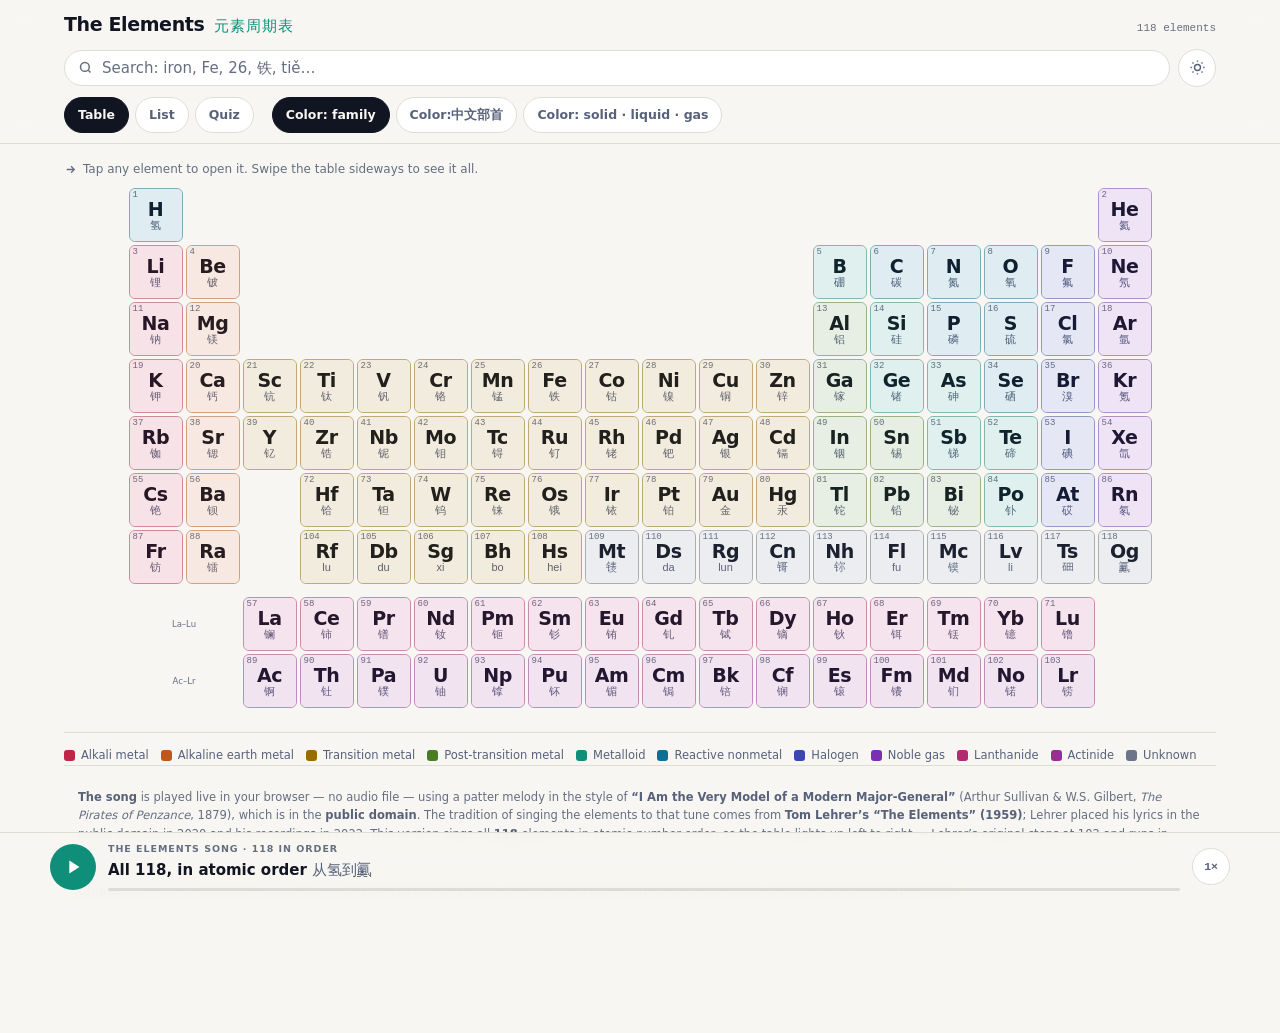
<file: site/index.html>
<meta name="viewport" content="width=device-width, initial-scale=1, viewport-fit=cover">
<title>Spectroscope</title>
<style>
/* ============================================================
   The Elements \2014  spectroscope identity
   Palette derived from real flame-test / emission-line hues.
   ============================================================ */

/* ---- LIGHT (bare :root = complete palette) ---- */
:root{
  --ink:#101521;          /* text */
  --ink-2:#57617a;        /* muted text */
  --ink-3:#656e80;        /* faintest - WCAG AA 4.74:1 on --bg */
  --bg:#f7f6f2;           /* warm paper ground */
  --bg-2:#efeee9;         /* recessed */
  --surface:#ffffff;      /* cards */
  --surface-2:#f3f2ee;
  --line:#ddddd5;         /* hairlines */
  --line-2:#c8c8bf;
  --accent:#0f8f7a;       /* spectroscope aqua, darkened for paper */
  --accent-ink:#ffffff;
  --glow:0 0 0 rgba(0,0,0,0);

  /* spectral category hues \2014  light theme (deeper, for white ground) */
  --c-alkali:#c02648;
  --c-alkaline:#c0561a;
  --c-transition:#9a6b00;
  --c-post:#4a7c26;
  --c-metalloid:#0f8f7a;
  --c-nonmetal:#0d6f95;
  --c-halogen:#3b46b0;
  --c-noble:#7b2fb5;
  --c-lanth:#b32b73;
  --c-act:#9b2c96;
  --c-unknown:#6b7488;

  --shadow:0 1px 2px rgba(16,21,33,.07), 0 8px 24px rgba(16,21,33,.06);
  --sheet-shadow:0 -8px 40px rgba(16,21,33,.16);

  --font-ui:ui-sans-serif,system-ui,-apple-system,"Segoe UI",Roboto,"Helvetica Neue",Arial,sans-serif;
  --font-read:Georgia,"Iowan Old Style","Palatino Linotype",Palatino,"Times New Roman",serif;
  --font-mono:ui-monospace,SFMono-Regular,Menlo,Consolas,"Liberation Mono",monospace;
  --font-zh:"PingFang SC","Hiragino Sans GB","Microsoft YaHei","Noto Sans CJK SC","Source Han Sans SC",sans-serif;

  --tile:38px;
  --r:10px;
}

/* ---- DARK via OS preference (only when no explicit light choice) ---- */
@media (prefers-color-scheme: dark){
  :root:not([data-theme="light"]){
    --ink:#e9eef8;
    --ink-2:#98a3ba;
    --ink-3:#7f88a1;   /* WCAG AA 5.57:1 on --bg */
    --bg:#080b12;
    --bg-2:#0d111b;
    --surface:#141a28;
    --surface-2:#1b2231;
    --line:#242c3d;
    --line-2:#333c51;
    --accent:#5ee6c8;
    --accent-ink:#04140f;
    --glow:0 0 24px rgba(94,230,200,.22);

    /* spectral hues \2014  luminous emission lines on ink */
    --c-alkali:#ff4d6d;
    --c-alkaline:#ff8a3d;
    --c-transition:#ffc857;
    --c-post:#9ee37d;
    --c-metalloid:#5ee6c8;
    --c-nonmetal:#4cc9f0;
    --c-halogen:#7b8cff;
    --c-noble:#c77dff;
    --c-lanth:#ff6fb5;
    --c-act:#f2a0ff;
    --c-unknown:#8a94ab;

    --shadow:0 1px 2px rgba(0,0,0,.5), 0 10px 30px rgba(0,0,0,.45);
    --sheet-shadow:0 -8px 50px rgba(0,0,0,.7);
  }
}

/* ---- DARK via explicit toggle ---- */
:root[data-theme="dark"]{
  --ink:#e9eef8; --ink-2:#98a3ba; --ink-3:#7f88a1;
  --bg:#080b12; --bg-2:#0d111b; --surface:#141a28; --surface-2:#1b2231;
  --line:#242c3d; --line-2:#333c51;
  --accent:#5ee6c8; --accent-ink:#04140f; --glow:0 0 24px rgba(94,230,200,.22);
  --c-alkali:#ff4d6d; --c-alkaline:#ff8a3d; --c-transition:#ffc857;
  --c-post:#9ee37d; --c-metalloid:#5ee6c8; --c-nonmetal:#4cc9f0;
  --c-halogen:#7b8cff; --c-noble:#c77dff; --c-lanth:#ff6fb5;
  --c-act:#f2a0ff; --c-unknown:#8a94ab;
  --shadow:0 1px 2px rgba(0,0,0,.5), 0 10px 30px rgba(0,0,0,.45);
  --sheet-shadow:0 -8px 50px rgba(0,0,0,.7);
}

*,*::before,*::after{box-sizing:border-box;}
[hidden]{display:none !important;}  /* class display rules must not beat the hidden attribute */
html{-webkit-text-size-adjust:100%;}
body{
  margin:0;
  background:var(--bg);
  color:var(--ink);
  font-family:var(--font-ui);
  line-height:1.5;
  -webkit-font-smoothing:antialiased;
  overflow-x:hidden;
}
:focus-visible{outline:2px solid var(--accent);outline-offset:2px;border-radius:4px;}
button{font:inherit;color:inherit;background:none;border:none;cursor:pointer;}

/* ================= header ================= */
.top{
  position:sticky;top:0;z-index:40;
  background:color-mix(in srgb, var(--bg) 88%, transparent);
  backdrop-filter:blur(12px);
  border-bottom:1px solid var(--line);
}
.top-in{max-width:1180px;margin:0 auto;padding:10px 14px 0;}
.brand{display:flex;align-items:baseline;gap:10px;flex-wrap:wrap;}
.brand h1{
  margin:0;font-size:19px;font-weight:800;letter-spacing:-.02em;
}
.brand .zh{font-family:var(--font-zh);font-size:15px;color:var(--accent);letter-spacing:.06em;}
.brand .count{
  margin-left:auto;font-family:var(--font-mono);font-size:11px;color:var(--ink-3);
  font-variant-numeric:tabular-nums;
}
.controls{display:flex;gap:8px;align-items:center;padding:10px 0;flex-wrap:wrap;}
.search{
  flex:1 1 150px;min-width:0;display:flex;align-items:center;gap:7px;
  background:var(--surface);border:1px solid var(--line);border-radius:999px;
  padding:7px 13px;
}
.search input{
  flex:1;min-width:0;border:none;background:none;color:var(--ink);
  font-size:15px;outline:none;font-family:var(--font-ui);
}
.search input::placeholder{color:var(--ink-3);}
.search svg{flex:none;color:var(--ink-3);}
.iconbtn{
  flex:none;width:38px;height:38px;border-radius:999px;border:1px solid var(--line);
  background:var(--surface);display:grid;place-items:center;color:var(--ink-2);
  transition:color .15s, border-color .15s;
}
.iconbtn:hover{color:var(--accent);border-color:var(--accent);}
.iconbtn.on{background:var(--accent);color:var(--accent-ink);border-color:var(--accent);}

/* segmented chips */
.chips{display:flex;gap:6px;overflow-x:auto;padding:0 0 10px;scrollbar-width:none;}
.chips::-webkit-scrollbar{display:none;}
.chip{
  flex:none;padding:8px 13px;min-height:36px;display:inline-flex;align-items:center;border-radius:999px;border:1px solid var(--line);
  background:var(--surface);color:var(--ink-2);font-size:12.5px;font-weight:600;
  white-space:nowrap;transition:all .15s;
}
.chip:hover{border-color:var(--accent);color:var(--accent);}
.chip[aria-pressed="true"]{background:var(--ink);color:var(--bg);border-color:var(--ink);}
.chip .zh{font-family:var(--font-zh);}

/* ================= main ================= */
main{max-width:1180px;margin:0 auto;padding:16px 14px 132px;}
.hint{
  font-size:12px;color:var(--ink-3);margin:0 0 10px;display:flex;gap:6px;align-items:center;
}

/* ---- periodic table ---- */
.tablewrap{overflow-x:auto;padding-bottom:8px;-webkit-overflow-scrolling:touch;}
.ptable{
  display:grid;
  grid-template-columns:repeat(18, var(--tile));
  gap:3px;width:max-content;margin:0 auto;
}
.cell{
  width:var(--tile);height:var(--tile);border-radius:6px;
  background:var(--surface);border:1px solid var(--line);
  display:flex;flex-direction:column;align-items:center;justify-content:center;
  gap:0;line-height:1;position:relative;overflow:hidden;
  transition:transform .12s, box-shadow .12s, border-color .12s;
  color:var(--ink);
}
.cell:hover{transform:translateY(-2px);z-index:2;box-shadow:var(--shadow);}
.cell .z{
  position:absolute;top:2px;left:3px;font-family:var(--font-mono);
  font-size:7.5px;color:var(--ink-3);font-variant-numeric:tabular-nums;
}
.cell .sym{font-weight:800;font-size:14px;letter-spacing:-.02em;}
.cell .zh{font-family:var(--font-zh);font-size:9px;color:var(--ink-2);margin-top:1px;}
.cell::after{
  content:"";position:absolute;inset:0;border-radius:inherit;
  background:var(--hue);opacity:.13;pointer-events:none;
}
.cell{border-color:color-mix(in srgb, var(--hue) 45%, var(--line));}
.cell.dim{opacity:.2;}
.cell.hit{border-color:var(--hue);box-shadow:0 0 0 2px var(--hue), var(--glow);}
.cell.sung{
  animation:ignite .7s ease-out;
}
.cell.singing{
  border-color:var(--accent);
  box-shadow:0 0 0 2px var(--accent), 0 0 20px var(--accent);
  transform:scale(1.22);z-index:5;
}
@keyframes ignite{
  0%{box-shadow:0 0 0 3px var(--accent), 0 0 26px var(--accent);}
  100%{box-shadow:0 0 0 0 transparent;}
}
.spacer{grid-column:1 / -1;height:7px;}
.fnote{
  grid-column:1 / 3;display:grid;place-items:center;
  font-size:8.5px;color:var(--ink-3);text-align:center;line-height:1.25;
}

/* ---- list view ---- */
.list{display:grid;gap:7px;}
.row{
  display:flex;align-items:center;gap:12px;padding:9px 12px;text-align:left;
  background:var(--surface);border:1px solid var(--line);border-radius:var(--r);
  border-left:3px solid var(--hue);
  transition:transform .12s, box-shadow .12s;width:100%;
}
.row:hover{transform:translateX(3px);box-shadow:var(--shadow);}
.row .sym{
  font-weight:800;font-size:17px;width:42px;flex:none;color:var(--hue);
  letter-spacing:-.02em;
}
.row .nm{flex:1;min-width:0;}
.row .nm b{display:block;font-size:14.5px;font-weight:650;}
.row .nm span{font-size:11.5px;color:var(--ink-3);}
.row .rzh{font-family:var(--font-zh);font-size:16px;color:var(--ink-2);flex:none;}
.row .rz{
  font-family:var(--font-mono);font-size:11px;color:var(--ink-3);
  width:30px;text-align:right;flex:none;font-variant-numeric:tabular-nums;
}

/* ---- legend ---- */
.legend{display:flex;flex-wrap:wrap;gap:6px 12px;margin:16px 0 0;padding-top:14px;border-top:1px solid var(--line);}
.lg{display:flex;align-items:center;gap:6px;font-size:11.5px;color:var(--ink-2);}
.lg i{width:11px;height:11px;border-radius:3px;background:var(--hue);flex:none;}
.lg .zh{font-family:var(--font-zh);font-size:13px;}

/* ================= detail sheet ================= */
.scrim{
  position:fixed;inset:0;background:rgba(4,7,14,.62);z-index:50;
  opacity:0;pointer-events:none;transition:opacity .25s;
  backdrop-filter:blur(3px);
}
.scrim.open{opacity:1;pointer-events:auto;}
.sheet{
  position:fixed;left:0;right:0;bottom:0;z-index:51;
  /* vh on phones measures the viewport with the browser toolbars HIDDEN, so a 92vh
     sheet pushed its own header under Safari's address bar. svh is the viewport with
     toolbars SHOWN - the sheet always fits. vh stays as the fallback for old engines. */
  max-height:90vh;max-height:calc(100svh - 40px);
  overflow-y:auto;-webkit-overflow-scrolling:touch;
  overscroll-behavior:contain;   /* scrolling the sheet must not scroll the page behind */
  background:var(--bg);border-top:2px solid var(--hue);
  border-radius:18px 18px 0 0;box-shadow:var(--sheet-shadow);
  transform:translateY(101%);transition:transform .3s cubic-bezier(.32,.72,0,1);
}
.sheet.open{transform:translateY(0);}
@media(min-width:760px){
  .sheet{
    left:50%;right:auto;bottom:auto;top:50%;width:min(680px,92vw);
    transform:translate(-50%,-46%) scale(.97);opacity:0;
    border-radius:16px;border:1px solid var(--line);border-top:3px solid var(--hue);
    max-height:88vh;max-height:88svh;
  }
  .sheet.open{transform:translate(-50%,-50%) scale(1);opacity:1;}
}
/* Pinned bar: the close button used to be absolutely positioned inside the
   scrolling sheet, so it scrolled away the moment you read past the header. */
.sheet-bar{
  position:sticky;top:0;z-index:3;
  display:flex;align-items:center;gap:10px;min-height:54px;
  padding:10px 12px 8px 20px;
  background:color-mix(in srgb, var(--bg) 90%, transparent);
  backdrop-filter:blur(10px);-webkit-backdrop-filter:blur(10px);
  border-bottom:1px solid transparent;transition:border-color .2s;
  touch-action:none;             /* the bar is the drag handle */
}
.sheet.scrolled .sheet-bar{border-bottom-color:var(--line);}
.grab{
  position:absolute;top:6px;left:50%;transform:translateX(-50%);
  width:38px;height:5px;border-radius:99px;background:var(--line-2);
}
@media(min-width:760px){.grab{display:none;} .sheet-bar{touch-action:auto;}}
.sheet-mini{
  flex:1;min-width:0;font-size:15px;font-weight:750;letter-spacing:-.01em;
  white-space:nowrap;overflow:hidden;text-overflow:ellipsis;
  opacity:0;transform:translateY(4px);transition:opacity .2s, transform .2s;
}
.sheet-mini b{color:var(--hue);margin-right:6px;}
.sheet-mini span{font-family:var(--font-zh);color:var(--ink-2);font-weight:500;margin-left:6px;}
.sheet.scrolled .sheet-mini{opacity:1;transform:none;}
.sheet-in{padding:2px 20px calc(34px + env(safe-area-inset-bottom));}
.close{
  flex:none;margin-left:auto;width:40px;height:40px;border-radius:999px;
  background:var(--surface-2);color:var(--ink-2);display:grid;place-items:center;
}
.close:hover{color:var(--ink);}
/* freeze the page behind an open sheet */
html.sheet-lock, html.sheet-lock body{overflow:hidden;}

.dhead{display:flex;gap:15px;align-items:flex-start;padding:6px 0 14px;}
.dsym{
  width:74px;height:74px;flex:none;border-radius:13px;
  background:color-mix(in srgb, var(--hue) 15%, var(--surface));
  border:1.5px solid var(--hue);
  display:flex;flex-direction:column;align-items:center;justify-content:center;line-height:1;
}
.dsym b{font-size:29px;font-weight:800;letter-spacing:-.02em;color:var(--hue);}
.dsym span{font-family:var(--font-mono);font-size:10px;color:var(--ink-2);margin-top:4px;}
.dtitle{flex:1;min-width:0;padding-top:2px;}
.dtitle h2{margin:0;font-size:26px;font-weight:800;letter-spacing:-.02em;line-height:1.1;}
.dzh{display:flex;align-items:baseline;gap:9px;margin-top:6px;flex-wrap:wrap;}
.dzh b{font-family:var(--font-zh);font-size:27px;font-weight:600;line-height:1;}
.dzh i{font-style:normal;font-family:var(--font-mono);font-size:13px;color:var(--accent);}
.dcat{
  display:inline-block;margin-top:8px;font-size:11px;font-weight:700;
  text-transform:uppercase;letter-spacing:.07em;color:var(--hue);
}

.radbadge{
  display:flex;gap:10px;align-items:center;padding:9px 12px;margin:0 0 16px;
  background:var(--surface);border:1px solid var(--line);border-radius:var(--r);
  border-left:3px solid var(--accent);
}
.radbadge b{font-family:var(--font-zh);font-size:23px;color:var(--accent);line-height:1;flex:none;}
.radbadge span{font-size:12.5px;color:var(--ink-2);}

.stats{
  display:grid;grid-template-columns:repeat(auto-fit,minmax(112px,1fr));gap:1px;
  background:var(--line);border:1px solid var(--line);border-radius:var(--r);
  overflow:hidden;margin-bottom:18px;
}
.st{background:var(--surface);padding:9px 11px;}
.st dt{font-size:9.5px;text-transform:uppercase;letter-spacing:.07em;color:var(--ink-3);font-weight:700;}
.st dd{
  margin:3px 0 0;font-size:14px;font-weight:650;
  font-family:var(--font-mono);font-variant-numeric:tabular-nums;
}
.st dd.txt{font-family:var(--font-ui);font-size:13px;font-weight:600;}

.prose{
  font-family:var(--font-read);font-size:16.5px;line-height:1.62;
  color:var(--ink);margin:0 0 20px;max-width:62ch;
}
h3.sec{
  font-size:11px;text-transform:uppercase;letter-spacing:.1em;color:var(--ink-3);
  margin:0 0 10px;font-weight:750;
}
.facts{list-style:none;margin:0 0 22px;padding:0;display:grid;gap:8px;}
.facts li{
  position:relative;padding:9px 12px 9px 34px;background:var(--surface);
  border:1px solid var(--line);border-radius:var(--r);font-size:14px;line-height:1.5;
}
.facts li::before{
  content:counter(f);counter-increment:f;position:absolute;left:11px;top:9px;
  font-family:var(--font-mono);font-size:11px;color:var(--accent);font-weight:700;
}
.facts{counter-reset:f;}

.ctable{width:100%;border-collapse:collapse;font-size:13px;}
.ctable th{
  text-align:left;font-size:9.5px;text-transform:uppercase;letter-spacing:.07em;
  color:var(--ink-3);padding:0 8px 7px 0;font-weight:750;border-bottom:1px solid var(--line);
}
.ctable td{padding:8px 8px 8px 0;border-bottom:1px solid var(--line);vertical-align:top;}
.ctable tr:last-child td{border-bottom:none;}
.ctable .f{font-family:var(--font-mono);font-size:12px;color:var(--hue);white-space:nowrap;font-weight:600;}
.ctable .n{font-weight:620;}
.ctable .z{font-family:var(--font-zh);color:var(--ink-2);white-space:nowrap;}
.ctable .a{color:var(--ink-2);font-size:12.5px;}
.cwrap{overflow-x:auto;margin-bottom:18px;}
.note{
  font-size:13px;line-height:1.55;color:var(--ink-2);background:var(--surface);
  border:1px solid var(--line);border-left:3px solid var(--c-noble);
  border-radius:var(--r);padding:11px 13px;margin:0 0 18px;
}
.note b{color:var(--ink);}

/* ================= song player ================= */
.player{
  position:fixed;left:0;right:0;bottom:0;z-index:45;
  background:color-mix(in srgb, var(--bg) 94%, transparent);
  backdrop-filter:blur(14px);
  border-top:1px solid var(--line);
  padding:9px 14px calc(9px + env(safe-area-inset-bottom));
}
.player-in{max-width:1180px;margin:0 auto;display:flex;align-items:center;gap:12px;}
.play{
  width:46px;height:46px;flex:none;border-radius:999px;
  background:var(--accent);color:var(--accent-ink);
  display:grid;place-items:center;box-shadow:var(--glow);
  transition:transform .12s;
}
.play:hover{transform:scale(1.06);}
.ptext{flex:1;min-width:0;}
.plabel{
  font-size:9.5px;text-transform:uppercase;letter-spacing:.1em;
  color:var(--ink-3);font-weight:750;
}
.lyric{
  font-size:15px;font-weight:650;margin-top:2px;
  white-space:nowrap;overflow:hidden;text-overflow:ellipsis;
  font-variant-numeric:tabular-nums;
}
.lyric em{font-style:normal;color:var(--accent);}
.lyric .zh{font-family:var(--font-zh);color:var(--ink-2);font-weight:500;}
.bar{height:3px;background:var(--line);border-radius:99px;margin-top:7px;overflow:hidden;}
.bar i{display:block;height:100%;width:0;background:var(--accent);border-radius:99px;}
.speed{
  flex:none;font-family:var(--font-mono);font-size:11.5px;font-weight:700;
  color:var(--ink-2);border:1px solid var(--line);border-radius:999px;
  padding:9px 11px;min-height:36px;background:var(--surface);
}
.speed:hover{color:var(--accent);border-color:var(--accent);}

/* ================= misc ================= */
.empty{text-align:center;padding:44px 20px;color:var(--ink-3);font-size:14px;}
.credits{
  max-width:1180px;margin:0 auto;padding:22px 14px 0;border-top:1px solid var(--line);
  font-size:11.5px;line-height:1.65;color:var(--ink-3);
}
.credits a{color:var(--accent);}
.credits b{color:var(--ink-2);font-weight:650;}

@media(min-width:560px){ :root{--tile:44px;} .cell .sym{font-size:16px;} .cell .zh{font-size:10px;} }
@media(min-width:1000px){ :root{--tile:54px;} .cell .sym{font-size:19px;} .cell .zh{font-size:11px;} .cell .z{font-size:9px;} }

@media (prefers-reduced-motion: reduce){
  *,*::before,*::after{animation-duration:.01ms !important;transition-duration:.01ms !important;}
  .cell.singing{transform:none;}
}

/* ================= quiz ================= */
.quiz{
  max-width:620px;margin:0 auto;background:var(--surface);
  border:1px solid var(--line);border-radius:14px;padding:16px 16px 18px;
  box-shadow:var(--shadow);
}
.qbar{
  display:flex;align-items:center;gap:18px;padding-bottom:14px;
  border-bottom:1px solid var(--line);margin-bottom:16px;
}
.qstat dt{font-size:9.5px;text-transform:uppercase;letter-spacing:.08em;color:var(--ink-3);font-weight:750;}
.qstat dd{
  margin:2px 0 0;font-family:var(--font-mono);font-size:16px;font-weight:700;
  font-variant-numeric:tabular-nums;color:var(--accent);
}
.qskip{
  margin-left:auto;font-size:12px;font-weight:650;color:var(--ink-3);
  border:1px solid var(--line);border-radius:999px;padding:9px 14px;min-height:36px;
}
.qskip:hover{color:var(--accent);border-color:var(--accent);}
.qprompt{
  margin:0;font-size:20px;line-height:1.35;font-weight:600;
  letter-spacing:-.01em;text-wrap:balance;
}
.qprompt b{font-weight:800;color:var(--accent);}
.qzh{font-family:var(--font-zh);font-size:1.15em;}
.qf{font-family:var(--font-mono);}
.qsub{
  margin:10px 0 0;font-family:var(--font-read);font-size:15px;
  line-height:1.5;color:var(--ink-2);
}
.qopts{display:grid;gap:9px;margin-top:18px;}
.opt{
  text-align:left;padding:13px 15px;border-radius:10px;
  border:1.5px solid var(--line);background:var(--bg);
  font-size:15.5px;font-weight:600;transition:border-color .12s, transform .12s;
}
.opt:hover:not(:disabled){border-color:var(--accent);transform:translateX(3px);}
.opt:disabled{cursor:default;}
.opt.right{border-color:#12a150;background:color-mix(in srgb,#12a150 14%,var(--bg));}
.opt.wrong{border-color:#e0344b;background:color-mix(in srgb,#e0344b 12%,var(--bg));}
.qfeed{margin-top:0;font-size:14.5px;line-height:1.55;}
.qfeed.good,.qfeed.bad{
  margin-top:15px;padding:13px 15px;border-radius:10px;
  border:1px solid var(--line);border-left:3px solid var(--accent);
  background:var(--bg);
}
.qfeed.bad{border-left-color:#e0344b;}
.qfeed.good{border-left-color:#12a150;}
.qfeed b{color:var(--ink);}
.qnext{
  display:block;margin-top:12px;background:var(--accent);color:var(--accent-ink);
  font-weight:700;font-size:14px;padding:10px 18px;border-radius:999px;
}
.qnext:hover{filter:brightness(1.08);}

/* chemical formulas: real subscripts, without wrecking line height */
sub,sup{font-size:.68em;line-height:0;position:relative;font-weight:inherit;}
sub{bottom:-.25em;}
sup{top:-.42em;}
.ctable .f,.qf{letter-spacing:.01em;}

/* On a phone a 4-column compound table squeezes into unreadable slivers.
   Below 560px each compound becomes a stacked card instead. */
@media (max-width:559px){
  .ctable thead{display:none;}
  .ctable,.ctable tbody,.ctable tr,.ctable td{display:block;width:100%;}
  .ctable tr{padding:11px 0;border-bottom:1px solid var(--line);}
  .ctable tr:last-child{border-bottom:none;}
  .ctable td{border:none;padding:0;}
  .ctable .f{font-size:14px;font-weight:700;margin-bottom:3px;}
  .ctable .n,.ctable .z{display:inline-block;vertical-align:baseline;width:auto;}
  .ctable .z{margin-left:8px;}
  .ctable .a{margin-top:4px;font-size:13px;line-height:1.5;}
  .cwrap{overflow-x:auto;}   /* safety net: a very long formula scrolls rather than spilling */
}
.ctable .z:empty{display:none;}

/* character-construction note for the newly invented names */
.radbadge.zhbuild{border-left-color:var(--c-noble);}
.radbadge.zhbuild b{color:var(--c-noble);font-size:27px;}

</style>
<header class="top">
  <div class="top-in">
    <div class="brand">
      <h1>The Elements</h1>
      <span class="zh" lang="zh-Hans">&#x5143;&#x7d20;&#x5468;&#x671f;&#x8868;</span>
      <span class="count" id="count">118 elements</span>
    </div>

    <div class="controls">
      <label class="search">
        <svg width="15" height="15" viewBox="0 0 24 24" fill="none" stroke="currentColor" stroke-width="2.4" aria-hidden="true">
          <circle cx="11" cy="11" r="7"/><path d="m20 20-3.5-3.5"/>
        </svg>
        <input id="q" type="search" placeholder="Search: iron, Fe, 26, &#x94c1;, ti&#x11b;&#x2026;" aria-label="Search the elements">
      </label>
      <button class="iconbtn" id="theme" aria-label="Switch between light and dark">
        <svg width="17" height="17" viewBox="0 0 24 24" fill="none" stroke="currentColor" stroke-width="2" aria-hidden="true">
          <circle cx="12" cy="12" r="4.2"/><path d="M12 2v2M12 20v2M2 12h2M20 12h2M4.9 4.9l1.4 1.4M17.7 17.7l1.4 1.4M19.1 4.9l-1.4 1.4M6.3 17.7l-1.4 1.4"/>
        </svg>
      </button>
    </div>

    <div class="chips" role="group" aria-label="Display options">
      <button class="chip" data-view="table" aria-pressed="true">Table</button>
      <button class="chip" data-view="list" aria-pressed="false">List</button>
      <button class="chip" data-view="quiz" aria-pressed="false">Quiz</button>
      <span style="width:6px"></span>
      <button class="chip" data-mode="cat" aria-pressed="true">Color: family</button>
      <button class="chip" data-mode="rad" aria-pressed="false">Color: <span class="zh" lang="zh-Hans">&#x4e2d;&#x6587;&#x90e8;&#x9996;</span></button>
      <button class="chip" data-mode="state" aria-pressed="false">Color: solid &#xb7; liquid &#xb7; gas</button>
    </div>
  </div>
</header>

<main>
  <p class="hint" id="hint">
    <svg width="13" height="13" viewBox="0 0 24 24" fill="none" stroke="currentColor" stroke-width="2.4" aria-hidden="true">
      <path d="M5 12h14M13 6l6 6-6 6"/>
    </svg>
    Tap any element to open it. Swipe the table sideways to see it all.
  </p>

  <div class="tablewrap" id="tablewrap"><div class="ptable" id="ptable"></div></div>
  <div class="list" id="list" hidden></div>

  <section class="quiz" id="quiz" hidden aria-label="Element quiz">
    <div class="qbar">
      <div class="qstat"><dt>Score</dt><dd id="qscore">0/0</dd></div>
      <div class="qstat"><dt>Streak</dt><dd id="qstreak">&#8212;</dd></div>
      <button class="qskip" id="qskip">Skip &rarr;</button>
    </div>
    <p class="qprompt" id="qprompt"></p>
    <p class="qsub" id="qsub" hidden></p>
    <div class="qopts" id="qopts"></div>
    <div class="qfeed" id="qfeed"></div>
  </section>

  <div class="legend" id="legend"></div>

  <p class="credits">
    <b>The song</b> is played live in your browser &#x2014; no audio file &#x2014; using a patter melody in the style of
    <b>&#x201c;I Am the Very Model of a Modern Major-General&#x201d;</b> (Arthur Sullivan &amp; W.S. Gilbert,
    <i>The Pirates of Penzance</i>, 1879), which is in the <b>public domain</b>.
    The tradition of singing the elements to that tune comes from <b>Tom Lehrer&#x2019;s &#x201c;The Elements&#x201d; (1959)</b>;
    Lehrer placed his lyrics in the public domain in 2020 and his recordings in 2022.
    This version sings all <b>118</b> elements in atomic-number order, so the table lights up left to right &#x2014;
    Lehrer&#x2019;s original stops at 102 and runs in rhyme order.
    <br><br>
    <b>Chinese:</b> Simplified characters (&#x7b80;&#x4f53;). Elements 104&#x2013;118 use very new, rare characters that many
    fonts cannot draw, so those show their pinyin instead.
  </p>
</main>

<div class="scrim" id="scrim"></div>
<aside class="sheet" id="sheet" role="dialog" aria-modal="true" aria-label="Element details">
  <div class="sheet-bar" id="sheet-bar">
    <div class="grab" aria-hidden="true"></div>
    <div class="sheet-mini" id="sheet-mini" aria-hidden="true"></div>
    <button class="close" id="close" aria-label="Close">
      <svg width="18" height="18" viewBox="0 0 24 24" fill="none" stroke="currentColor" stroke-width="2.4" aria-hidden="true">
        <path d="M6 6l12 12M18 6L6 18"/>
      </svg>
    </button>
  </div>
  <div class="sheet-in" id="sheet-in"></div>
</aside>

<div class="player">
  <div class="player-in">
    <button class="play" id="play" aria-label="Play the elements song">
      <svg width="22" height="22" viewBox="0 0 24 24" fill="currentColor" id="playicon" aria-hidden="true"><path d="M8 5v14l11-7z"/></svg>
    </button>
    <div class="ptext">
      <div class="plabel">The Elements Song &#xb7; 118 in order</div>
      <div class="lyric" id="lyric">All 118, in atomic order <span class="zh" lang="zh-Hans">&#x4ece;&#x6c22;&#x5230;&#x9feb;</span></div>
      <div class="bar"><i id="bar"></i></div>
    </div>
    <button class="speed" id="speed" aria-label="Change speed">1&#xd7;</button>
  </div>
</div>
<script>
const ELEMENTS=[{"z":1,"sym":"H","name":"Hydrogen","zh":"\u6c22","py":"q\u012bng","rare":false,"rad":"\u6c14","radM":"gas","cat":"Reactive nonmetal","g":1,"p":1,"blk":"s","mass":1.008,"state":"gas","disc":{"year":1766,"by":"Henry Cavendish"},"means":"From Greek hydro + genes, 'water maker'","ppm":1400,"ch":{"common":[1],"all":[-1,1]},"desc":"Hydrogen is the smallest and lightest atom in the whole universe: just one proton with one electron whizzing around it. It is also the most common element anywhere \u2014 about three quarters of all the stuff in space is hydrogen. Stars like our Sun are giant balls of hydrogen squeezing together to make light and heat.","facts":["If the periodic table were a race, hydrogen would win for being first AND lightest.","The Sun burns about 600 million tons of hydrogen every single second.","Two hydrogen atoms plus one oxygen atom make water \u2014 so you are mostly made of hydrogen by atom count.","Hydrogen gas is so light that a balloon filled with it floats up and away.","Rockets use liquid hydrogen as fuel because it packs a huge punch for its weight."],"cmp":[["H2O","Water","\u6c34","The most important compound on Earth \u2014 you drink it, swim in it, and are made of it."],["CH4","Methane","\u7532\u70f7","Natural gas that cooks food on a stove; also what cows burp."],["NH3","Ammonia","\u6c28","A sharp-smelling gas turned into fertilizer that grows much of the world's food."],["HCl","Hydrochloric acid","\u76d0\u9178","A strong acid \u2014 your own stomach makes it to digest lunch."],["H2O2","Hydrogen peroxide","\u8fc7\u6c27\u5316\u6c22","Water with an extra oxygen; it fizzes on cuts and bleaches hair."],["H2SO4","Sulfuric acid","","The world's most-produced chemical, used inside car batteries."],["C6H12O6","Glucose","","The sugar plants make from sunlight and your body burns for energy."],["C2H6O","Ethanol","","The alcohol in hand sanitizer and in some car fuels."],["NaOH","Sodium hydroxide","","Also called lye \u2014 used to make soap and unclog drains."],["H2S","Hydrogen sulfide","","The rotten-egg gas that bubbles out of swamps and volcanoes."]],"note":"","ex":[],"syl":3,"zhNote":"","zhB":null},{"z":2,"sym":"He","name":"Helium","zh":"\u6c26","py":"h\u00e0i","rare":false,"rad":"\u6c14","radM":"gas","cat":"Noble gas","g":18,"p":1,"blk":"s","mass":4.0026,"state":"gas","disc":{"year":1868,"by":"Pierre Janssen and Norman Lockyer"},"means":"From Greek helios, 'sun'","ppm":0.008,"ch":{"common":[0],"all":[0]},"desc":"Helium is the second lightest element and the ultimate loner \u2014 it almost never joins up with other atoms, so it has no real compounds. It was discovered on the Sun before anyone found it on Earth, by studying sunlight through a prism. Today we collect it from underground gas wells.","facts":["Helium was found on the Sun first \u2014 it is the only element discovered in space before Earth.","Breathing a little helium makes your voice squeaky because sound travels faster through it.","Helium is the only substance that never freezes solid, no matter how cold it gets, unless you also squeeze it.","Below \u2212271 \u00b0C liquid helium becomes a 'superfluid' that can climb up the walls of its container.","Party balloons use only a tiny slice of our helium; most cools the giant magnets in hospital MRI scanners."],"cmp":[],"note":"Helium is a noble gas and forms no stable everyday compounds. Chemists have only made fragile molecules like HeH+ (helium hydride) inside special equipment \u2014 it was also the very first molecule ever to form in the universe.","ex":[["HeH+","Helium hydride ion","Thought to be the first molecule ever made after the Big Bang; spotted in space in 2019."]],"syl":3,"zhNote":"","zhB":null},{"z":3,"sym":"Li","name":"Lithium","zh":"\u9502","py":"l\u01d0","rare":false,"rad":"\u9485","radM":"metal","cat":"Alkali metal","g":1,"p":2,"blk":"s","mass":6.94,"state":"solid","disc":{"year":1817,"by":"Johan August Arfwedson"},"means":"From Greek lithos, 'stone'","ppm":20,"ch":{"common":[1],"all":[1]},"desc":"Lithium is the lightest metal of all \u2014 so light it floats on water, though it fizzes and reacts the moment it touches it. It is soft enough to cut with a butter knife. Lithium is the superstar of rechargeable batteries in phones, laptops and electric cars.","facts":["Lithium is so light it would float on water \u2014 if it did not react with it first.","It must be stored under oil, because plain air makes it tarnish.","Lithium burns with a beautiful crimson-red flame, used in fireworks.","The battery in your phone shuttles lithium ions back and forth every time you charge it.","Lithium is one of only three elements made in the Big Bang itself, along with hydrogen and helium."],"cmp":[["LiCoO2","Lithium cobalt oxide","\u94b4\u9178\u9502","The material inside most phone and laptop batteries."],["Li2CO3","Lithium carbonate","\u78b3\u9178\u9502","The main lithium chemical mined from salt flats; also a medicine."],["LiCl","Lithium chloride","\u6c2f\u5316\u9502","A salt so thirsty for water it is used to dry out air."],["LiOH","Lithium hydroxide","\u6c22\u6c27\u5316\u9502","Scrubs carbon dioxide from the air on spacecraft and submarines."],["LiFePO4","Lithium iron phosphate","\u78f7\u9178\u94c1\u9502","A safe, long-lasting battery material used in many electric cars."],["LiF","Lithium fluoride","","A crystal so clear it lets ultraviolet light pass straight through."],["LiAlSi2O6","Spodumene","","The hard rock mineral that most of the world's lithium is dug out of."],["LiH","Lithium hydride","","A powdery solid that stores hydrogen gas."],["LiNO3","Lithium nitrate","","Used in red-colored fireworks and in heat-storing materials."],["LiAlH4","Lithium aluminum hydride","","A powerful chemistry-lab tool for building new molecules."]],"note":"","ex":[],"syl":3,"zhNote":"","zhB":null},{"z":4,"sym":"Be","name":"Beryllium","zh":"\u94cd","py":"p\u00ed","rare":false,"rad":"\u9485","radM":"metal","cat":"Alkaline earth metal","g":2,"p":2,"blk":"s","mass":9.0122,"state":"solid","disc":{"year":1798,"by":"Louis-Nicolas Vauquelin"},"means":"From the gemstone beryl","ppm":2.8,"ch":{"common":[2],"all":[2]},"desc":"Beryllium is a light, stiff, silvery metal that is stronger than steel for its weight. It hides inside famous gemstones \u2014 emeralds and aquamarines are both beryllium crystals colored by tiny impurities. Beryllium dust is poisonous, so only trained scientists handle it.","facts":["Emeralds and aquamarines are the same beryllium mineral, just different colors.","The mirrors on the James Webb Space Telescope are made of beryllium because it barely shrinks in the cold of space.","Beryllium is transparent to X-rays, so it makes the windows on X-ray machines.","Mixed with copper it makes tools that cannot spark \u2014 vital near explosive fuels.","It is one of the lightest metals, yet a beryllium beam is stiffer than a steel one."],"cmp":[["Be3Al2Si6O18","Beryl","\u7eff\u67f1\u77f3","The gemstone mineral that gives us emerald and aquamarine."],["BeO","Beryllium oxide","\u6c27\u5316\u94cd","A ceramic that carries heat like a metal but does not conduct electricity."],["Be(OH)2","Beryllium hydroxide","\u6c22\u6c27\u5316\u94cd","The white powder made when beryllium ore is first processed."],["BeF2","Beryllium fluoride","\u6c1f\u5316\u94cd","A glassy solid used in some experimental nuclear reactor fuels."],["BeCl2","Beryllium chloride","\u6c2f\u5316\u94cd","Forms long chain-like structures, unusual for a simple salt."],["Be2SiO4","Phenakite","","A rare, very hard gemstone mineral."],["BeAl2O4","Chrysoberyl","","The gem alexandrite, which looks green in daylight and red in lamplight."],["BeSO4","Beryllium sulfate","","A water-soluble salt used in laboratories."],["BeCO3","Beryllium carbonate","","An unstable salt that easily gives off carbon dioxide."],["Be(NO3)2","Beryllium nitrate","","Used to stiffen the glowing mantles in old gas lanterns."]],"note":"","ex":[],"syl":4,"zhNote":"","zhB":null},{"z":5,"sym":"B","name":"Boron","zh":"\u787c","py":"p\u00e9ng","rare":false,"rad":"\u77f3","radM":"solid nonmetal","cat":"Metalloid","g":13,"p":2,"blk":"p","mass":10.81,"state":"solid","disc":{"year":1808,"by":"Humphry Davy, Gay-Lussac and Th\u00e9nard"},"means":"From borax, the mineral it was first found in","ppm":10,"ch":{"common":[3],"all":[-5,-1,1,2,3]},"desc":"Boron sits on the fence between metals and non-metals, so it is called a metalloid. Pure boron is a hard, dark, brittle solid, almost as hard as diamond. You meet boron every day in heat-proof glass, laundry powder and the slime you can make at home.","facts":["Boron makes glass that will not crack when it goes from the oven to the counter \u2014 that is Pyrex.","Borax plus glue is the classic recipe for homemade slime.","Boron carbide is so hard it is used in bulletproof vests and tank armor.","Boron gobbles up neutrons, so it is used in nuclear reactor control rods to slow reactions down.","Plants need a tiny amount of boron to grow \u2014 too little and their leaves curl up."],"cmp":[["Na2B4O7\u00b710H2O","Borax","\u787c\u7802","A soft white mineral used in laundry detergent and slime recipes."],["H3BO3","Boric acid","\u787c\u9178","A mild antiseptic, and a very effective ant and cockroach powder."],["B2O3","Boron trioxide","\u4e09\u6c27\u5316\u4e8c\u787c","The ingredient that makes heat-proof borosilicate glass."],["B4C","Boron carbide","\u78b3\u5316\u787c","One of the hardest materials known \u2014 used for armor plating."],["BN","Boron nitride","\u6c2e\u5316\u787c","Comes in a slippery form like pencil lead and a hard form like diamond."],["BF3","Boron trifluoride","","A gas that chemists use to kick-start reactions."],["NaBH4","Sodium borohydride","","A handy chemical for adding hydrogen to other molecules."],["B2H6","Diborane","","A strange molecule where hydrogen atoms act like bridges."],["CaB6","Calcium hexaboride","","Added to steel and copper to make them tougher."],["BCl3","Boron trichloride","","Used to purify metals like aluminum and to make computer chips."]],"note":"","ex":[],"syl":2,"zhNote":"","zhB":null},{"z":6,"sym":"C","name":"Carbon","zh":"\u78b3","py":"t\u00e0n","rare":false,"rad":"\u77f3","radM":"solid nonmetal","cat":"Reactive nonmetal","g":14,"p":2,"blk":"p","mass":12.011,"state":"solid","disc":{"year":null,"by":"Known since ancient times"},"means":"From Latin carbo, 'coal'","ppm":200,"ch":{"common":[-4,4],"all":[-4,-3,-2,-1,0,1,2,3,4]},"desc":"Carbon is the element of life. Every living thing on Earth \u2014 you, your dog, trees, mushrooms \u2014 is built on carbon because carbon atoms link into long chains and rings like Lego bricks. The same element can be soft gray pencil lead or the hardest diamond, depending only on how the atoms are arranged.","facts":["Diamond and pencil lead are both pure carbon \u2014 only the atom arrangement differs.","About 18% of your body's weight is carbon.","Carbon atoms can bond into hollow soccer balls called buckyballs and tubes called nanotubes.","Graphene, a sheet of carbon one atom thick, is the strongest material ever measured.","Carbon dating uses a rare radioactive carbon to work out how old ancient bones and wood are."],"cmp":[["CO2","Carbon dioxide","\u4e8c\u6c27\u5316\u78b3","The gas you breathe out and plants breathe in; also the fizz in soda."],["CH4","Methane","\u7532\u70f7","Natural gas \u2014 the simplest carbon compound and a powerful greenhouse gas."],["C6H12O6","Glucose","\u8461\u8404\u7cd6","The sugar that fuels every cell in your body."],["CaCO3","Calcium carbonate","\u78b3\u9178\u9499","Chalk, limestone, seashells and eggshells are all made of it."],["CO","Carbon monoxide","\u4e00\u6c27\u5316\u78b3","An invisible, odorless and dangerous gas from incomplete burning."],["C2H6O","Ethanol","","The alcohol in sanitizer, made by yeast eating sugar."],["CH3COOH","Acetic acid","","What makes vinegar sour."],["C8H10N4O2","Caffeine","","The wake-up molecule in coffee, tea and cocoa."],["(C6H10O5)n","Cellulose","","The tough fiber that builds plant walls, wood and paper."],["NaHCO3","Sodium bicarbonate","","Baking soda \u2014 it makes cakes rise and volcanoes erupt."]],"note":"","ex":[],"syl":2,"zhNote":"","zhB":null},{"z":7,"sym":"N","name":"Nitrogen","zh":"\u6c2e","py":"d\u00e0n","rare":false,"rad":"\u6c14","radM":"gas","cat":"Reactive nonmetal","g":15,"p":2,"blk":"p","mass":14.007,"state":"gas","disc":{"year":1772,"by":"Daniel Rutherford"},"means":"From Greek nitron + genes, 'saltpetre maker'","ppm":19,"ch":{"common":[-3,3,5],"all":[-3,-2,-1,1,2,3,4,5]},"desc":"Nitrogen makes up 78% of the air you are breathing right now \u2014 every breath is mostly nitrogen. As a gas it is very lazy and refuses to react, which is handy: it keeps chips fresh in their bags. But locked into compounds, nitrogen becomes the key ingredient of fertilizer, proteins and DNA.","facts":["Four out of every five molecules in the air are nitrogen.","Liquid nitrogen is \u2212196 \u00b0C and can freeze a flower solid enough to shatter.","Chip bags are puffed up with nitrogen to stop the chips going stale and getting crushed.","Your DNA and every protein in your body contains nitrogen atoms.","Lightning splits nitrogen in the air, letting plants use it \u2014 a natural fertilizer factory."],"cmp":[["NH3","Ammonia","\u6c28","Turned into fertilizer that feeds about half the people on Earth."],["HNO3","Nitric acid","\u785d\u9178","A strong acid used to make fertilizers and explosives."],["NH4NO3","Ammonium nitrate","\u785d\u9178\u94f5","A very common farm fertilizer; also used in mining explosives."],["N2O","Nitrous oxide","\u4e00\u6c27\u5316\u4e8c\u6c2e","'Laughing gas' used by dentists and to whip cream."],["NO2","Nitrogen dioxide","\u4e8c\u6c27\u5316\u6c2e","A brown, smelly gas in traffic pollution and smog."],["KNO3","Potassium nitrate","","Saltpetre \u2014 an old fertilizer and an ingredient of gunpowder."],["CH4N2O","Urea","","The body's way of getting rid of extra nitrogen, and a top fertilizer."],["HCN","Hydrogen cyanide","","Extremely poisonous, but also found in space clouds where life's chemicals form."],["NO","Nitric oxide","","A messenger molecule your blood vessels use to relax and widen."],["C3H5N3O9","Nitroglycerin","","A famous explosive that is also a heart medicine in tiny doses."]],"note":"","ex":[],"syl":3,"zhNote":"","zhB":null},{"z":8,"sym":"O","name":"Oxygen","zh":"\u6c27","py":"y\u01ceng","rare":false,"rad":"\u6c14","radM":"gas","cat":"Reactive nonmetal","g":16,"p":2,"blk":"p","mass":15.999,"state":"gas","disc":{"year":1774,"by":"Joseph Priestley and Carl Wilhelm Scheele"},"means":"From Greek oxys + genes, 'acid maker'","ppm":461000,"ch":{"common":[-2],"all":[-2,-1,1,2]},"desc":"Oxygen is the element you cannot live without \u2014 you use it every few seconds to burn food for energy. It is the most common element in the Earth's crust and in your body. Almost half of every rock under your feet is oxygen locked into minerals.","facts":["About 65% of your body weight is oxygen, mostly because you are mostly water.","Nearly half of the Earth's crust, by weight, is oxygen.","Fire cannot burn without oxygen \u2014 that is why a lid smothers a flame.","The oxygen you breathe was made by plants, algae and tiny ocean bacteria.","Liquid oxygen is pale blue and is attracted to magnets."],"cmp":[["H2O","Water","\u6c34","Covers 71% of the planet and fills most of your body."],["SiO2","Silicon dioxide","\u4e8c\u6c27\u5316\u7845","Sand, quartz and glass \u2014 the most common mineral in the crust."],["CO2","Carbon dioxide","\u4e8c\u6c27\u5316\u78b3","Breathed out by animals, drunk in by plants."],["Fe2O3","Iron oxide","\u6c27\u5316\u94c1","Rust, and the red color of Mars."],["Al2O3","Aluminum oxide","\u6c27\u5316\u94dd","The mineral corundum; ruby and sapphire are colored versions."],["CaCO3","Calcium carbonate","","Limestone, chalk and seashells."],["O3","Ozone","","Three oxygen atoms; high in the sky it blocks the Sun's harmful rays."],["H2O2","Hydrogen peroxide","","A fizzing bleach and disinfectant."],["CaO","Calcium oxide","","Quicklime \u2014 a key ingredient in cement."],["H2SO4","Sulfuric acid","","The most-manufactured chemical in the world."]],"note":"","ex":[],"syl":3,"zhNote":"","zhB":null},{"z":9,"sym":"F","name":"Fluorine","zh":"\u6c1f","py":"f\u00fa","rare":false,"rad":"\u6c14","radM":"gas","cat":"Halogen","g":17,"p":2,"blk":"p","mass":18.998,"state":"gas","disc":{"year":1886,"by":"Henri Moissan"},"means":"From Latin fluere, 'to flow'","ppm":585,"ch":{"common":[-1],"all":[-1]},"desc":"Fluorine is the greediest element of all \u2014 it grabs electrons from almost anything and reacts with nearly every other element. As a pure pale-yellow gas it is fiercely dangerous, yet once it is safely bonded it protects your teeth in toothpaste and stops eggs sticking to your frying pan.","facts":["Fluorine is the most reactive element in the entire periodic table.","Chemists tried for 70 years to isolate it; several were poisoned trying.","Non-stick pans are coated in Teflon, a plastic wrapped in fluorine atoms.","Fluoride in toothpaste rebuilds tooth enamel and fights cavities.","The mineral fluorite glows in the dark under UV light \u2014 the word 'fluorescent' comes from it."],"cmp":[["CaF2","Fluorite","\u8424\u77f3","The main fluorine mineral; it glows under ultraviolet light."],["NaF","Sodium fluoride","\u6c1f\u5316\u94a0","Added to toothpaste and some tap water to protect teeth."],["(C2F4)n","Teflon (PTFE)","\u805a\u56db\u6c1f\u4e59\u70ef","The slippery non-stick coating on frying pans."],["HF","Hydrofluoric acid","\u6c22\u6c1f\u9178","So aggressive it dissolves glass; used to etch patterns on it."],["SF6","Sulfur hexafluoride","\u516d\u6c1f\u5316\u786b","A heavy gas that makes your voice go deep \u2014 the opposite of helium."],["UF6","Uranium hexafluoride","","Used to separate types of uranium for nuclear fuel."],["Na3AlF6","Cryolite","","Helps melt aluminum ore so the metal can be extracted."],["SnF2","Stannous fluoride","","Another tooth-protecting fluoride found in toothpaste."],["CFCs","Chlorofluorocarbons","","Old fridge gases, now banned for damaging the ozone layer."],["F2","Fluorine gas","","The pure element \u2014 pale yellow and the most reactive gas known."]],"note":"","ex":[],"syl":2,"zhNote":"","zhB":null},{"z":10,"sym":"Ne","name":"Neon","zh":"\u6c16","py":"n\u01cei","rare":false,"rad":"\u6c14","radM":"gas","cat":"Noble gas","g":18,"p":2,"blk":"p","mass":20.18,"state":"gas","disc":{"year":1898,"by":"William Ramsay and Morris Travers"},"means":"From Greek neos, 'new'","ppm":0.005,"ch":{"common":[0],"all":[0]},"desc":"Neon is a noble gas that refuses to react with anything at all, so it has no compounds. Its claim to fame is light: run electricity through neon and it glows a brilliant orange-red. That glow lit up the signs of cities all over the world for a hundred years.","facts":["Neon signs only glow orange-red; other colors come from different gases or coatings.","Neon was named 'new' by a 12-year-old \u2014 the discoverer's son suggested it.","Neon is the fifth most common element in the universe but very rare on Earth.","A neon light has no filament to burn out, so signs can last for decades.","Liquid neon is a far better refrigerant than liquid helium for its volume."],"cmp":[],"note":"Neon is the least reactive element known. It forms no chemical compounds at all \u2014 not even fragile laboratory ones. Scientists have only ever coaxed it into loose 'clusters' held together by weak attraction, such as Ne\u2013Ne pairs in ultra-cold experiments.","ex":[],"syl":2,"zhNote":"","zhB":null},{"z":11,"sym":"Na","name":"Sodium","zh":"\u94a0","py":"n\u00e0","rare":false,"rad":"\u9485","radM":"metal","cat":"Alkali metal","g":1,"p":3,"blk":"s","mass":22.99,"state":"solid","disc":{"year":1807,"by":"Humphry Davy"},"means":"From English soda; symbol Na from Latin natrium","ppm":23600,"ch":{"common":[1],"all":[-1,1]},"desc":"Sodium is a soft silver metal you can slice like cheese \u2014 but drop a piece in water and it fizzes, dances and can burst into flame. Amazingly, when sodium joins with the poisonous gas chlorine, the result is completely safe: ordinary table salt.","facts":["A dangerous metal plus a poisonous gas makes harmless table salt.","Sodium is soft enough to cut with a plastic knife.","It burns with a bright yellow-orange flame \u2014 the color of old street lamps.","Your nerves fire signals by pumping sodium in and out of cells, so you need salt to think.","Sodium must be kept under oil, or it reacts with the moisture in air."],"cmp":[["NaCl","Sodium chloride","\u6c2f\u5316\u94a0","Table salt \u2014 in the sea, in your food and in your blood."],["NaHCO3","Sodium bicarbonate","\u78b3\u9178\u6c22\u94a0","Baking soda, for rising cakes and fizzing science experiments."],["NaOH","Sodium hydroxide","\u6c22\u6c27\u5316\u94a0","Lye \u2014 used to make soap and clear blocked drains."],["Na2CO3","Sodium carbonate","\u78b3\u9178\u94a0","Washing soda, and a key ingredient in making glass."],["NaNO3","Sodium nitrate","\u785d\u9178\u94a0","A mined fertilizer once called Chile saltpetre."],["Na2SO4","Sodium sulfate","","Used in powdered laundry detergent."],["NaF","Sodium fluoride","","The cavity fighter in toothpaste."],["Na2SiO3","Sodium silicate","","'Water glass' \u2014 a glue and the base for growing crystal gardens."],["NaClO","Sodium hypochlorite","","Household bleach, which also disinfects swimming pools."],["C7H5NaO2","Sodium benzoate","","A preservative that keeps sodas from going moldy."]],"note":"","ex":[],"syl":3,"zhNote":"","zhB":null},{"z":12,"sym":"Mg","name":"Magnesium","zh":"\u9541","py":"m\u011bi","rare":false,"rad":"\u9485","radM":"metal","cat":"Alkaline earth metal","g":2,"p":3,"blk":"s","mass":24.305,"state":"solid","disc":{"year":1808,"by":"Humphry Davy"},"means":"From Magnesia, a district in Greece","ppm":23300,"ch":{"common":[2],"all":[1,2]},"desc":"Magnesium is a light, strong metal that burns with a blinding white light \u2014 so bright that old cameras used it for flash photography. It is also at the very heart of every green plant: the molecule that captures sunlight has a magnesium atom in its middle.","facts":["Every leaf is green because of chlorophyll, and every chlorophyll molecule holds one magnesium atom.","Burning magnesium is so bright it can hurt your eyes, and water makes the fire worse.","It is one third lighter than aluminum, so racing cars and laptops use magnesium parts.","Epsom salts for aching muscles are a magnesium compound.","Your body needs magnesium for over 300 different jobs, including making bones."],"cmp":[["MgO","Magnesium oxide","\u6c27\u5316\u9541","A heat-proof lining for furnaces; also an antacid."],["MgSO4\u00b77H2O","Epsom salt","\u6cfb\u76d0","Added to baths to soothe sore muscles."],["MgCO3","Magnesium carbonate","\u78b3\u9178\u9541","The white chalk gymnasts and climbers use to dry their hands."],["Mg(OH)2","Magnesium hydroxide","\u6c22\u6c27\u5316\u9541","Milk of magnesia, which settles an upset stomach."],["MgCl2","Magnesium chloride","\u6c2f\u5316\u9541","Spread on icy roads and used to make tofu firm."],["C55H72MgN4O5","Chlorophyll","","The green pigment that lets plants turn sunlight into food."],["CaMg(CO3)2","Dolomite","","A rock so common that a whole Italian mountain range is named after it."],["Mg2SiO4","Olivine","","A green mineral that makes up much of the Earth's mantle."],["Mg3Si4O10(OH)2","Talc","","The softest mineral on Earth \u2014 talcum powder."],["MgB2","Magnesium diboride","","A surprising superconductor that carries electricity with zero resistance when cold."]],"note":"","ex":[],"syl":4,"zhNote":"","zhB":null},{"z":13,"sym":"Al","name":"Aluminum","zh":"\u94dd","py":"l\u01da","rare":false,"rad":"\u9485","radM":"metal","cat":"Post-transition metal","g":13,"p":3,"blk":"p","mass":26.982,"state":"solid","disc":{"year":1825,"by":"Hans Christian \u00d8rsted"},"means":"From alum, a compound used since ancient times","ppm":82300,"ch":{"common":[3],"all":[-2,-1,1,2,3]},"desc":"Aluminum is the most common metal in the Earth's crust, and it is light, shiny and does not rust. Yet 200 years ago it was so hard to extract that it cost more than gold \u2014 emperors served dinner on aluminum plates to show off. Today it is your soda can and aluminum foil.","facts":["Aluminum was once more valuable than gold; the top of the Washington Monument is a small aluminum cap.","Recycling a can uses only about 5% of the energy needed to make a new one.","It does not really rust \u2014 a thin invisible oxide layer instantly seals the surface.","Ruby and sapphire are both aluminum oxide with a pinch of coloring impurity.","Airplanes are largely aluminum because it is strong but light enough to fly."],"cmp":[["Al2O3","Aluminum oxide","\u6c27\u5316\u94dd","Corundum \u2014 used as sandpaper grit, and as ruby and sapphire gems."],["Al(OH)3","Aluminum hydroxide","\u6c22\u6c27\u5316\u94dd","An antacid, and a flame retardant in carpets."],["AlCl3","Aluminum chloride","\u6c2f\u5316\u94dd","A workhorse chemical for building new molecules."],["KAl(SO4)2\u00b712H2O","Alum","\u660e\u77fe","Used for thousands of years to fix dye into cloth."],["Al2SiO5","Kyanite","\u84dd\u6676\u77f3","A blue mineral used to make heat-resistant ceramics."],["Na3AlF6","Cryolite","","The 'melting helper' that makes aluminum smelting possible."],["Al2O3\u00b72H2O","Bauxite","","The reddish ore that nearly all aluminum is mined from."],["Al2Si2O5(OH)4","Kaolinite","","The white clay used to make porcelain and glossy paper."],["LiAlH4","Lithium aluminum hydride","","A strong laboratory reducing agent."],["AlN","Aluminum nitride","","A ceramic that pulls heat away from computer chips."]],"note":"","ex":[],"syl":4,"zhNote":"","zhB":null},{"z":14,"sym":"Si","name":"Silicon","zh":"\u7845","py":"gu\u012b","rare":false,"rad":"\u77f3","radM":"solid nonmetal","cat":"Metalloid","g":14,"p":3,"blk":"p","mass":28.085,"state":"solid","disc":{"year":1824,"by":"J\u00f6ns Jacob Berzelius"},"means":"From Latin silex, 'flint'","ppm":282000,"ch":{"common":[-4,4],"all":[-4,-3,-2,-1,1,2,3,4]},"desc":"Silicon is the second most common element in the ground, and almost every rock, grain of sand and pane of glass contains it. Purified into perfect crystals, it becomes the brain of every computer, phone and games console \u2014 which is why the world's tech capital is called Silicon Valley.","facts":["Every computer chip starts life as sand.","Silicon is a semiconductor: sometimes it conducts electricity, sometimes it does not \u2014 perfect for switches.","Chip-making silicon is 99.9999999% pure, one of the purest materials humans make.","Glass, sand, quartz and opal are all silicon-and-oxygen compounds.","Silicon is not the same as silicone \u2014 silicone is the bendy rubbery stuff made from it."],"cmp":[["SiO2","Silicon dioxide","\u4e8c\u6c27\u5316\u7845","Sand, quartz, and the main ingredient of glass."],["SiC","Silicon carbide","\u78b3\u5316\u7845","Nearly as hard as diamond; used for grinding and in fast electronics."],["Si3N4","Silicon nitride","\u6c2e\u5316\u7845","A tough ceramic used in ball bearings and engine parts."],["H2SiO3","Silicic acid","\u7845\u9178","Dissolved silicon in water; diatoms use it to build glass shells."],["Na2SiO3","Sodium silicate","\u7845\u9178\u94a0","Water glass \u2014 a glue, sealant and crystal-garden starter."],["KAlSi3O8","Feldspar","","The single most abundant mineral group in the Earth's crust."],["Mg2SiO4","Olivine","","The green gemstone peridot; makes up much of Earth's mantle."],["Al2Si2O5(OH)4","Kaolinite","","Fine white clay for pottery and porcelain."],["SiH4","Silane","","A gas that bursts into flame in air; used to grow silicon films on chips."],["(R2SiO)n","Silicones","","Flexible rubbery materials in baking molds, sealants and swim caps."]],"note":"","ex":[],"syl":3,"zhNote":"","zhB":null},{"z":15,"sym":"P","name":"Phosphorus","zh":"\u78f7","py":"l\u00edn","rare":false,"rad":"\u77f3","radM":"solid nonmetal","cat":"Reactive nonmetal","g":15,"p":3,"blk":"p","mass":30.974,"state":"solid","disc":{"year":1669,"by":"Hennig Brand"},"means":"From Greek phosphoros, 'light bringer'","ppm":1050,"ch":{"common":[-3,3,5],"all":[-3,-2,-1,1,2,3,4,5]},"desc":"Phosphorus was discovered by a man boiling down buckets of urine hoping to make gold \u2014 instead he got a waxy solid that glowed in the dark. Phosphorus is essential to life: it forms the backbone of your DNA and makes your bones and teeth hard.","facts":["It was the first element discovered by a known person, from 5,500 liters of urine.","White phosphorus glows green in the dark and catches fire in air by itself.","The rungs and rails of your DNA ladder are held together by phosphorus.","The strip on a matchbox contains red phosphorus \u2014 the safe kind.","Your body's energy currency, ATP, is a phosphorus molecule used billions of times a day."],"cmp":[["Ca3(PO4)2","Calcium phosphate","\u78f7\u9178\u9499","The mineral that makes your bones and teeth hard."],["H3PO4","Phosphoric acid","\u78f7\u9178","The tangy sharpness in cola drinks."],["ATP","Adenosine triphosphate","\u4e09\u78f7\u9178\u817a\u82f7","The battery molecule that powers every cell in your body."],["P4O10","Phosphorus pentoxide","\u4e94\u6c27\u5316\u4e8c\u78f7","So thirsty for water it will pull moisture straight out of the air."],["Ca5(PO4)3(OH)","Hydroxyapatite","\u7f9f\u57fa\u78f7\u7070\u77f3","The exact mineral your tooth enamel is made of."],["PH3","Phosphine","","A toxic gas that smells of garlic; sometimes detected on other planets."],["NH4H2PO4","Ammonium phosphate","","One of the world's most-used fertilizers."],["PCl3","Phosphorus trichloride","","A building block for pesticides and plastics."],["Na5P3O10","Sodium tripolyphosphate","","Once added to detergents to soften water."],["P4S3","Phosphorus sesquisulfide","","The chemical in strike-anywhere match heads."]],"note":"","ex":[],"syl":3,"zhNote":"","zhB":null},{"z":16,"sym":"S","name":"Sulfur","zh":"\u786b","py":"li\u00fa","rare":false,"rad":"\u77f3","radM":"solid nonmetal","cat":"Reactive nonmetal","g":16,"p":3,"blk":"p","mass":32.06,"state":"solid","disc":{"year":null,"by":"Known since ancient times"},"means":"From Latin sulfur","ppm":350,"ch":{"common":[-2,2,4,6],"all":[-2,-1,1,2,3,4,5,6]},"desc":"Sulfur is the bright yellow element that collects in crusty crystals around volcanoes. On its own it barely smells, but its compounds are behind some of the world's worst pongs: rotten eggs, skunk spray and stink bombs. Ancient people called it brimstone.","facts":["Sulfur is one of the few elements found pure in nature, in yellow lumps near volcanoes.","The rotten-egg smell is not sulfur itself but hydrogen sulfide gas.","Skunk spray, onion tears and garlic breath are all sulfur compounds.","Adding sulfur to rubber, called vulcanizing, is what makes car tires tough.","Sulfuric acid is the most produced chemical on Earth by weight."],"cmp":[["H2SO4","Sulfuric acid","\u786b\u9178","Used in car batteries, fertilizer and almost all industry."],["H2S","Hydrogen sulfide","\u786b\u5316\u6c22","The rotten-egg gas from swamps and volcanic vents."],["SO2","Sulfur dioxide","\u4e8c\u6c27\u5316\u786b","A choking gas from volcanoes; used to preserve dried fruit."],["FeS2","Pyrite","\u9ec4\u94c1\u77ff","'Fool's gold' \u2014 shiny golden cubes that fooled many prospectors."],["CaSO4\u00b72H2O","Gypsum","\u77f3\u818f","The mineral inside drywall and plaster casts."],["ZnS","Zinc sulfide","","Glows in the dark; used on old watch dials and glow stars."],["PbS","Galena","","The main lead ore, shiny silver-gray cubes."],["MgSO4","Magnesium sulfate","","Epsom salt for soaking tired feet."],["CuSO4","Copper sulfate","","Brilliant blue crystals used in school science experiments."],["C2H6S","Ethanethiol","","Added to natural gas so you can smell a leak."]],"note":"","ex":[],"syl":2,"zhNote":"","zhB":null},{"z":17,"sym":"Cl","name":"Chlorine","zh":"\u6c2f","py":"l\u01dc","rare":false,"rad":"\u6c14","radM":"gas","cat":"Halogen","g":17,"p":3,"blk":"p","mass":35.45,"state":"gas","disc":{"year":1774,"by":"Carl Wilhelm Scheele"},"means":"From Greek chloros, 'pale green'","ppm":145,"ch":{"common":[-1,1,3,5,7],"all":[-1,1,2,3,4,5,6,7]},"desc":"Chlorine is a yellow-green gas that is poisonous to breathe \u2014 but that same germ-killing power, used carefully, makes drinking water safe and keeps swimming pools clean. Joined to sodium it becomes the salt on your fries.","facts":["Adding chlorine to drinking water is one of the greatest public-health inventions ever.","That 'swimming pool smell' is not chlorine \u2014 it is chlorine reacting with sweat and skin.","Chlorine gas is heavier than air, so it sinks and pools on the ground.","Your stomach uses chlorine as hydrochloric acid to digest food.","PVC pipes and raincoats are plastics made with chlorine."],"cmp":[["NaCl","Sodium chloride","\u6c2f\u5316\u94a0","Table salt, and the salt that makes the sea salty."],["HCl","Hydrochloric acid","\u76d0\u9178","Made by your stomach to break down food."],["NaClO","Sodium hypochlorite","\u6b21\u6c2f\u9178\u94a0","Household bleach and pool disinfectant."],["(C2H3Cl)n","PVC","\u805a\u6c2f\u4e59\u70ef","The plastic in pipes, flooring and raincoats."],["KCl","Potassium chloride","\u6c2f\u5316\u94be","A fertilizer, and a low-sodium salt substitute."],["CaCl2","Calcium chloride","","Melts ice on roads and warms up when it dissolves."],["CHCl3","Chloroform","","An old-fashioned anesthetic, now used as a lab solvent."],["NH4Cl","Ammonium chloride","","Used in batteries and in salty Nordic licorice candy."],["AgCl","Silver chloride","","Darkens in sunlight \u2014 the basis of old photography."],["MgCl2","Magnesium chloride","","Extracted from seawater; used for de-icing and making tofu."]],"note":"","ex":[],"syl":2,"zhNote":"","zhB":null},{"z":18,"sym":"Ar","name":"Argon","zh":"\u6c29","py":"y\u00e0","rare":false,"rad":"\u6c14","radM":"gas","cat":"Noble gas","g":18,"p":3,"blk":"p","mass":39.95,"state":"gas","disc":{"year":1894,"by":"Lord Rayleigh and William Ramsay"},"means":"From Greek argos, 'lazy'","ppm":3.5,"ch":{"common":[0],"all":[0]},"desc":"Argon's name literally means 'the lazy one', because it will not react with anything. That laziness is its superpower: fill a space with argon and nothing inside can burn, rust or spoil. It is the third most common gas in the air, about 1% of every breath.","facts":["Almost 1% of the air you breathe is argon, yet nobody noticed it until 1894.","Welders blow argon over hot metal so it cannot react with oxygen.","Double-glazed windows are filled with argon to keep houses warm.","Museums store fragile old documents under argon to stop them decaying.","Old light bulbs used argon so the glowing filament would not burn away."],"cmp":[],"note":"Argon is a noble gas and forms no compounds under normal conditions. Only one has ever been made: argon fluorohydride (HArF), created in 2000 at \u2212265 \u00b0C, which falls apart the moment it warms up.","ex":[["HArF","Argon fluorohydride","The only known argon compound; survives only at extreme cold."]],"syl":2,"zhNote":"","zhB":null},{"z":19,"sym":"K","name":"Potassium","zh":"\u94be","py":"ji\u01ce","rare":false,"rad":"\u9485","radM":"metal","cat":"Alkali metal","g":1,"p":4,"blk":"s","mass":39.098,"state":"solid","disc":{"year":1807,"by":"Humphry Davy"},"means":"From potash; symbol K from Latin kalium","ppm":20900,"ch":{"common":[1],"all":[-1,1]},"desc":"Potassium is even more excitable than sodium \u2014 a small piece dropped in water skitters about and bursts into a lilac flame. Locked safely into compounds it is one of the three nutrients every plant needs, and your heart uses it for every single beat.","facts":["Potassium reacts with water so fast that it sets the hydrogen it releases on fire.","Bananas are famous for potassium \u2014 you would need to eat many thousands for it to be risky.","Every heartbeat depends on potassium moving in and out of your cells.","A tiny fraction of natural potassium is radioactive, so bananas are very slightly radioactive.","Potassium burns with a beautiful lilac-purple flame."],"cmp":[["KCl","Potassium chloride","\u6c2f\u5316\u94be","The world's main potassium fertilizer, mined as potash."],["KNO3","Potassium nitrate","\u785d\u9178\u94be","Saltpetre \u2014 a fertilizer and part of gunpowder."],["KOH","Potassium hydroxide","\u6c22\u6c27\u5316\u94be","Used to make soft soaps and in alkaline batteries."],["K2CO3","Potassium carbonate","\u78b3\u9178\u94be","Potash \u2014 originally made from wood ash in iron pots."],["KMnO4","Potassium permanganate","\u9ad8\u9530\u9178\u94be","Deep purple crystals used as a disinfectant."],["KAlSi3O8","Orthoclase feldspar","","A very common pink mineral in granite."],["KI","Potassium iodide","","Added to table salt to prevent thyroid illness."],["K2SO4","Potassium sulfate","","A fertilizer for crops that dislike chloride."],["KHC4H4O6","Cream of tartar","","A baking powder ingredient that comes from wine barrels."],["K2Cr2O7","Potassium dichromate","","Bright orange crystals used as a strong laboratory oxidizer."]],"note":"","ex":[],"syl":4,"zhNote":"","zhB":null},{"z":20,"sym":"Ca","name":"Calcium","zh":"\u9499","py":"g\u00e0i","rare":false,"rad":"\u9485","radM":"metal","cat":"Alkaline earth metal","g":2,"p":4,"blk":"s","mass":40.078,"state":"solid","disc":{"year":1808,"by":"Humphry Davy"},"means":"From Latin calx, 'lime'","ppm":41500,"ch":{"common":[2],"all":[1,2]},"desc":"Calcium is the element that builds skeletons. Your bones and teeth, seashells, coral reefs, chalk cliffs and eggshells are all calcium compounds. It is the fifth most common element in the Earth's crust and the most common metal in your body.","facts":["About 99% of the calcium in your body is stored in your bones and teeth.","The White Cliffs of Dover are made of billions of tiny calcium shells from ancient sea creatures.","Cement, concrete and plaster all start from calcium compounds.","Pure calcium metal is silvery and soft, and most people never see it.","Your muscles cannot contract at all without calcium \u2014 including your heart."],"cmp":[["CaCO3","Calcium carbonate","\u78b3\u9178\u9499","Limestone, chalk, marble, seashells and eggshells."],["Ca3(PO4)2","Calcium phosphate","\u78f7\u9178\u9499","The mineral that makes bones and teeth strong."],["CaSO4\u00b72H2O","Gypsum","\u77f3\u818f","Drywall, plaster casts and blackboard chalk."],["CaO","Calcium oxide","\u6c27\u5316\u9499","Quicklime \u2014 gets scorching hot when water is added."],["Ca(OH)2","Calcium hydroxide","\u6c22\u6c27\u5316\u9499","Slaked lime, used in mortar and to treat sour soil."],["CaCl2","Calcium chloride","","Melts road ice even in very cold weather."],["CaF2","Fluorite","","A colorful mineral that glows under ultraviolet light."],["CaC2","Calcium carbide","","Add water and it makes a gas that burns in miners' lamps."],["Ca(NO3)2","Calcium nitrate","","A fertilizer that gives plants both calcium and nitrogen."],["CaMg(CO3)2","Dolomite","","The rock that forms the Dolomite mountains in Italy."]],"note":"","ex":[],"syl":3,"zhNote":"","zhB":null},{"z":21,"sym":"Sc","name":"Scandium","zh":"\u94aa","py":"k\u00e0ng","rare":false,"rad":"\u9485","radM":"metal","cat":"Transition metal","g":3,"p":4,"blk":"d","mass":44.956,"state":"solid","disc":{"year":1879,"by":"Lars Fredrik Nilson"},"means":"From Scandia, Latin for Scandinavia","ppm":22,"ch":{"common":[3],"all":[1,2,3]},"desc":"Scandium is a light silvery metal that Dmitri Mendeleev predicted before anyone found it \u2014 he left a gap in his periodic table and described what should fill it. Ten years later scandium turned up in Scandinavian rock, almost exactly as he had said.","facts":["Mendeleev predicted scandium's existence and properties a decade before it was discovered.","Adding a pinch of scandium to aluminum makes bike frames and jet parts much stronger.","Scandium lamps make a light so like sunlight that stadiums use them for TV cameras.","It is not actually rare in the crust, but it is spread so thinly that it is hard to gather.","Most scandium comes as a by-product of mining other metals."],"cmp":[["Sc2O3","Scandium oxide","\u6c27\u5316\u94aa","The most common scandium chemical, used in stadium lamps."],["ScF3","Scandium fluoride","\u6c1f\u5316\u94aa","Strangely, it shrinks when heated instead of expanding."],["ScCl3","Scandium chloride","\u6c2f\u5316\u94aa","Used to make pure scandium metal."],["Sc(OH)3","Scandium hydroxide","\u6c22\u6c27\u5316\u94aa","A step in purifying scandium from its ore."],["ScPO4","Scandium phosphate","\u78f7\u9178\u94aa","Found in trace amounts in phosphate rocks."],["Sc2(SO4)3","Scandium sulfate","","Once tested as a seed treatment for crops."],["ScI3","Scandium iodide","","The ingredient that gives metal-halide lamps daylight color."],["ScB2","Scandium boride","","A very hard ceramic material."],["ScN","Scandium nitride","","A semiconductor studied for electronics."],["Sc2Si2O7","Thortveitite","","The rare Norwegian mineral with the most scandium in it."]],"note":"","ex":[],"syl":3,"zhNote":"","zhB":null},{"z":22,"sym":"Ti","name":"Titanium","zh":"\u949b","py":"t\u00e0i","rare":false,"rad":"\u9485","radM":"metal","cat":"Transition metal","g":4,"p":4,"blk":"d","mass":47.867,"state":"solid","disc":{"year":1791,"by":"William Gregor"},"means":"After the Titans of Greek myth","ppm":5650,"ch":{"common":[4],"all":[-2,-1,1,2,3,4]},"desc":"Titanium is as strong as steel but nearly half the weight, and it never rusts \u2014 even in seawater. It is also friendly to the human body, so surgeons use it for hip replacements and dental implants. It is named after the Titans, the giants of Greek mythology.","facts":["Titanium is so body-friendly that bone grows straight onto a titanium implant.","Spacecraft, submarines and the fastest jets all use titanium parts.","Titanium dioxide is the whitest white known \u2014 it is in paint, sunscreen and toothpaste.","It is the ninth most common element in the crust, but very expensive to purify.","Titanium sparks and burns fiercely as a powder, though solid lumps are safe."],"cmp":[["TiO2","Titanium dioxide","\u4e8c\u6c27\u5316\u949b","The brilliant white pigment in paint, sunscreen and icing."],["FeTiO3","Ilmenite","\u949b\u94c1\u77ff","The main ore that titanium is mined from."],["TiCl4","Titanium tetrachloride","\u56db\u6c2f\u5316\u949b","A liquid that makes thick white smoke in air \u2014 used for skywriting."],["TiN","Titanium nitride","\u6c2e\u5316\u949b","The gold-colored coating on drill bits that keeps them sharp."],["TiC","Titanium carbide","\u78b3\u5316\u949b","Extremely hard; used on cutting tools."],["CaTiO3","Perovskite","","Gives its name to a crystal shape used in new solar panels."],["BaTiO3","Barium titanate","","Makes electricity when squeezed; used in microphones."],["Ti2O3","Titanium(III) oxide","","A purple oxide studied for its unusual electrical behavior."],["TiH2","Titanium hydride","","A gray powder used to make metal foams."],["TiB2","Titanium diboride","","A ceramic tough enough for armor plating."]],"note":"","ex":[],"syl":4,"zhNote":"","zhB":null},{"z":23,"sym":"V","name":"Vanadium","zh":"\u9492","py":"f\u00e1n","rare":false,"rad":"\u9485","radM":"metal","cat":"Transition metal","g":5,"p":4,"blk":"d","mass":50.942,"state":"solid","disc":{"year":1801,"by":"Andr\u00e9s Manuel del R\u00edo"},"means":"After Vanadis, a Norse goddess of beauty","ppm":120,"ch":{"common":[5],"all":[-3,-1,0,1,2,3,4,5]},"desc":"Vanadium is the rainbow element: its compounds come in purple, green, blue and yellow, depending on how many electrons it has given away. Add a little vanadium to steel and it becomes tough enough for wrenches, springs and armor.","facts":["Vanadium solutions change color through purple, green, blue and yellow like a science rainbow.","It is named after a Norse goddess of beauty because its compounds are so colorful.","Henry Ford used vanadium steel to make the Model T lighter and stronger.","Some sea squirts collect vanadium in their blood and nobody is quite sure why.","Giant vanadium flow batteries store electricity for whole towns."],"cmp":[["V2O5","Vanadium pentoxide","\u4e94\u6c27\u5316\u4e8c\u9492","An orange powder that helps make sulfuric acid."],["VO2","Vanadium dioxide","\u4e8c\u6c27\u5316\u9492","Switches from insulator to metal when warmed \u2014 used in smart windows."],["VCl3","Vanadium trichloride","\u4e09\u6c2f\u5316\u9492","Purple crystals used in chemistry labs."],["VOSO4","Vanadyl sulfate","\u786b\u9178\u6c27\u9492","Bright blue; used in vanadium flow batteries."],["VN","Vanadium nitride","\u6c2e\u5316\u9492","A hard coating that strengthens steel."],["VC","Vanadium carbide","","Keeps steel grains tiny, making tools stronger."],["Pb5(VO4)3Cl","Vanadinite","","A beautiful red crystal mineral and a vanadium ore."],["V3Ga","Vanadium gallium","","A superconductor used in very strong magnets."],["NH4VO3","Ammonium metavanadate","","A step in refining vanadium from ore."],["K(UO2)(VO4)","Carnotite","","A yellow mineral holding both vanadium and uranium."]],"note":"","ex":[],"syl":4,"zhNote":"","zhB":null},{"z":24,"sym":"Cr","name":"Chromium","zh":"\u94ec","py":"g\u00e8","rare":false,"rad":"\u9485","radM":"metal","cat":"Transition metal","g":6,"p":4,"blk":"d","mass":51.996,"state":"solid","disc":{"year":1797,"by":"Louis-Nicolas Vauquelin"},"means":"From Greek chroma, 'color'","ppm":102,"ch":{"common":[3,6],"all":[-4,-2,-1,0,1,2,3,4,5,6]},"desc":"Chromium is the mirror-shiny metal that makes chrome bumpers and faucets sparkle, and it is what makes stainless steel stainless. Its name means 'color' because chromium compounds are wildly colorful \u2014 a chromium atom is why a ruby is red and an emerald is green.","facts":["The same element makes rubies red and emeralds green; it depends on the crystal around it.","Stainless steel resists rust because chromium forms an invisible protective skin.","Chrome plating is a paper-thin layer of chromium over another metal.","Chromium is the hardest metal in its pure form on some scratch tests.","The yellow of old school buses came from a chromium pigment."],"cmp":[["FeCr2O4","Chromite","\u94ec\u94c1\u77ff","The only ore chromium is mined from."],["Cr2O3","Chromium(III) oxide","\u4e09\u6c27\u5316\u4e8c\u94ec","A tough green pigment used in paints and polish."],["CrO3","Chromium trioxide","\u4e09\u6c27\u5316\u94ec","Dark red crystals used for chrome plating."],["K2Cr2O7","Potassium dichromate","\u91cd\u94ec\u9178\u94be","Bright orange; a powerful laboratory oxidizer."],["PbCrO4","Lead chromate","\u94ec\u9178\u94c5","'Chrome yellow' \u2014 the classic bright yellow paint pigment."],["CrCl3","Chromium(III) chloride","","Purple flakes used to make other chromium chemicals."],["Cr2(SO4)3","Chromium sulfate","","Used to tan leather so it stays soft and lasts."],["CrO2","Chromium dioxide","","Magnetic \u2014 it recorded sound on high-quality cassette tapes."],["Cr(NO3)3","Chromium nitrate","","A soluble salt used to prepare catalysts."],["CrN","Chromium nitride","","A hard coating that stops tools wearing out."]],"note":"","ex":[],"syl":3,"zhNote":"","zhB":null},{"z":25,"sym":"Mn","name":"Manganese","zh":"\u9530","py":"m\u011bng","rare":false,"rad":"\u9485","radM":"metal","cat":"Transition metal","g":7,"p":4,"blk":"d","mass":54.938,"state":"solid","disc":{"year":1774,"by":"Johan Gottlieb Gahn"},"means":"From Magnesia, a district in Greece","ppm":950,"ch":{"common":[2,4,7],"all":[-3,-2,-1,0,1,2,3,4,5,6,7]},"desc":"Manganese is a hard, brittle gray metal that makes steel far tougher \u2014 railroad tracks and excavator teeth are made of manganese steel. Plants and animals need it too, and it plays a starring role in photosynthesis, helping split water to release oxygen.","facts":["Without manganese, plants could not release the oxygen you breathe.","Manganese steel is so tough it gets harder the more you hammer it.","Cave painters 30,000 years ago used black manganese minerals for their pictures.","The deep ocean floor is scattered with potato-sized lumps called manganese nodules.","Purple potassium permanganate turns water bright pink at incredible dilutions."],"cmp":[["MnO2","Manganese dioxide","\u4e8c\u6c27\u5316\u9530","The black powder inside ordinary batteries."],["KMnO4","Potassium permanganate","\u9ad8\u9530\u9178\u94be","Deep purple crystals used to disinfect water."],["MnSO4","Manganese sulfate","\u786b\u9178\u9530","A fertilizer and animal feed supplement."],["MnCO3","Rhodochrosite","\u83f1\u9530\u77ff","A pretty pink banded gemstone mineral."],["Mn3O4","Hausmannite","\u9ed1\u9530\u77ff","A manganese ore mineral."],["MnCl2","Manganese chloride","","Pale pink crystals used in medicine and batteries."],["MnO","Manganese(II) oxide","","Green powder added to fertilizer and glass."],["MnS","Manganese sulfide","","Forms in steel and helps it machine smoothly."],["LiMn2O4","Lithium manganese oxide","","A safe battery material used in power tools."],["MnFe2O4","Manganese ferrite","","A magnetic ceramic used in electronics."]],"note":"","ex":[],"syl":3,"zhNote":"","zhB":null},{"z":26,"sym":"Fe","name":"Iron","zh":"\u94c1","py":"ti\u011b","rare":false,"rad":"\u9485","radM":"metal","cat":"Transition metal","g":8,"p":4,"blk":"d","mass":55.845,"state":"solid","disc":{"year":null,"by":"Known since ancient times"},"means":"From Old English iren; symbol Fe from Latin ferrum","ppm":56300,"ch":{"common":[2,3],"all":[-4,-2,-1,0,1,2,3,4,5,6,7]},"desc":"Iron is the metal that built the modern world: bridges, ships, cars, skyscrapers and railroads are all mostly iron turned into steel. It is also inside you \u2014 iron in your blood grabs oxygen from your lungs and carries it around your body, and it is what makes blood red.","facts":["Your blood is red because of iron; some sea creatures use copper instead and have blue blood.","The Earth's core is a giant ball of iron, and it makes our planet's magnetic field.","Iron is the heaviest element that stars can make by normal fusion.","The first iron humans used came from meteorites and was called 'metal from the sky'.","An average adult carries about 4 grams of iron \u2014 roughly one small nail's worth."],"cmp":[["Fe2O3","Hematite","\u8d64\u94c1\u77ff","The main iron ore, and the rust that makes Mars red."],["Fe3O4","Magnetite","\u78c1\u94c1\u77ff","Naturally magnetic \u2014 the original lodestone compasses."],["FeS2","Pyrite","\u9ec4\u94c1\u77ff","'Fool's gold', shiny golden cubes of iron and sulfur."],["FeCO3","Siderite","\u83f1\u94c1\u77ff","An iron carbonate mineral and minor ore."],["FeSO4","Iron(II) sulfate","\u786b\u9178\u4e9a\u94c1","An iron supplement for people and for plants."],["C738H1166FeN812O203S2","Hemoglobin","","The iron protein that carries oxygen in your blood."],["FeCl3","Iron(III) chloride","","Used to clean water and to etch circuit boards."],["Fe3C","Cementite","","The hard iron-carbon crystal that makes steel strong."],["FeO(OH)","Goethite","","The brown-yellow mineral in ochre paints."],["K4[Fe(CN)6]","Prussian blue precursor","","Leads to Prussian blue, the first modern synthetic pigment."]],"note":"","ex":[],"syl":2,"zhNote":"","zhB":null},{"z":27,"sym":"Co","name":"Cobalt","zh":"\u94b4","py":"g\u01d4","rare":false,"rad":"\u9485","radM":"metal","cat":"Transition metal","g":9,"p":4,"blk":"d","mass":58.933,"state":"solid","disc":{"year":1735,"by":"Georg Brandt"},"means":"From German kobold, 'goblin'","ppm":25,"ch":{"common":[2,3],"all":[-3,-1,0,1,2,3,4,5]},"desc":"Cobalt is named after goblins \u2014 German miners blamed mischievous kobolds when the ore they dug made them sick and gave no useful metal. Today cobalt gives us the deepest blue in glass and pottery, and it is a vital ingredient in rechargeable batteries.","facts":["Cobalt blue glass and pottery glazes have been used for over 4,000 years.","Vitamin B12, which your nerves need, has a cobalt atom at its center.","Cobalt is magnetic and keeps its magnetism even when very hot.","Radioactive cobalt-60 is used to treat cancer and sterilize medical tools.","Some cobalt salts change color with humidity, so they work as weather predictors."],"cmp":[["CoAl2O4","Cobalt blue","\u94b4\u84dd","The intense blue pigment in glass, paint and pottery."],["LiCoO2","Lithium cobalt oxide","\u94b4\u9178\u9502","The cathode in most phone and laptop batteries."],["CoCl2","Cobalt chloride","\u6c2f\u5316\u94b4","Pink when damp, blue when dry \u2014 an old humidity indicator."],["C63H88CoN14O14P","Vitamin B12","\u7ef4\u751f\u7d20B12","The only vitamin that contains a metal atom."],["CoO","Cobalt(II) oxide","\u6c27\u5316\u94b4","Used to color glass and ceramics."],["CoSO4","Cobalt sulfate","","Used in electroplating and animal feed."],["CoAsS","Cobaltite","","A silvery ore mineral of cobalt."],["Co3O4","Cobalt(II,III) oxide","","A black powder used as a catalyst."],["SmCo5","Samarium cobalt","","A super-strong magnet that works at high temperatures."],["CoF2","Cobalt fluoride","","Pink crystals used to make fluorine compounds."]],"note":"","ex":[],"syl":2,"zhNote":"","zhB":null},{"z":28,"sym":"Ni","name":"Nickel","zh":"\u954d","py":"ni\u00e8","rare":false,"rad":"\u9485","radM":"metal","cat":"Transition metal","g":10,"p":4,"blk":"d","mass":58.693,"state":"solid","disc":{"year":1751,"by":"Axel Fredrik Cronstedt"},"means":"From German Kupfernickel, 'devil's copper'","ppm":84,"ch":{"common":[2],"all":[-2,-1,0,1,2,3,4]},"desc":"Nickel is a tough, silvery metal that hardly corrodes, so it is mixed into stainless steel and plated onto shiny things. Together with iron it fills the Earth's core, and it makes up much of the metal in iron meteorites that fall from space.","facts":["The Earth's core is mostly iron and nickel, over 5,000 \u00b0C and under huge pressure.","Nickel got its name from miners who thought a devil had spoiled their copper ore.","Many coins are nickel \u2014 the US five-cent piece is even nicknamed 'a nickel'.","Nickel-metal-hydride batteries powered the first hybrid cars.","Some people are allergic to nickel and get a rash from cheap jewelry."],"cmp":[["NiO","Nickel oxide","\u6c27\u5316\u954d","Green powder used in ceramics and batteries."],["NiS","Millerite","\u9488\u954d\u77ff","A golden needle-like nickel ore mineral."],["NiSO4","Nickel sulfate","\u786b\u9178\u954d","Blue-green crystals used for nickel plating."],["NiCl2","Nickel chloride","\u6c2f\u5316\u954d","Yellow-green salt used in electroplating baths."],["Ni(OH)2","Nickel hydroxide","\u6c22\u6c27\u5316\u954d","The active material in rechargeable NiMH batteries."],["(Ni,Fe)9S8","Pentlandite","","The world's most important nickel ore."],["Ni(CO)4","Nickel carbonyl","","A liquid used to make ultra-pure nickel \u2014 and very poisonous."],["NiTi","Nitinol","","A 'memory metal' that springs back to its original shape when warmed."],["NiAs","Nickeline","","The copper-colored ore that fooled early miners."],["NiFe2O4","Nickel ferrite","","A magnetic ceramic used in electronic parts."]],"note":"","ex":[],"syl":2,"zhNote":"","zhB":null},{"z":29,"sym":"Cu","name":"Copper","zh":"\u94dc","py":"t\u00f3ng","rare":false,"rad":"\u9485","radM":"metal","cat":"Transition metal","g":11,"p":4,"blk":"d","mass":63.546,"state":"solid","disc":{"year":null,"by":"Known since ancient times"},"means":"From Cyprus, the island; Latin cuprum","ppm":60,"ch":{"common":[1,2],"all":[-2,1,2,3,4]},"desc":"Copper was the first metal humans ever worked with, over 10,000 years ago, because lumps of it can be found pure in the ground. It carries electricity better than almost anything else affordable, so the wires in your walls and the cables in your charger are copper.","facts":["The Bronze Age began when people mixed copper with tin to make bronze.","The Statue of Liberty is copper \u2014 it turned green from a hundred years of weather.","Copper kills germs on contact, so hospitals use copper door handles.","Nearly every electrical wire in your home is copper.","Copper is one of very few metals with a color of its own, rather than plain silver-gray."],"cmp":[["CuSO4\u00b75H2O","Copper sulfate","\u786b\u9178\u94dc","Vivid blue crystals; a classic school science chemical."],["CuFeS2","Chalcopyrite","\u9ec4\u94dc\u77ff","The world's main copper ore, a brassy yellow mineral."],["Cu2O","Copper(I) oxide","\u6c27\u5316\u4e9a\u94dc","A red powder used in anti-fouling paint for ships."],["CuO","Copper(II) oxide","\u6c27\u5316\u94dc","Black powder used as a pigment and catalyst."],["Cu2CO3(OH)2","Malachite","\u5b54\u96c0\u77f3","A gorgeous banded green gemstone and old copper ore."],["Cu3(CO3)2(OH)2","Azurite","","A deep blue mineral once ground up for paint."],["CuCl2","Copper(II) chloride","","Turns flames blue-green; used in fireworks."],["Cu2S","Chalcocite","","A dark gray ore rich in copper."],["Cu(OH)2","Copper hydroxide","","A blue powder used as a garden fungicide."],["CuCO3\u00b7Cu(OH)2","Verdigris","","The green coating on old copper roofs and statues."]],"note":"","ex":[],"syl":2,"zhNote":"","zhB":null},{"z":30,"sym":"Zn","name":"Zinc","zh":"\u950c","py":"x\u012bn","rare":false,"rad":"\u9485","radM":"metal","cat":"Transition metal","g":12,"p":4,"blk":"d","mass":65.38,"state":"solid","disc":{"year":1746,"by":"Andreas Sigismund Marggraf"},"means":"From German Zink, possibly meaning 'prong'","ppm":70,"ch":{"common":[2],"all":[-2,0,1,2]},"desc":"Zinc's great trick is sacrificing itself: coat iron in zinc and the zinc corrodes first, protecting the iron underneath. That is galvanizing, and it keeps buckets, nails and lamp posts from rusting away. Your body needs zinc too, for healing cuts and fighting colds.","facts":["Galvanized metal is steel wearing a zinc coat that rusts instead of the steel.","Zinc is in over 300 different enzymes in your body.","A modern penny is mostly zinc with only a thin copper skin.","Zinc oxide is the white paste lifeguards put on their noses to block the sun.","Brass, used in trumpets and door handles, is copper mixed with zinc."],"cmp":[["ZnO","Zinc oxide","\u6c27\u5316\u950c","White sunblock paste, and a soothing diaper rash cream."],["ZnS","Sphalerite","\u95ea\u950c\u77ff","The main zinc ore; a form of it glows in the dark."],["ZnSO4","Zinc sulfate","\u786b\u9178\u950c","A supplement for crops growing in poor soil."],["ZnCl2","Zinc chloride","\u6c2f\u5316\u950c","Helps solder stick to metal, and preserves wood."],["ZnCO3","Smithsonite","\u83f1\u950c\u77ff","A colorful mineral and secondary zinc ore."],["Zn(C18H35O2)2","Zinc stearate","","A slippery powder used to stop things sticking."],["Zn3(PO4)2","Zinc phosphate","","A rust-proofing primer under car paint."],["ZnSe","Zinc selenide","","A crystal that lets infrared laser light pass through."],["Zn(OH)2","Zinc hydroxide","","Used in surgical dressings to absorb fluid."],["C10H10N2O2SZn","Zinc pyrithione","","The anti-dandruff ingredient in shampoo."]],"note":"","ex":[],"syl":1,"zhNote":"","zhB":null},{"z":31,"sym":"Ga","name":"Gallium","zh":"\u9553","py":"ji\u0101","rare":false,"rad":"\u9485","radM":"metal","cat":"Post-transition metal","g":13,"p":4,"blk":"p","mass":69.723,"state":"solid","disc":{"year":1875,"by":"Paul-\u00c9mile Lecoq de Boisbaudran"},"means":"From Gallia, Latin for France","ppm":19,"ch":{"common":[3],"all":[-5,-4,-2,-1,1,2,3]},"desc":"Gallium is the metal that melts in your hand \u2014 its melting point is just below body temperature, so a solid lump turns into a silvery puddle in your palm. It is the key ingredient in LEDs, the tiny lights in screens, flashlights and traffic signals.","facts":["A gallium spoon melts away when you stir a hot drink \u2014 a classic magic trick.","Gallium melts at 30 \u00b0C but does not boil until 2,400 \u00b0C, the widest liquid range of any metal.","Blue LEDs, which made white LED lighting possible, are made from gallium nitride.","Mendeleev predicted gallium too, calling it 'eka-aluminum'.","Gallium sticks to glass, so it leaves a mirror-like smear."],"cmp":[["GaN","Gallium nitride","\u6c2e\u5316\u9553","Makes blue and white LEDs and fast phone chargers."],["GaAs","Gallium arsenide","\u7837\u5316\u9553","Used in solar cells for satellites and in fast radio chips."],["Ga2O3","Gallium oxide","\u6c27\u5316\u9553","A clear material studied for high-power electronics."],["GaCl3","Gallium chloride","\u6c2f\u5316\u9553","Used to make other gallium chemicals."],["GaP","Gallium phosphide","\u78f7\u5316\u9553","Makes green and yellow LED lights."],["InGaN","Indium gallium nitride","","The exact layer that glows blue inside an LED."],["GaSb","Gallium antimonide","","Detects infrared light in night-vision devices."],["Ga(NO3)3","Gallium nitrate","","A medicine used to treat high blood calcium."],["GaS","Gallium sulfide","","A layered crystal studied for electronics."],["CuInGaSe2","CIGS","","A thin, bendy solar panel material."]],"note":"","ex":[],"syl":3,"zhNote":"","zhB":null},{"z":32,"sym":"Ge","name":"Germanium","zh":"\u9517","py":"zh\u011b","rare":false,"rad":"\u9485","radM":"metal","cat":"Metalloid","g":14,"p":4,"blk":"p","mass":72.63,"state":"solid","disc":{"year":1886,"by":"Clemens Winkler"},"means":"From Germania, Latin for Germany","ppm":1.5,"ch":{"common":[-4,2,4],"all":[-4,-3,-2,-1,0,1,2,3,4]},"desc":"Germanium was the material in the very first transistors, the tiny switches that started the computer age, before silicon took over. Today it works quietly inside fiber-optic cables and infrared night-vision cameras, letting light and heat travel where we need them.","facts":["The first transistor, built in 1947, was made of germanium.","Germanium is see-through to infrared light, so thermal cameras use germanium lenses.","The glass fibers carrying the internet under the oceans contain germanium.","Mendeleev predicted it as 'eka-silicon' 15 years before it was found.","Like water, germanium expands when it freezes."],"cmp":[["GeO2","Germanium dioxide","\u4e8c\u6c27\u5316\u9517","Added to optical fiber glass to guide light."],["GeCl4","Germanium tetrachloride","\u56db\u6c2f\u5316\u9517","A liquid used to make optical fibers."],["SiGe","Silicon germanium","\u9517\u7845","Speeds up chips in phones and satellites."],["GeH4","Germane","\u7532\u9517\u70f7","A gas used to lay down germanium layers on chips."],["Cu8Fe2GeS12","Germanite","\u9517\u77f3","A rare mineral that actually contains germanium."],["GeS2","Germanium disulfide","","Used in infrared glasses."],["GeTe","Germanium telluride","","Switches states quickly; used in rewritable memory."],["Ge3N4","Germanium nitride","","A thin insulating layer in electronics."],["GeSe","Germanium selenide","","Studied for thin solar cells."],["Ge2Sb2Te5","GST","","The material that stores data on rewritable DVDs."]],"note":"","ex":[],"syl":4,"zhNote":"","zhB":null},{"z":33,"sym":"As","name":"Arsenic","zh":"\u7837","py":"sh\u0113n","rare":false,"rad":"\u77f3","radM":"solid nonmetal","cat":"Metalloid","g":15,"p":4,"blk":"p","mass":74.922,"state":"solid","disc":{"year":1250,"by":"Albertus Magnus"},"means":"From Greek arsenikon, a yellow mineral","ppm":1.8,"ch":{"common":[-3,3,5],"all":[-3,-2,-1,1,2,3,4,5]},"desc":"Arsenic is famous as the poison of history \u2014 it has no taste or smell, so it was once called 'inheritance powder'. But arsenic is not all bad: it makes the fast chips in cell phones work, and a careful dose of it is a modern cure for one kind of leukemia.","facts":["Arsenic is tasteless and odorless, which is why it was history's favorite poison.","Victorian wallpaper contained a green arsenic pigment that slowly made people ill.","A tiny controlled dose of arsenic trioxide now cures a type of leukemia.","Gallium arsenide chips help your phone talk to cell towers.","Some groundwater naturally contains dangerous arsenic, a serious problem in parts of Asia."],"cmp":[["As2O3","Arsenic trioxide","\u4e09\u6c27\u5316\u7837","The classic poison, now also a leukemia medicine."],["GaAs","Gallium arsenide","\u7837\u5316\u9553","Powers fast phone chips and space solar panels."],["FeAsS","Arsenopyrite","\u6bd2\u7802","The most common arsenic mineral, often found near gold."],["As2S3","Orpiment","\u96cc\u9ec4","A golden-yellow mineral used as paint by ancient artists."],["As4S4","Realgar","\u96c4\u9ec4","A ruby-red mineral that crumbles in sunlight."],["AsH3","Arsine","","A very poisonous gas used in making semiconductors."],["H3AsO4","Arsenic acid","","Once used in wood preservatives."],["Cu(CH3COO)2\u00b73Cu(AsO2)2","Paris green","","A vivid green pigment and old insect killer."],["InAs","Indium arsenide","","Used in infrared detectors."],["AlAs","Aluminum arsenide","","Layered with gallium arsenide inside lasers."]],"note":"","ex":[],"syl":3,"zhNote":"","zhB":null},{"z":34,"sym":"Se","name":"Selenium","zh":"\u7852","py":"x\u012b","rare":false,"rad":"\u77f3","radM":"solid nonmetal","cat":"Reactive nonmetal","g":16,"p":4,"blk":"p","mass":78.971,"state":"solid","disc":{"year":1817,"by":"J\u00f6ns Jacob Berzelius"},"means":"From Greek selene, 'moon'","ppm":0.05,"ch":{"common":[-2,2,4,6],"all":[-2,-1,1,2,3,4,5,6]},"desc":"Selenium can see: it conducts electricity better in bright light than in the dark, which made it the heart of the first light meters and early photocopiers. Your body needs a tiny amount of selenium, but a little more than that is toxic \u2014 a very fine line.","facts":["Selenium changes how well it conducts electricity depending on the light shining on it.","The first photocopiers used a selenium drum to catch the image.","Two brazil nuts give you all the selenium you need for a day.","Selenium turns glass a beautiful ruby red, and can also cancel out green tints.","It is named after the Moon, while its neighbor tellurium is named after the Earth."],"cmp":[["SeO2","Selenium dioxide","\u4e8c\u6c27\u5316\u7852","Used to give glass a red color."],["H2SeO4","Selenic acid","\u7852\u9178","One of the few acids that can dissolve gold."],["Na2SeO3","Sodium selenite","\u4e9a\u7852\u9178\u94a0","Added to animal feed and vitamin tablets."],["CdSe","Cadmium selenide","\u7852\u5316\u9549","Makes quantum dots that glow pure colors in QLED TVs."],["H2Se","Hydrogen selenide","\u7852\u5316\u6c22","Smells even worse than rotten eggs and is very toxic."],["ZnSe","Zinc selenide","","A window material for infrared lasers."],["SeS2","Selenium disulfide","","The active ingredient in anti-dandruff shampoo."],["CuInSe2","Copper indium selenide","","Used in thin-film solar panels."],["PbSe","Lead selenide","","Detects infrared light in heat sensors."],["SeF6","Selenium hexafluoride","","A colorless gas used in electronics manufacturing."]],"note":"","ex":[],"syl":4,"zhNote":"","zhB":null},{"z":35,"sym":"Br","name":"Bromine","zh":"\u6eb4","py":"xi\u00f9","rare":false,"rad":"\u6c35","radM":"liquid","cat":"Halogen","g":17,"p":4,"blk":"p","mass":79.904,"state":"liquid","disc":{"year":1826,"by":"Antoine J\u00e9r\u00f4me Balard"},"means":"From Greek bromos, 'stench'","ppm":2.4,"ch":{"common":[-1,1,3,5,7],"all":[-1,1,3,4,5,7]},"desc":"Bromine is one of only two elements that is a liquid at room temperature, and it is a startling red-brown that gives off choking orange fumes. Its name means 'stench'. Long ago, a related bromine compound from sea snails made the royal purple dye that only emperors could wear.","facts":["Bromine and mercury are the only two elements that are liquid at room temperature.","Ancient Tyrian purple dye came from sea snails and contained bromine.","Bromine compounds were once added to sofas and TVs to stop them catching fire.","The Dead Sea is one of the world's richest sources of bromine.","It evaporates easily, filling a jar with thick orange-brown vapor."],"cmp":[["NaBr","Sodium bromide","\u6eb4\u5316\u94a0","Used to disinfect hot tubs, and once used as a medicine."],["KBr","Potassium bromide","\u6eb4\u5316\u94be","Used in old photography and as an animal medicine."],["AgBr","Silver bromide","\u6eb4\u5316\u94f6","The light-sensitive crystal in old photographic film."],["HBr","Hydrobromic acid","\u6c22\u6eb4\u9178","A strong acid used to make other bromine chemicals."],["CH3Br","Methyl bromide","\u6eb4\u7532\u70f7","A pesticide now restricted for harming the ozone layer."],["C6H6Br6","Brominated flame retardants","","Once added to electronics to slow burning."],["CaBr2","Calcium bromide","","A dense liquid used in oil drilling."],["C19H10Br4O5S","Bromothymol blue","","A dye that turns yellow in acid and blue in alkali."],["MgBr2","Magnesium bromide","","Extracted from seawater and brine wells."],["C16H13Br2NO2","Tyrian purple","","The ancient royal dye made from sea snails."]],"note":"","ex":[],"syl":2,"zhNote":"","zhB":null},{"z":36,"sym":"Kr","name":"Krypton","zh":"\u6c2a","py":"k\u00e8","rare":false,"rad":"\u6c14","radM":"gas","cat":"Noble gas","g":18,"p":4,"blk":"p","mass":83.798,"state":"gas","disc":{"year":1898,"by":"William Ramsay and Morris Travers"},"means":"From Greek kryptos, 'hidden'","ppm":0.0001,"ch":{"common":[0,2],"all":[0,1,2]},"desc":"Krypton is a hidden gas \u2014 its name means exactly that, because it was so hard to find in the air. It is nearly as unreactive as its noble gas cousins, but chemists can force it to bond with fluorine. It has nothing at all to do with Superman's home planet.","facts":["Krypton has no link to Superman \u2014 the planet was simply named after the gas.","For 23 years, the meter was officially defined by orange light from krypton atoms.","Krypton makes bright white light in high-speed photography flashes.","It fills some energy-saving double-glazed windows.","Krypton is only about one part per million of the air."],"cmp":[["KrF2","Krypton difluoride","\u4e8c\u6c1f\u5316\u6c2a","The only well-studied krypton compound; it needs deep cold to survive."]],"note":"Krypton is a noble gas, so it barely reacts. Krypton difluoride is essentially its only real compound; a handful of other fragile krypton molecules have been made in cold laboratory experiments.","ex":[],"syl":2,"zhNote":"","zhB":null},{"z":37,"sym":"Rb","name":"Rubidium","zh":"\u94f7","py":"r\u00fa","rare":false,"rad":"\u9485","radM":"metal","cat":"Alkali metal","g":1,"p":5,"blk":"s","mass":85.468,"state":"solid","disc":{"year":1861,"by":"Robert Bunsen and Gustav Kirchhoff"},"means":"From Latin rubidus, 'deep red'","ppm":90,"ch":{"common":[1],"all":[-1,1]},"desc":"Rubidium is a soft silvery metal that reacts with water so violently it explodes, and it can catch fire just sitting in air. It was discovered by looking at the colors in a flame \u2014 it made two deep red lines nobody had seen before. Rubidium atoms keep time in some of the world's best clocks.","facts":["Rubidium was discovered by its color in a flame, one of the first elements found that way.","It melts at just 39 \u00b0C \u2014 barely above a hot summer day.","Rubidium atomic clocks are accurate to a second in thousands of years.","Scientists chilled rubidium to make a Bose-Einstein condensate, a brand new state of matter.","It reacts so fast with water that it can shatter the container."],"cmp":[["RbCl","Rubidium chloride","\u6c2f\u5316\u94f7","Used in biology to help cells take up DNA."],["Rb2CO3","Rubidium carbonate","\u78b3\u9178\u94f7","Added to special glass for fiber optics."],["RbOH","Rubidium hydroxide","\u6c22\u6c27\u5316\u94f7","A very strong alkali used in some batteries."],["RbNO3","Rubidium nitrate","\u785d\u9178\u94f7","Burns purple in fireworks and flares."],["Rb2SO4","Rubidium sulfate","\u786b\u9178\u94f7","A soluble salt used in laboratories."],["RbI","Rubidium iodide","","Used in specialized optical equipment."],["RbF","Rubidium fluoride","","A salt used in chemistry research."],["RbO2","Rubidium superoxide","","An orange solid that can release oxygen."],["RbAg4I5","Rubidium silver iodide","","Conducts electricity through moving ions at room temperature."],["RbH","Rubidium hydride","","A reactive solid used in chemical research."]],"note":"","ex":[],"syl":4,"zhNote":"","zhB":null},{"z":38,"sym":"Sr","name":"Strontium","zh":"\u9536","py":"s\u012b","rare":false,"rad":"\u9485","radM":"metal","cat":"Alkaline earth metal","g":2,"p":5,"blk":"s","mass":87.62,"state":"solid","disc":{"year":1790,"by":"Adair Crawford"},"means":"From Strontian, a village in Scotland","ppm":370,"ch":{"common":[2],"all":[1,2]},"desc":"Strontium is the element that paints fireworks red \u2014 no other element gives quite that brilliant crimson. It is named after a tiny Scottish village where its ore was first found. Strontium behaves so much like calcium that your bones will absorb it by mistake.","facts":["Every red firework you have ever seen was colored by strontium.","It is named after Strontian, a small village in the Scottish Highlands.","Glow-in-the-dark stars and watch hands use a strontium compound.","Because it acts like calcium, radioactive strontium from nuclear accidents ends up in bones.","Toothpaste for sensitive teeth often contains strontium."],"cmp":[["SrCO3","Strontianite","\u83f1\u9536\u77ff","The mineral used to make red firework stars."],["SrSO4","Celestine","\u5929\u9752\u77f3","A sky-blue mineral and the main strontium ore."],["Sr(NO3)2","Strontium nitrate","\u785d\u9178\u9536","The classic red flare and firework chemical."],["SrO","Strontium oxide","\u6c27\u5316\u9536","Was used in old television screen glass."],["SrCl2","Strontium chloride","\u6c2f\u5316\u9536","The ingredient in sensitive-teeth toothpaste."],["SrTiO3","Strontium titanate","","Sparkles more than diamond; used as a fake gemstone."],["SrAl2O4","Strontium aluminate","","The best glow-in-the-dark material, glowing for hours."],["SrFe12O19","Strontium ferrite","","The cheap black magnets on your fridge."],["Sr(OH)2","Strontium hydroxide","","Used to extract sugar from beet."],["SrF2","Strontium fluoride","","Used in special optical lenses."]],"note":"","ex":[],"syl":3,"zhNote":"","zhB":null},{"z":39,"sym":"Y","name":"Yttrium","zh":"\u9487","py":"y\u01d0","rare":false,"rad":"\u9485","radM":"metal","cat":"Transition metal","g":3,"p":5,"blk":"d","mass":88.906,"state":"solid","disc":{"year":1794,"by":"Johan Gadolin"},"means":"From Ytterby, a village in Sweden","ppm":33,"ch":{"common":[3],"all":[1,2,3]},"desc":"Yttrium comes from one tiny Swedish quarry called Ytterby that gave its name to four different elements \u2014 a world record for a village. Yttrium makes the red glow in old TV screens and the crystals inside powerful lasers used in surgery.","facts":["Four elements are named after the same little village: yttrium, ytterbium, terbium and erbium.","Old color televisions glowed red thanks to a yttrium compound.","YAG lasers made from yttrium crystals cut metal and perform eye surgery.","Yttrium helped make the first superconductor that works in cheap liquid nitrogen.","It was carried to the Moon and back \u2014 Apollo samples were studied for it."],"cmp":[["Y2O3","Yttrium oxide","\u6c27\u5316\u9487","The most common yttrium chemical, used in phosphors and ceramics."],["Y3Al5O12","YAG","\u9487\u94dd\u77f3\u69b4\u77f3","The crystal inside powerful industrial and surgical lasers."],["YBa2Cu3O7","YBCO","\u9487\u94a1\u94dc\u6c27\u8d85\u5bfc\u4f53","A superconductor that works at liquid-nitrogen temperature."],["Y2O2S","Yttrium oxysulfide","\u786b\u6c27\u5316\u9487","Glowed red in old cathode-ray television tubes."],["YVO4","Yttrium vanadate","\u9492\u9178\u9487","A laser crystal used in green laser pointers."],["YF3","Yttrium fluoride","","Used in optical coatings on lenses."],["YCl3","Yttrium chloride","","Used to make yttrium metal and other chemicals."],["Y2Fe14B","Yttrium iron boride","","Related to the strong magnets in headphones."],["Y3Fe5O12","YIG","","A magnetic crystal used in microwave electronics."],["ZrO2\u00b7Y2O3","Yttria-stabilized zirconia","","A tough ceramic used for fake diamonds and dental crowns."]],"note":"","ex":[],"syl":3,"zhNote":"","zhB":null},{"z":40,"sym":"Zr","name":"Zirconium","zh":"\u9506","py":"g\u00e0o","rare":false,"rad":"\u9485","radM":"metal","cat":"Transition metal","g":4,"p":5,"blk":"d","mass":91.224,"state":"solid","disc":{"year":1789,"by":"Martin Heinrich Klaproth"},"means":"From Persian zargun, 'gold-colored'","ppm":165,"ch":{"common":[4],"all":[-2,0,1,2,3,4]},"desc":"Zirconium is a tough silvery metal that shrugs off heat, acid and corrosion, and it lets neutrons pass straight through \u2014 which makes it the perfect metal tube to hold nuclear fuel. Its most famous compound, cubic zirconia, sparkles so much it is used as a diamond stand-in.","facts":["Cubic zirconia looks so like diamond that only an expert can tell them apart.","Nearly all nuclear fuel rods are wrapped in zirconium tubing.","Zircon crystals from Australia are 4.4 billion years old \u2014 the oldest bits of Earth ever found.","Zirconium ceramic knives stay sharp far longer than steel ones.","The metal is so safe in the body that it is used in artificial joints."],"cmp":[["ZrSiO4","Zircon","\u9506\u77f3","A gemstone mineral whose oldest crystals date the Earth itself."],["ZrO2","Zirconia","\u6c27\u5316\u9506","Cubic zirconia gems, ceramic knives and dental crowns."],["ZrCl4","Zirconium chloride","\u6c2f\u5316\u9506","A white solid used to make pure zirconium metal."],["ZrC","Zirconium carbide","\u78b3\u5316\u9506","Survives temperatures over 3,000 \u00b0C."],["ZrB2","Zirconium diboride","\u4e8c\u787c\u5316\u9506","Protects the leading edges of hypersonic aircraft."],["ZrN","Zirconium nitride","","A gold-colored hard coating for tools."],["Zr(SO4)2","Zirconium sulfate","","Used in leather tanning."],["ZrW2O8","Zirconium tungstate","","Shrinks when heated \u2014 very unusual behavior."],["ZrH2","Zirconium hydride","","Used in nuclear reactors to slow neutrons."],["Zr(OH)4","Zirconium hydroxide","","Used in gas masks to absorb harmful chemicals."]],"note":"","ex":[],"syl":4,"zhNote":"","zhB":null},{"z":41,"sym":"Nb","name":"Niobium","zh":"\u94cc","py":"n\u00ed","rare":false,"rad":"\u9485","radM":"metal","cat":"Transition metal","g":5,"p":5,"blk":"d","mass":92.906,"state":"solid","disc":{"year":1801,"by":"Charles Hatchett"},"means":"After Niobe, daughter of Tantalus in Greek myth","ppm":20,"ch":{"common":[5],"all":[-3,-1,0,1,2,3,4,5]},"desc":"Niobium is a soft gray metal that becomes a superconductor when it gets very cold, carrying electricity with absolutely no loss. That is why niobium wire coils the giant magnets inside MRI scanners and the Large Hadron Collider. It also grows rainbow colors when you pass electricity through it.","facts":["Niobium jewelry comes in rainbow colors made without any dye \u2014 just electricity.","The magnets in MRI scanners are wound with niobium superconducting wire.","The Large Hadron Collider uses tons of niobium to steer particle beams.","It was confused with tantalum for 50 years because the two are so alike.","A pinch of niobium makes pipeline steel much stronger without adding weight."],"cmp":[["Nb2O5","Niobium pentoxide","\u4e94\u6c27\u5316\u4e8c\u94cc","Used in special lenses and capacitors."],["(Fe,Mn)(Nb,Ta)2O6","Columbite","\u94cc\u94c1\u77ff","The main niobium ore, part of 'coltan'."],["LiNbO3","Lithium niobate","\u94cc\u9178\u9502","Steers laser light in fiber-optic networks."],["NbC","Niobium carbide","\u78b3\u5316\u94cc","An extremely hard coating for cutting tools."],["Nb3Sn","Niobium-tin","\u94cc\u4e09\u9521","A superconductor for the strongest magnets built."],["NbTi","Niobium-titanium","","The superconducting wire in most MRI machines."],["NbCl5","Niobium pentachloride","","Used to make pure niobium metal."],["NbN","Niobium nitride","","Used in ultra-sensitive light detectors."],["NbSe2","Niobium diselenide","","A layered crystal studied in nanoscience."],["KNbO3","Potassium niobate","","Changes laser colors in optical devices."]],"note":"","ex":[],"syl":4,"zhNote":"","zhB":null},{"z":42,"sym":"Mo","name":"Molybdenum","zh":"\u94bc","py":"m\u00f9","rare":false,"rad":"\u9485","radM":"metal","cat":"Transition metal","g":6,"p":5,"blk":"d","mass":95.95,"state":"solid","disc":{"year":1781,"by":"Peter Jacob Hjelm"},"means":"From Greek molybdos, 'lead' (it was mistaken for lead)","ppm":1.2,"ch":{"common":[4,6],"all":[-4,-2,-1,0,1,2,3,4,5,6]},"desc":"Molybdenum has one of the highest melting points of any metal, so it keeps its strength when things get red hot \u2014 perfect for jet engines and furnace parts. It is also essential to life: bacteria use molybdenum to pull nitrogen out of the air so plants can grow.","facts":["Molybdenum does not melt until 2,623 \u00b0C.","Its ore is so soft and gray that people mistook it for lead for centuries.","Molybdenum disulfide is slippery like graphite and is used as a dry lubricant.","Nitrogen-fixing bacteria need molybdenum, so life on land depends on it.","German tanks in World War I used molybdenum steel armor."],"cmp":[["MoS2","Molybdenite","\u8f89\u94bc\u77ff","The main ore, and a super-slippery dry lubricant."],["MoO3","Molybdenum trioxide","\u4e09\u6c27\u5316\u94bc","A yellow powder used to make the metal and as a catalyst."],["PbMoO4","Wulfenite","\u94bc\u94c5\u77ff","A striking orange crystal mineral."],["Na2MoO4","Sodium molybdate","\u94bc\u9178\u94a0","A fertilizer and a rust inhibitor."],["MoC","Molybdenum carbide","\u78b3\u5316\u94bc","A very hard material used in cutting tools."],["(NH4)6Mo7O24","Ammonium molybdate","","Used in lab tests to detect phosphates."],["MoSi2","Molybdenum disilicide","","Heating elements that glow white hot in furnaces."],["MoF6","Molybdenum hexafluoride","","A liquid used to lay down metal films on chips."],["MoCl5","Molybdenum pentachloride","","A dark green solid used in chemical synthesis."],["MoO2","Molybdenum dioxide","","A brown solid used as a catalyst."]],"note":"","ex":[],"syl":4,"zhNote":"","zhB":null},{"z":43,"sym":"Tc","name":"Technetium","zh":"\u951d","py":"d\u00e9","rare":false,"rad":"\u9485","radM":"metal","cat":"Transition metal","g":7,"p":5,"blk":"d","mass":98,"state":"solid","disc":{"year":1937,"by":"Carlo Perrier and Emilio Segr\u00e8"},"means":"From Greek technetos, 'artificial'","ppm":3e-10,"ch":{"common":[4,7],"all":[-3,-1,0,1,2,3,4,5,6,7]},"desc":"Technetium was the first element ever made by humans rather than found in nature \u2014 its name literally means 'artificial'. Every atom of it is radioactive, so any that existed when Earth formed has long since decayed away. Today it is a hospital hero, lighting up scans of bones and hearts.","facts":["Technetium was the first element created artificially, in 1937.","It left a stubborn gap in Mendeleev's table that nobody could fill for 60 years.","About 30 million medical scans a year use technetium-99m.","Its half-life is only 6 hours in medical use, so it leaves the body quickly.","Astronomers have spotted technetium in certain stars, proving stars are still making elements."],"cmp":[["TcO4\u2212","Pertechnetate ion","\u9ad8\u951d\u9178\u6839\u79bb\u5b50","The form injected for medical scans of the thyroid."],["Tc2O7","Technetium heptoxide","\u4e03\u6c27\u5316\u4e8c\u951d","A yellow solid, the highest oxide of technetium."],["TcO2","Technetium dioxide","\u4e8c\u6c27\u5316\u951d","A black solid formed when technetium is oxidized."],["NaTcO4","Sodium pertechnetate","\u9ad8\u951d\u9178\u94a0","The exact chemical used in hospital imaging kits."],["Tc2S7","Technetium sulfide","\u786b\u5316\u951d","Formed when technetium is precipitated from solution."],["TcCl4","Technetium tetrachloride","","A red-brown solid studied by chemists."],["HTcO4","Pertechnetic acid","","A strong acid form of technetium."],["TcF6","Technetium hexafluoride","","A golden-yellow volatile solid."],["Tc(CO)6+","Technetium carbonyl","","Used to build medical imaging molecules."],["TcH9^2\u2212","Technetium hydride ion","","An unusual ion with nine hydrogen atoms attached."]],"note":"Technetium is radioactive and made only in reactors and laboratories, so its compounds are studied by specialists rather than used in everyday life.","ex":[],"syl":4,"zhNote":"","zhB":null},{"z":44,"sym":"Ru","name":"Ruthenium","zh":"\u948c","py":"li\u01ceo","rare":false,"rad":"\u9485","radM":"metal","cat":"Transition metal","g":8,"p":5,"blk":"d","mass":101.07,"state":"solid","disc":{"year":1844,"by":"Karl Ernst Claus"},"means":"From Ruthenia, Latin for Russia","ppm":0.001,"ch":{"common":[3,4],"all":[-4,-2,0,1,2,3,4,5,6,7,8]},"desc":"Ruthenium is one of the rare platinum metals, and just a tiny sprinkle of it makes other metals far tougher. It is a champion at speeding up chemical reactions, and its compounds are being used to build solar cells that soak up sunlight like a plant leaf.","facts":["Adding 0.1% ruthenium makes titanium a hundred times more resistant to corrosion.","Ruthenium is one of the rarest metals in the Earth's crust.","The tips of some fancy fountain pen nibs are ruthenium alloy.","Ruthenium dyes power experimental solar cells that mimic photosynthesis.","It won a share of the 2005 Nobel Prize in Chemistry for its role as a catalyst."],"cmp":[["RuO2","Ruthenium dioxide","\u4e8c\u6c27\u5316\u948c","Conducts electricity; used in tiny resistors in electronics."],["RuO4","Ruthenium tetroxide","\u56db\u6c27\u5316\u948c","A volatile yellow solid used to reveal fingerprints."],["RuCl3","Ruthenium chloride","\u6c2f\u5316\u948c","The starting point for most ruthenium chemistry."],["Ru(bpy)3^2+","Ruthenium bipyridine","\u8054\u5421\u5576\u948c","Glows orange under light; used in solar cell research."],["SrRuO3","Strontium ruthenate","\u948c\u9178\u9536","A metallic oxide used in electronic devices."],["Grubbs catalyst","Grubbs catalyst","","A Nobel-winning ruthenium tool for building new molecules."],["RuS2","Laurite","","The rare mineral in which ruthenium is found."],["Ru3(CO)12","Triruthenium dodecacarbonyl","","An orange cluster compound used in catalysis."],["RuF6","Ruthenium hexafluoride","","A dark brown, very reactive solid."],["K2RuO4","Potassium ruthenate","","An orange salt used as an oxidizing agent."]],"note":"","ex":[],"syl":4,"zhNote":"","zhB":null},{"z":45,"sym":"Rh","name":"Rhodium","zh":"\u94d1","py":"l\u01ceo","rare":false,"rad":"\u9485","radM":"metal","cat":"Transition metal","g":9,"p":5,"blk":"d","mass":102.91,"state":"solid","disc":{"year":1803,"by":"William Hyde Wollaston"},"means":"From Greek rhodon, 'rose', for its pink salts","ppm":0.001,"ch":{"common":[3],"all":[-3,-1,0,1,2,3,4,5,6]},"desc":"Rhodium is the most expensive precious metal in the world \u2014 often worth many times more than gold. It is brilliantly shiny and never tarnishes, so white gold jewelry is plated with it. Almost all rhodium goes into car exhausts, where it cleans harmful gases out of the fumes.","facts":["Rhodium has at times been worth more than ten times the price of gold.","Around 80% of all rhodium ends up in car catalytic converters.","Most 'white gold' rings are actually plated with rhodium to look bright white.","It is one of the rarest elements in the Earth's crust.","Guinness World Records once gave Paul McCartney a rhodium-plated disc."],"cmp":[["RhCl3","Rhodium chloride","\u6c2f\u5316\u94d1","The most common rhodium chemical, dark red in color."],["Rh2O3","Rhodium oxide","\u6c27\u5316\u94d1","A gray-black solid used in catalysts."],["Wilkinson's catalyst","Wilkinson's catalyst","\u5a01\u5c14\u91d1\u68ee\u50ac\u5316\u5242","A famous rhodium tool for adding hydrogen to molecules."],["Rh(CO)2(acac)","Rhodium dicarbonyl","\u4e8c\u7fb0\u57fa\u94f1\u9170\u4e19\u916e","Used to make many everyday chemicals."],["Rh2(OAc)4","Rhodium acetate","\u4e59\u9178\u94d1","A green dimer used in advanced organic chemistry."],["RhF6","Rhodium hexafluoride","","A black, extremely reactive solid."],["Na3RhCl6","Sodium hexachlororhodate","","Used in rhodium plating baths."],["Rh2S3","Rhodium sulfide","","A catalyst that resists chemical poisoning."],["RhH","Rhodium hydride","","An intermediate step in hydrogen-adding reactions."],["(NH4)3RhCl6","Ammonium hexachlororhodate","","A step in purifying rhodium from ore."]],"note":"","ex":[],"syl":3,"zhNote":"","zhB":null},{"z":46,"sym":"Pd","name":"Palladium","zh":"\u94af","py":"b\u01ce","rare":false,"rad":"\u9485","radM":"metal","cat":"Transition metal","g":10,"p":5,"blk":"d","mass":106.42,"state":"solid","disc":{"year":1802,"by":"William Hyde Wollaston"},"means":"After the asteroid Pallas","ppm":0.015,"ch":{"common":[0,2,4],"all":[0,1,2,3,4,5,6]},"desc":"Palladium has an amazing party trick: it can soak up 900 times its own volume in hydrogen gas, like a metal sponge. It is a superb catalyst, cleaning up car exhaust fumes and helping chemists build medicines. It is named after an asteroid discovered the year before.","facts":["A block of palladium can absorb 900 times its own volume of hydrogen gas.","Palladium is named after Pallas, an asteroid found just a year earlier.","Most gasoline cars have palladium in the exhaust to clean the fumes.","It is used in the tips of spark plugs and in dental crowns.","Palladium chemistry won the 2010 Nobel Prize for building complex molecules."],"cmp":[["PdCl2","Palladium chloride","\u6c2f\u5316\u94af","The workhorse of palladium chemistry; also used in plating."],["Pd(PPh3)4","Tetrakis palladium","\u56db(\u4e09\u82ef\u57fa\u81a6)\u94af","A Nobel-winning catalyst for joining carbon atoms."],["PdO","Palladium oxide","\u6c27\u5316\u94af","A black powder used in exhaust catalysts."],["Pd(OAc)2","Palladium acetate","\u4e59\u9178\u94af","A widely used catalyst in making medicines."],["PdH","Palladium hydride","\u6c22\u5316\u94af","What forms when palladium soaks up hydrogen."],["Na2PdCl4","Sodium tetrachloropalladate","","Used in electroplating and catalysis."],["Pd/C","Palladium on carbon","","Powdered palladium on charcoal, a lab favorite."],["PdS","Vysotskite","","A rare mineral containing palladium."],["PdF2","Palladium fluoride","","Unusual because it is magnetic."],["K2PdCl6","Potassium hexachloropalladate","","Used to purify palladium from other metals."]],"note":"","ex":[],"syl":4,"zhNote":"","zhB":null},{"z":47,"sym":"Ag","name":"Silver","zh":"\u94f6","py":"y\u00edn","rare":false,"rad":"\u9485","radM":"metal","cat":"Transition metal","g":11,"p":5,"blk":"d","mass":107.87,"state":"solid","disc":{"year":null,"by":"Known since ancient times"},"means":"From Old English seolfor; symbol Ag from Latin argentum","ppm":0.075,"ch":{"common":[1],"all":[-2,-1,1,2,3]},"desc":"Silver conducts electricity and heat better than any other element on the periodic table, and it reflects light better too, which is why mirrors are silvered. It also kills bacteria, so it turns up in bandages and sports socks. Silver's only weakness is that it tarnishes black in polluted air.","facts":["Silver is the best conductor of electricity of any element.","Mirrors work because of a thin silver coating on the back of the glass.","Before digital cameras, every photograph was made using silver compounds.","Silver kills germs, so it is woven into socks and used in wound dressings.","The country Argentina is named after silver \u2014 argentum."],"cmp":[["AgNO3","Silver nitrate","\u785d\u9178\u94f6","Stains skin black; used in medicine and photography."],["AgBr","Silver bromide","\u6eb4\u5316\u94f6","The light-sensitive crystal in photographic film."],["AgCl","Silver chloride","\u6c2f\u5316\u94f6","Turns purple-gray in sunlight; used in sensors."],["Ag2S","Silver sulfide","\u786b\u5316\u94f6","The black tarnish that dulls silver spoons."],["Ag2O","Silver oxide","\u6c27\u5316\u94f6","Powers the tiny button batteries in watches."],["AgI","Silver iodide","","Sprayed into clouds to try to make rain."],["AgF","Silver fluoride","","Used by dentists to stop tooth decay spreading."],["Ag2CO3","Silver carbonate","","A yellow solid used in chemistry as an oxidizer."],["AgCN","Silver cyanide","","Used in silver electroplating baths."],["Ag3SbS3","Pyrargyrite","","A deep red 'ruby silver' ore mineral."]],"note":"","ex":[],"syl":2,"zhNote":"","zhB":null},{"z":48,"sym":"Cd","name":"Cadmium","zh":"\u9549","py":"g\u00e9","rare":false,"rad":"\u9485","radM":"metal","cat":"Transition metal","g":12,"p":5,"blk":"d","mass":112.41,"state":"solid","disc":{"year":1817,"by":"Friedrich Stromeyer"},"means":"From cadmia, the Latin name for zinc ore","ppm":0.15,"ch":{"common":[2],"all":[-2,1,2]},"desc":"Cadmium gave painters some of the most brilliant yellows, oranges and reds ever made \u2014 Monet and Van Gogh both used cadmium paints. Unfortunately cadmium is also quite poisonous and builds up in the body, so today its use is carefully controlled.","facts":["Cadmium yellow and cadmium red are famous artists' paint colors.","Cadmium is toxic and builds up in the body, so it is banned from most products.","Rechargeable NiCd batteries once powered nearly every cordless device.","Cadmium absorbs neutrons, so it is used in nuclear reactor control rods.","Cadmium selenide quantum dots make the pure colors in QLED televisions."],"cmp":[["CdS","Cadmium sulfide","\u786b\u5316\u9549","The brilliant cadmium yellow artists' pigment."],["CdSe","Cadmium selenide","\u7852\u5316\u9549","Quantum dots that glow precise colors in TV screens."],["CdTe","Cadmium telluride","\u78b2\u5316\u9549","Used in a common type of thin-film solar panel."],["CdO","Cadmium oxide","\u6c27\u5316\u9549","A brown powder used in electroplating."],["CdCl2","Cadmium chloride","\u6c2f\u5316\u9549","Used in photography and dyeing."],["Cd(OH)2","Cadmium hydroxide","","The electrode material in NiCd batteries."],["CdSO4","Cadmium sulfate","","Used in standard cells that produce exact voltages."],["CdCO3","Otavite","","A rare cadmium carbonate mineral."],["CdSe\u00b7CdS","Cadmium red","","The deep red version of the cadmium pigment."],["CdZnTe","Cadmium zinc telluride","","Detects X-rays and gamma rays in scanners."]],"note":"","ex":[],"syl":3,"zhNote":"","zhB":null},{"z":49,"sym":"In","name":"Indium","zh":"\u94df","py":"y\u012bn","rare":false,"rad":"\u9485","radM":"metal","cat":"Post-transition metal","g":13,"p":5,"blk":"p","mass":114.82,"state":"solid","disc":{"year":1863,"by":"Ferdinand Reich and Hieronymous Richter"},"means":"From the indigo-blue line in its spectrum","ppm":0.25,"ch":{"common":[3],"all":[-5,-2,-1,1,2,3]},"desc":"Indium is a soft metal you can scratch with a fingernail, and it screams \u2014 a real crackling sound \u2014 when you bend it. Its most important job is invisible: a see-through indium coating on your phone screen is what lets the glass sense your finger.","facts":["Bend a bar of indium and it makes a crackling 'tin cry' sound.","Every touchscreen has a transparent indium layer that senses your finger.","Indium is so soft you can leave a fingerprint in it.","It sticks to glass, so it is used to seal windows in vacuum equipment.","Indium stays soft even at extremely cold temperatures, so it seals space instruments."],"cmp":[["In2O3\u00b7SnO2","Indium tin oxide","\u6c27\u5316\u94df\u9521","The see-through conductor on every touchscreen."],["InP","Indium phosphide","\u78f7\u5316\u94df","Powers the lasers that send data down fiber-optic cables."],["InAs","Indium arsenide","\u7837\u5316\u94df","Used in infrared and night-vision detectors."],["InGaN","Indium gallium nitride","\u6c2e\u5316\u94df\u9553","The glowing layer inside blue and white LEDs."],["In2O3","Indium oxide","\u6c27\u5316\u94df","A yellow powder used in transparent coatings."],["InCl3","Indium chloride","","Used to make other indium chemicals."],["InSb","Indium antimonide","","One of the best infrared detector materials."],["CuInSe2","Copper indium selenide","","A flexible thin-film solar material."],["In(OH)3","Indium hydroxide","","A step in refining indium from zinc ore."],["In2S3","Indium sulfide","","A yellow-red solid used in solar cell layers."]],"note":"","ex":[],"syl":3,"zhNote":"","zhB":null},{"z":50,"sym":"Sn","name":"Tin","zh":"\u9521","py":"x\u012b","rare":false,"rad":"\u9485","radM":"metal","cat":"Post-transition metal","g":14,"p":5,"blk":"p","mass":118.71,"state":"solid","disc":{"year":null,"by":"Known since ancient times"},"means":"From Old English tin; symbol Sn from Latin stannum","ppm":2.3,"ch":{"common":[-4,2,4],"all":[-4,-3,-2,-1,1,2,3,4]},"desc":"Tin changed history: mix a little tin with copper and you get bronze, hard enough for tools and swords, which started the Bronze Age. Today tin coats steel cans to stop food going rusty, and tin solder holds together every circuit board in every gadget you own.","facts":["The Bronze Age is named after copper mixed with tin.","Bend a bar of tin and it screeches \u2014 the famous 'tin cry'.","In freezing cold, tin crumbles into gray powder; this is called tin pest.","'Tin cans' are actually steel with a very thin tin coating inside.","Solder, which joins electronics together, is mostly tin."],"cmp":[["SnO2","Cassiterite","\u9521\u77f3","The main tin ore, and a coating on low-energy glass."],["SnCl2","Tin(II) chloride","\u6c2f\u5316\u4e9a\u9521","Used to silver mirrors and in dye-making."],["SnF2","Stannous fluoride","\u6c1f\u5316\u4e9a\u9521","The tooth-protecting fluoride in some toothpastes."],["SnS","Herzenbergite","\u786b\u9521\u77ff","A dark tin sulfide mineral."],["SnCl4","Tin(IV) chloride","\u56db\u6c2f\u5316\u9521","A fuming liquid used to coat glass."],["Cu3Sn","Bronze","","The copper-tin alloy that started an entire age of history."],["SnO","Tin(II) oxide","","A blue-black powder used in glass making."],["Cu2FeSnS4","Stannite","","A tin-bearing ore mineral."],["(C4H9)3SnH","Tributyltin hydride","","A lab reagent; related tin compounds once painted ship hulls."],["Sn(CH3)2","Organotin stabilizers","","Added to PVC plastic to stop it breaking down in sunlight."]],"note":"","ex":[],"syl":1,"zhNote":"","zhB":null},{"z":51,"sym":"Sb","name":"Antimony","zh":"\u9511","py":"t\u012b","rare":false,"rad":"\u9485","radM":"metal","cat":"Metalloid","g":15,"p":5,"blk":"p","mass":121.76,"state":"solid","disc":{"year":null,"by":"Known since ancient times"},"means":"From Greek anti + monos, 'not alone'; symbol Sb from stibium","ppm":0.2,"ch":{"common":[-3,3,5],"all":[-3,-2,-1,1,2,3,4,5]},"desc":"Antimony has been used for over 5,000 years \u2014 ancient Egyptians ground it into kohl, the black eye make-up you see in tomb paintings. Today its main job is stopping fires: antimony compounds are mixed into plastics, mattresses and clothing to slow burning.","facts":["Ancient Egyptian black eyeliner was made from an antimony mineral.","Antimony expands as it freezes, which made it perfect for sharp printing type.","It is a flame retardant found in mattresses, car seats and children's pajamas.","Antimony is a metalloid \u2014 it looks like a shiny metal but is brittle as glass.","Medieval alchemists were fascinated by it and wrote whole books about it."],"cmp":[["Sb2S3","Stibnite","\u8f89\u9511\u77ff","The main ore, and the ancient Egyptian eye make-up."],["Sb2O3","Antimony trioxide","\u4e09\u6c27\u5316\u9511","The world's most-used flame retardant."],["SbCl3","Antimony trichloride","\u4e09\u6c2f\u5316\u9511","Once called 'butter of antimony' for its greasy look."],["InSb","Indium antimonide","\u9511\u5316\u94df","A superb infrared detector material."],["SbH3","Stibine","\u9511\u5316\u6c22","A poisonous gas used in the electronics industry."],["Sb2O5","Antimony pentoxide","","A flame retardant and a catalyst."],["PbSb","Lead-antimony alloy","","Makes car battery plates strong enough to last."],["Sb2Te3","Antimony telluride","","Converts heat into electricity in small coolers."],["K(SbO)C4H4O6","Tartar emetic","","An old and rather brutal medicine."],["SbF5","Antimony pentafluoride","","Part of the strongest acid ever made, called a superacid."]],"note":"","ex":[],"syl":4,"zhNote":"","zhB":null},{"z":52,"sym":"Te","name":"Tellurium","zh":"\u78b2","py":"d\u00ec","rare":false,"rad":"\u77f3","radM":"solid nonmetal","cat":"Metalloid","g":16,"p":5,"blk":"p","mass":127.6,"state":"solid","disc":{"year":1782,"by":"Franz-Joseph M\u00fcller von Reichenstein"},"means":"From Latin tellus, 'earth'","ppm":0.001,"ch":{"common":[-2,2,4,6],"all":[-2,-1,1,2,3,4,5,6]},"desc":"Tellurium has an embarrassing side effect: swallow the tiniest speck and your breath smells of garlic for weeks. It is rarer in the crust than gold. Its big modern use is in solar panels and in materials that turn heat straight into electricity.","facts":["A microscopic amount of tellurium gives you garlic breath for weeks.","Tellurium is rarer in the Earth's crust than gold or platinum.","It is one of the few elements found combined with gold in nature.","Cadmium telluride solar panels are among the cheapest to make.","Named after the Earth, while its cousin selenium is named after the Moon."],"cmp":[["CdTe","Cadmium telluride","\u78b2\u5316\u9549","A leading thin-film solar panel material."],["Bi2Te3","Bismuth telluride","\u78b2\u5316\u94cb","Turns electricity into cooling in portable fridges."],["TeO2","Tellurium dioxide","\u4e8c\u6c27\u5316\u78b2","Used in special glass that bends sound and light."],["AuTe2","Calaverite","\u78b2\u91d1\u77ff","A gold ore mineral that also contains tellurium."],["H2Te","Hydrogen telluride","\u78b2\u5316\u6c22","A gas that smells even worse than rotten eggs."],["ZnTe","Zinc telluride","","Used in solar cells and infrared devices."],["Sb2Te3","Antimony telluride","","A thermoelectric material used in coolers."],["Ge2Sb2Te5","GST","","Stores data on rewritable discs and in phase-change memory."],["TeCl4","Tellurium tetrachloride","","A white solid used in chemical synthesis."],["PbTe","Lead telluride","","Generates electricity from heat in space probes."]],"note":"","ex":[],"syl":4,"zhNote":"","zhB":null},{"z":53,"sym":"I","name":"Iodine","zh":"\u7898","py":"di\u01cen","rare":false,"rad":"\u77f3","radM":"solid nonmetal","cat":"Halogen","g":17,"p":5,"blk":"p","mass":126.9,"state":"solid","disc":{"year":1811,"by":"Bernard Courtois"},"means":"From Greek iodes, 'violet'","ppm":0.45,"ch":{"common":[-1,1,3,5,7],"all":[-1,1,3,4,5,6,7]},"desc":"Iodine is a shiny purple-black solid that does something strange when warmed: it turns straight into a violet gas without ever becoming liquid. Your thyroid gland needs iodine to work, which is why it is added to table salt all over the world.","facts":["Solid iodine turns directly into a purple gas \u2014 a process called sublimation.","Adding iodine to table salt has prevented illness in millions of people.","Iodine turns starch a dramatic blue-black, a classic school science test.","It was discovered by accident while making gunpowder from seaweed ash.","Iodine tincture was used to clean wounds long before modern antiseptics."],"cmp":[["KI","Potassium iodide","\u7898\u5316\u94be","Added to table salt; also protects the thyroid after nuclear accidents."],["NaI","Sodium iodide","\u7898\u5316\u94a0","A crystal that flashes when radiation hits it, used in detectors."],["AgI","Silver iodide","\u7898\u5316\u94f6","Used in cloud seeding to encourage rainfall."],["I2","Iodine tincture","\u7898\u9152","The brown antiseptic painted on skin before surgery."],["C25H29I2N3O3","Amiodarone","\u80fa\u7898\u916e","A heart medicine containing iodine."],["C15H11I4NO4","Thyroxine","","The thyroid hormone that controls how fast your body works."],["HI","Hydroiodic acid","","One of the strongest acids there is."],["NI3","Nitrogen triiodide","","So unstable that a feather's touch makes it bang."],["KIO3","Potassium iodate","","Another iodine source added to salt and flour."],["PVP-I","Povidone-iodine","","The orange-brown surgical scrub used in hospitals."]],"note":"","ex":[],"syl":3,"zhNote":"","zhB":null},{"z":54,"sym":"Xe","name":"Xenon","zh":"\u6c19","py":"xi\u0101n","rare":false,"rad":"\u6c14","radM":"gas","cat":"Noble gas","g":18,"p":5,"blk":"p","mass":131.29,"state":"gas","disc":{"year":1898,"by":"William Ramsay and Morris Travers"},"means":"From Greek xenos, 'stranger'","ppm":3e-05,"ch":{"common":[2,4,6],"all":[0,1,2,4,6,8]},"desc":"Xenon is the noble gas that broke the rules. Everyone believed noble gases could never form compounds, until 1962 when a chemist made one from xenon and shocked the world. Xenon also makes the dazzling blue-white light in car headlamps and camera flashes.","facts":["In 1962 xenon proved that noble gases can react after all, rewriting the textbooks.","Xenon headlights and photo flashes give a brilliant daylight-white glow.","Ion engines on spacecraft push xenon out of the back to fly across the solar system.","Xenon can be used as an anesthetic to send patients to sleep.","It is so rare that xenon is only 0.00001% of the air."],"cmp":[["XeF2","Xenon difluoride","\u4e8c\u6c1f\u5316\u6c19","The first easy-to-make xenon compound; used to etch silicon."],["XeF4","Xenon tetrafluoride","\u56db\u6c1f\u5316\u6c19","Beautiful colorless crystals that stunned chemists in 1962."],["XeF6","Xenon hexafluoride","\u516d\u6c1f\u5316\u6c19","A yellow solid, the highest xenon fluoride."],["XeO3","Xenon trioxide","\u4e09\u6c27\u5316\u6c19","An explosive white solid \u2014 handle with great care."],["XeO4","Xenon tetroxide","\u56db\u6c27\u5316\u6c19","So unstable it explodes above \u221236 \u00b0C."],["XePtF6","Xenon hexafluoroplatinate","","The very first noble gas compound ever made."],["Na4XeO6","Sodium perxenate","","One of the most powerful oxidizing agents known."],["XeOF4","Xenon oxytetrafluoride","","A colorless liquid used in fluorine chemistry."],["XeCl","Xenon chloride","","A short-lived molecule that powers excimer lasers for eye surgery."],["HXeOH","Xenon hydroxide hydride","","A fragile molecule trapped in frozen ice for study."]],"note":"","ex":[],"syl":2,"zhNote":"","zhB":null},{"z":55,"sym":"Cs","name":"Cesium","zh":"\u94ef","py":"s\u00e8","rare":false,"rad":"\u9485","radM":"metal","cat":"Alkali metal","g":1,"p":6,"blk":"s","mass":132.91,"state":"solid","disc":{"year":1860,"by":"Robert Bunsen and Gustav Kirchhoff"},"means":"From Latin caesius, 'sky blue'","ppm":3,"ch":{"common":[1],"all":[-1,1]},"desc":"Cesium is the most reactive metal of all and one of only a few that melt in a warm room \u2014 a lump would turn to golden liquid in your hand, if it were not so dangerous to touch. Cesium atoms keep the world's time: the official length of one second is defined by cesium.","facts":["The second is officially defined as 9,192,631,770 vibrations of a cesium atom.","Cesium melts at 28 \u00b0C, so it would be liquid on a hot day.","It is the most reactive metal \u2014 it explodes on contact with water, even ice.","Cesium is soft, gold-colored and one of only three golden metals with copper and gold.","Cesium clocks lose less than a second in 100 million years."],"cmp":[["CsCl","Cesium chloride","\u6c2f\u5316\u94ef","Used to spin DNA apart in laboratories."],["Cs2CO3","Cesium carbonate","\u78b3\u9178\u94ef","A useful base in making medicines."],["CsOH","Cesium hydroxide","\u6c22\u6c27\u5316\u94ef","One of the strongest bases known."],["CsNO3","Cesium nitrate","\u785d\u9178\u94ef","Used in infrared flares that decoy missiles."],["CsI","Cesium iodide","\u7898\u5316\u94ef","Flashes when X-rays hit it; used in medical scanners."],["CsF","Cesium fluoride","","A handy source of fluoride in chemistry."],["HCOOCs","Cesium formate","","A very dense liquid used in deep oil drilling."],["Cs2O","Cesium oxide","","Used to coat surfaces that release electrons easily."],["CsAlSi2O6","Pollucite","","The mineral almost all cesium is mined from."],["Cs2SO4","Cesium sulfate","","Used to separate particles by spinning them fast."]],"note":"","ex":[],"syl":3,"zhNote":"","zhB":null},{"z":56,"sym":"Ba","name":"Barium","zh":"\u94a1","py":"b\u00e8i","rare":false,"rad":"\u9485","radM":"metal","cat":"Alkaline earth metal","g":2,"p":6,"blk":"s","mass":137.33,"state":"solid","disc":{"year":1808,"by":"Humphry Davy"},"means":"From Greek barys, 'heavy'","ppm":425,"ch":{"common":[2],"all":[1,2]},"desc":"Barium is a heavy metal whose salts are mostly poisonous \u2014 except one. Barium sulfate will not dissolve at all, so it passes safely through you, and doctors get patients to drink a 'barium meal' so their insides show up clearly on an X-ray.","facts":["A 'barium meal' is a thick white drink that makes your gut visible on X-rays.","Barium compounds make the green colors in fireworks.","Its name means 'heavy' \u2014 barium minerals are noticeably weighty for their size.","Barium is so reactive it must be stored under oil.","Drilling for oil uses huge amounts of barium to weigh down drilling mud."],"cmp":[["BaSO4","Barite","\u91cd\u6676\u77f3","The safe 'barium meal' for X-rays, and a drilling mud weight."],["BaCO3","Witherite","\u78b3\u9178\u94a1\u77ff","Used in making glass and ceramics; also rat poison."],["BaCl2","Barium chloride","\u6c2f\u5316\u94a1","Colors flames green; used in fireworks."],["BaTiO3","Barium titanate","\u949b\u9178\u94a1","Generates electricity when squeezed; used in microphones."],["BaO","Barium oxide","\u6c27\u5316\u94a1","Used to dry gases and in special glass."],["Ba(NO3)2","Barium nitrate","","The green star in firework displays."],["BaFe12O19","Barium ferrite","","The ceramic magnets in speakers and fridge magnets."],["BaS","Barium sulfide","","An early glow-in-the-dark material."],["Ba(OH)2","Barium hydroxide","","A strong base used in chemistry labs."],["YBa2Cu3O7","YBCO","","A high-temperature superconductor containing barium."]],"note":"","ex":[],"syl":3,"zhNote":"","zhB":null},{"z":57,"sym":"La","name":"Lanthanum","zh":"\u9567","py":"l\u00e1n","rare":false,"rad":"\u9485","radM":"metal","cat":"Lanthanide","g":null,"p":6,"blk":"f","mass":138.91,"state":"solid","disc":{"year":1839,"by":"Carl Gustaf Mosander"},"means":"From Greek lanthanein, 'to lie hidden'","ppm":39,"ch":{"common":[3],"all":[1,2,3]},"desc":"Lanthanum's name means 'hidden', because it hid inside another element's ore for years before anyone noticed it. It is the first of the fifteen lanthanides, the row that sits below the main table. Lanthanum makes camera lenses sharper and helps hybrid car batteries store energy.","facts":["Lanthanum gives its name to a whole family of fifteen elements.","Expensive camera lenses contain lanthanum glass, which bends light beautifully.","Hybrid car batteries can hold kilograms of lanthanum.","Despite being called a 'rare earth', it is more common than lead.","Lanthanum compounds help clean up phosphate from lakes and ponds."],"cmp":[["La2O3","Lanthanum oxide","\u6c27\u5316\u9567","Added to glass to make high-quality camera lenses."],["LaNi5","Lanthanum nickel","\u9567\u954d\u5408\u91d1","Soaks up hydrogen; used in rechargeable batteries."],["LaCl3","Lanthanum chloride","\u6c2f\u5316\u9567","Used to make other lanthanum chemicals."],["LaB6","Lanthanum hexaboride","\u516d\u787c\u5316\u9567","Shoots out electrons in electron microscopes."],["LaPO4","Monazite","\u72ec\u5c45\u77f3","The main ore of lanthanum and other rare earths."],["LaF3","Lanthanum fluoride","","Used in optical coatings and sensors."],["La2(CO3)3","Lanthanum carbonate","","A medicine for kidney patients."],["LaAlO3","Lanthanum aluminate","","A base crystal for growing superconductor films."],["LaMnO3","Lanthanum manganite","","Changes resistance in a magnetic field."],["La2O2S","Lanthanum oxysulfide","","Glows when hit by X-rays, used in scanner screens."]],"note":"","ex":[],"syl":3,"zhNote":"","zhB":null},{"z":58,"sym":"Ce","name":"Cerium","zh":"\u94c8","py":"sh\u00ec","rare":false,"rad":"\u9485","radM":"metal","cat":"Lanthanide","g":null,"p":6,"blk":"f","mass":140.12,"state":"solid","disc":{"year":1803,"by":"Berzelius, Hisinger and Klaproth"},"means":"After the dwarf planet Ceres","ppm":66.5,"ch":{"common":[3,4],"all":[1,2,3,4]},"desc":"Cerium is the most common of all the rare earth elements \u2014 there is more cerium in the ground than copper. Scratch it and it throws off sparks, which is exactly how the flint in a cigarette lighter works. It also cleans up exhaust fumes and polishes glass to a perfect shine.","facts":["The sparking 'flint' in a lighter is mostly cerium alloy.","Cerium is more abundant in the crust than copper, tin or lead.","It is named after Ceres, discovered as an asteroid two years before the element.","Cerium oxide is the standard polish for making telescope and phone glass smooth.","It can breathe oxygen in and out, which is why car exhaust catalysts use it."],"cmp":[["CeO2","Cerium oxide","\u6c27\u5316\u94c8","The world's best glass polish; also cleans car exhaust."],["Ce2(CO3)3","Cerium carbonate","\u78b3\u9178\u94c8","A step in refining cerium from ore."],["CeCl3","Cerium chloride","\u6c2f\u5316\u94c8","Used in chemical reactions and to make the metal."],["(Ce,La)PO4","Monazite","\u72ec\u5c45\u77f3","The main rare-earth ore mineral."],["Ce(SO4)2","Cerium sulfate","\u786b\u9178\u94c8","A bright yellow oxidizer used in chemical analysis."],["CeF3","Cerium fluoride","","Used in arc lamps and optical coatings."],["(NH4)2Ce(NO3)6","Ceric ammonium nitrate","","Etches metal for making circuit boards."],["CeB6","Cerium hexaboride","","An electron source in powerful microscopes."],["Ce2O3","Cerium(III) oxide","","Used as a catalyst and in self-cleaning ovens."],["Mischmetal","Mischmetal","","A cerium-rich mixture that makes lighter flints spark."]],"note":"","ex":[],"syl":3,"zhNote":"","zhB":null},{"z":59,"sym":"Pr","name":"Praseodymium","zh":"\u9568","py":"p\u01d4","rare":false,"rad":"\u9485","radM":"metal","cat":"Lanthanide","g":null,"p":6,"blk":"f","mass":140.91,"state":"solid","disc":{"year":1885,"by":"Carl Auer von Welsbach"},"means":"From Greek prasios didymos, 'green twin'","ppm":9.2,"ch":{"common":[3],"all":[2,3,4,5]},"desc":"Praseodymium means 'green twin' \u2014 for years it was mixed up with neodymium and the pair were thought to be one element called didymium. Its green salts color glass, and welders wear praseodymium goggles that block the fierce yellow glare of hot metal.","facts":["Welders' and glassblowers' goggles use praseodymium to filter out the glare.","It was separated from its 'twin' neodymium only in 1885.","Praseodymium salts are a lovely apple green.","Mixed with nickel, it is one of the best materials for reaching ultra-low temperatures.","It goes into the powerful magnets in headphones and wind turbines."],"cmp":[["Pr2O3","Praseodymium oxide","\u6c27\u5316\u9568","Colors glass and ceramics a soft green-yellow."],["Pr6O11","Praseodymium oxide (black)","\u5341\u4e00\u6c27\u5316\u516d\u9568","The stable dark form used as a pigment and polish."],["PrCl3","Praseodymium chloride","\u6c2f\u5316\u9568","Green crystals used to make the metal."],["PrF3","Praseodymium fluoride","\u6c1f\u5316\u9568","Used in optical fiber amplifiers."],["PrNi5","Praseodymium nickel","\u9568\u954d\u5408\u91d1","Used to reach temperatures close to absolute zero."],["Pr2Fe14B","Praseodymium magnet","","Part of the strong magnets in motors and speakers."],["Pr(NO3)3","Praseodymium nitrate","","Used to make catalysts and pigments."],["PrBr3","Praseodymium bromide","","A green solid used in research."],["Pr2(SO4)3","Praseodymium sulfate","","A green salt used in laboratory work."],["PrGaO3","Praseodymium gallate","","A crystal for growing superconductor films."]],"note":"","ex":[],"syl":5,"zhNote":"","zhB":null},{"z":60,"sym":"Nd","name":"Neodymium","zh":"\u9495","py":"n\u01da","rare":false,"rad":"\u9485","radM":"metal","cat":"Lanthanide","g":null,"p":6,"blk":"f","mass":144.24,"state":"solid","disc":{"year":1885,"by":"Carl Auer von Welsbach"},"means":"From Greek neos didymos, 'new twin'","ppm":41.5,"ch":{"common":[3],"all":[2,3,4]},"desc":"Neodymium makes the strongest permanent magnets ever invented \u2014 a coin-sized one can lift many kilograms and pinch your fingers hard. These magnets are hidden in headphones, phone speakers, hard drives, electric car motors and wind turbines all over the world.","facts":["Neodymium magnets are so strong that big ones can break bones.","Every pair of headphones and every phone speaker contains a neodymium magnet.","A single wind turbine can hold hundreds of kilograms of neodymium.","Neodymium glass changes color depending on whether it is daylight or lamplight.","Powerful green laser pointers use a neodymium crystal to make their light."],"cmp":[["Nd2Fe14B","Neodymium magnet","\u9495\u94c1\u787c\u78c1\u4f53","The strongest permanent magnet ever made."],["Nd2O3","Neodymium oxide","\u6c27\u5316\u9495","Colors glass purple and is used to make magnets."],["Nd:YAG","Neodymium YAG","\u63ba\u9495\u9487\u94dd\u77f3\u69b4\u77f3","The crystal in powerful cutting and surgical lasers."],["NdCl3","Neodymium chloride","\u6c2f\u5316\u9495","Purple crystals used to make the metal."],["NdF3","Neodymium fluoride","\u6c1f\u5316\u9495","Used in laser and optical coatings."],["(Nd,Ce)PO4","Monazite","","The ore mineral neodymium is extracted from."],["Nd(NO3)3","Neodymium nitrate","","Used to prepare catalysts and glass colors."],["Nd2(CO3)3","Neodymium carbonate","","A step in separating rare earths."],["NdNiO3","Neodymium nickelate","","Switches between conducting and insulating."],["Nd:glass","Neodymium glass","","Used in the world's most powerful fusion research lasers."]],"note":"","ex":[],"syl":5,"zhNote":"","zhB":null},{"z":61,"sym":"Pm","name":"Promethium","zh":"\u94b7","py":"p\u01d2","rare":false,"rad":"\u9485","radM":"metal","cat":"Lanthanide","g":null,"p":6,"blk":"f","mass":145,"state":"solid","disc":{"year":1945,"by":"Marinsky, Glendenin and Coryell"},"means":"After Prometheus, who stole fire from the gods","ppm":2e-19,"ch":{"common":[3],"all":[2,3]},"desc":"Promethium is the only lanthanide that is radioactive all the way through, and there is barely any of it on Earth \u2014 perhaps half a kilogram in the whole crust at any moment. It glows faintly in the dark and once powered luminous watch dials and tiny long-life batteries.","facts":["There is thought to be less than a kilogram of natural promethium in the entire Earth's crust.","It is named after Prometheus, the Titan who stole fire for humankind.","Promethium glows with a pale blue-green light in the dark.","It was used in glow-in-the-dark watch dials before safer materials took over.","Tiny promethium batteries powered pacemakers and space instruments for years."],"cmp":[["Pm2O3","Promethium oxide","\u6c27\u5316\u94b7","The main compound, a pale pink glowing powder."],["PmCl3","Promethium chloride","\u6c2f\u5316\u94b7","A lavender solid used in research."],["PmF3","Promethium fluoride","\u6c1f\u5316\u94b7","A pink solid used to make the metal."],["Pm(NO3)3","Promethium nitrate","\u785d\u9178\u94b7","A soluble salt used in laboratory separation."],["Pm2(SO4)3","Promethium sulfate","\u786b\u9178\u94b7","Studied to understand promethium's chemistry."],["PmBr3","Promethium bromide","","A red solid prepared in tiny amounts."],["PmI3","Promethium iodide","","Made only in microgram quantities."],["Pm(OH)3","Promethium hydroxide","","Formed when promethium salts meet alkali."],["Pm2(CO3)3","Promethium carbonate","","Used in separating promethium from other elements."],["PmPO4","Promethium phosphate","","An insoluble compound studied by chemists."]],"note":"Promethium is radioactive and vanishingly rare, so all its compounds are made in tiny amounts for research rather than everyday use.","ex":[],"syl":4,"zhNote":"","zhB":null},{"z":62,"sym":"Sm","name":"Samarium","zh":"\u9490","py":"sh\u0101n","rare":false,"rad":"\u9485","radM":"metal","cat":"Lanthanide","g":null,"p":6,"blk":"f","mass":150.36,"state":"solid","disc":{"year":1879,"by":"Paul-\u00c9mile Lecoq de Boisbaudran"},"means":"After the mineral samarskite, named for a Russian official","ppm":7.05,"ch":{"common":[3],"all":[1,2,3]},"desc":"Samarium makes magnets that keep working when things get very hot \u2014 up to 350 \u00b0C, far beyond what other magnets can handle. That is why they sit inside jet engines, electric guitar pickups and precision motors. Samarium was the first element named after a living person.","facts":["Samarium-cobalt magnets keep their strength at temperatures that ruin other magnets.","It was the first element ever named after a person who was still alive.","Electric guitar pickups often use samarium magnets for a distinctive sound.","Samarium soaks up neutrons, so it helps control nuclear reactors.","Scientists use samarium-neodymium dating to measure the age of rocks and meteorites."],"cmp":[["SmCo5","Samarium cobalt","\u9490\u94b4\u78c1\u4f53","A powerful magnet that works when very hot."],["Sm2O3","Samarium oxide","\u6c27\u5316\u9490","Used in special glass and as a catalyst."],["SmI2","Samarium diiodide","\u4e8c\u7898\u5316\u9490","A deep blue chemical prized for building molecules."],["SmCl3","Samarium chloride","\u6c2f\u5316\u9490","Yellow crystals used to make the metal."],["SmF3","Samarium fluoride","\u6c1f\u5316\u9490","Used in optical coatings."],["Sm2Fe17N3","Samarium iron nitride","","A powdered magnet material for small motors."],["SmB6","Samarium hexaboride","","A strange material that conducts only on its surface."],["Sm(NO3)3","Samarium nitrate","","Used to prepare catalysts."],["SmS","Samarium sulfide","","Changes from black to gold when squeezed."],["Sm2(CO3)3","Samarium carbonate","","A step in separating rare earth elements."]],"note":"","ex":[],"syl":4,"zhNote":"","zhB":null},{"z":63,"sym":"Eu","name":"Europium","zh":"\u94d5","py":"y\u01d2u","rare":false,"rad":"\u9485","radM":"metal","cat":"Lanthanide","g":null,"p":6,"blk":"f","mass":151.96,"state":"solid","disc":{"year":1901,"by":"Eug\u00e8ne-Anatole Demar\u00e7ay"},"means":"After the continent of Europe","ppm":2.0,"ch":{"common":[2,3],"all":[1,2,3]},"desc":"Europium is the anti-forgery element. Euro banknotes contain europium compounds that glow red and blue under ultraviolet light, which is how cashiers spot fakes. Europium also made the red glow in old television screens and helps make white LED bulbs look warm.","facts":["Shine UV light on a euro note and europium makes it glow \u2014 a hidden security check.","Europium gave old color TVs their bright red.","It is the most reactive of all the lanthanides, tarnishing quickly in air.","Europium is the softest rare earth \u2014 about as soft as lead.","Warm-white LED bulbs use europium phosphors to soften the harsh blue light."],"cmp":[["Eu2O3","Europium oxide","\u6c27\u5316\u94d5","The red-glowing phosphor in old TVs and in banknote security."],["Y2O3:Eu","Europium-doped yttria","\u63ba\u94d5\u6c27\u5316\u9487","The exact red phosphor used in screens and lamps."],["EuCl3","Europium chloride","\u6c2f\u5316\u94d5","Yellow crystals used to make phosphors."],["EuS","Europium sulfide","\u786b\u5316\u94d5","A magnetic semiconductor studied for electronics."],["SrAl2O4:Eu","Europium-doped strontium aluminate","\u63ba\u94d5\u94dd\u9178\u9536","The best glow-in-the-dark pigment there is."],["EuF3","Europium fluoride","","Used in optical and phosphor materials."],["Eu(NO3)3","Europium nitrate","","A soluble salt used to make phosphors."],["EuSO4","Europium(II) sulfate","","One of the rare stable +2 europium compounds."],["BaMgAl10O17:Eu","BAM phosphor","","The blue glow in fluorescent lamps and LEDs."],["Eu2(CO3)3","Europium carbonate","","Used in separating europium from other rare earths."]],"note":"","ex":[],"syl":4,"zhNote":"","zhB":null},{"z":64,"sym":"Gd","name":"Gadolinium","zh":"\u9486","py":"g\u00e1","rare":false,"rad":"\u9485","radM":"metal","cat":"Lanthanide","g":null,"p":6,"blk":"f","mass":157.25,"state":"solid","disc":{"year":1880,"by":"Jean Charles Galissard de Marignac"},"means":"After Johan Gadolin, a Finnish chemist","ppm":6.2,"ch":{"common":[3],"all":[1,2,3]},"desc":"Gadolinium is a superstar in hospitals: injected before an MRI scan, it makes blood vessels and tumours light up brightly so doctors can see them clearly. It is also the champion neutron absorber, and it has the strange ability to warm up when placed in a magnetic field.","facts":["Gadolinium injections make MRI scans much easier for doctors to read.","It absorbs neutrons better than any other element, so it shields nuclear reactors.","Gadolinium is magnetic, but only when it is cooler than about 20 \u00b0C.","Placing gadolinium in a magnetic field makes it heat up \u2014 a possible future fridge technology.","It is named after Johan Gadolin, who started the whole rare-earth story."],"cmp":[["Gd-DTPA","Gadopentetate","\u9486\u55b7\u9178\u8461\u80fa","The contrast agent injected before an MRI scan."],["Gd2O3","Gadolinium oxide","\u6c27\u5316\u9486","Used in nuclear reactors and to make other compounds."],["Gd2O2S","Gadolinium oxysulfide","\u786b\u6c27\u5316\u9486","Glows when hit by X-rays; used in CT scanners."],["GdCl3","Gadolinium chloride","\u6c2f\u5316\u9486","The starting material for MRI contrast agents."],["Gd3Ga5O12","GGG","\u9486\u9553\u77f3\u69b4\u77f3","A crystal used to grow magnetic memory films."],["GdF3","Gadolinium fluoride","","Used in optical and laser materials."],["Gd5Si2Ge2","Gadolinium silicide germanide","","Heats and cools in magnetic fields \u2014 magnetic refrigeration."],["GdN","Gadolinium nitride","","A magnetic semiconductor studied in research."],["Gd(NO3)3","Gadolinium nitrate","","Used to make phosphors and catalysts."],["GdBa2Cu3O7","GdBCO","","A high-temperature superconductor."]],"note":"","ex":[],"syl":5,"zhNote":"","zhB":null},{"z":65,"sym":"Tb","name":"Terbium","zh":"\u94fd","py":"t\u00e8","rare":false,"rad":"\u9485","radM":"metal","cat":"Lanthanide","g":null,"p":6,"blk":"f","mass":158.93,"state":"solid","disc":{"year":1843,"by":"Carl Gustaf Mosander"},"means":"After Ytterby, the Swedish village","ppm":1.2,"ch":{"common":[3],"all":[1,2,3,4]},"desc":"Terbium glows a beautiful green, so it makes the green pixels in screens and the green in energy-saving light bulbs. It also does something remarkable: an alloy containing terbium changes shape in a magnetic field, which turns any flat surface into a loudspeaker.","facts":["Terbium provides the green in fluorescent lamps and older TV screens.","Terfenol-D, a terbium alloy, stretches in a magnetic field and can turn a table into a speaker.","It is one of the four elements named after the tiny village of Ytterby.","Terbium is used in euro banknotes as another hidden anti-counterfeiting glow.","It is one of the most expensive rare earth metals."],"cmp":[["Tb2O3","Terbium oxide","\u6c27\u5316\u94fd","Used to make green phosphors for lamps."],["Tb4O7","Terbium oxide (mixed)","\u4e03\u6c27\u5316\u56db\u94fd","The usual dark brown commercial form."],["Terfenol-D","Terfenol-D","\u94fd\u955d\u94c1\u5408\u91d1","Changes shape in a magnetic field; makes flat speakers."],["TbCl3","Terbium chloride","\u6c2f\u5316\u94fd","White crystals used to make phosphors."],["LaPO4:Tb","Terbium-doped phosphate","\u63ba\u94fd\u78f7\u9178\u76d0","The green glow in energy-saving lamps."],["TbF3","Terbium fluoride","","Used in optical coatings and lasers."],["Tb(NO3)3","Terbium nitrate","","A soluble salt used in phosphor making."],["TbAlO3","Terbium aluminate","","A crystal used to rotate laser light."],["Tb3Ga5O12","TGG","","Used in optical isolators that let light travel one way only."],["TbB6","Terbium hexaboride","","A hard material studied for electron emission."]],"note":"","ex":[],"syl":3,"zhNote":"","zhB":null},{"z":66,"sym":"Dy","name":"Dysprosium","zh":"\u955d","py":"d\u012b","rare":false,"rad":"\u9485","radM":"metal","cat":"Lanthanide","g":null,"p":6,"blk":"f","mass":162.5,"state":"solid","disc":{"year":1886,"by":"Paul-\u00c9mile Lecoq de Boisbaudran"},"means":"From Greek dysprositos, 'hard to get'","ppm":5.2,"ch":{"common":[3],"all":[1,2,3,4]},"desc":"Dysprosium was named 'hard to get' because it took its discoverer more than thirty attempts to separate it. Today it is genuinely hard to get for a different reason: electric cars and wind turbines need dysprosium to stop their magnets losing power when they heat up.","facts":["Its name literally means 'hard to obtain' \u2014 it took over 30 tries to isolate.","Adding dysprosium keeps electric car magnets working when the motor gets hot.","It has one of the strongest magnetic pulls of any element at low temperatures.","Dysprosium is considered one of the most at-risk 'critical' elements for green technology.","It is used in the control rods that keep nuclear reactors steady."],"cmp":[["Dy2O3","Dysprosium oxide","\u6c27\u5316\u955d","Used in magnets, ceramics and nuclear control rods."],["NdDyFeB","Dysprosium-doped magnet","\u63ba\u955d\u78c1\u4f53","Keeps electric motor magnets strong when hot."],["DyCl3","Dysprosium chloride","\u6c2f\u5316\u955d","Yellow-white crystals used to make the metal."],["DyF3","Dysprosium fluoride","\u6c1f\u5316\u955d","Used in optical and laser materials."],["Terfenol-D","Terfenol-D","\u94fd\u955d\u94c1\u5408\u91d1","A dysprosium-terbium alloy that changes shape magnetically."],["DyI3","Dysprosium iodide","","Used in bright metal-halide stadium lamps."],["Dy(NO3)3","Dysprosium nitrate","","A soluble salt used in materials research."],["Dy2O2S","Dysprosium oxysulfide","","Studied as a phosphor material."],["Dy3Al5O12","Dysprosium garnet","","Used in magnetic cooling research."],["DyN","Dysprosium nitride","","A magnetic material studied for electronics."]],"note":"","ex":[],"syl":4,"zhNote":"","zhB":null},{"z":67,"sym":"Ho","name":"Holmium","zh":"\u94ac","py":"hu\u01d2","rare":false,"rad":"\u9485","radM":"metal","cat":"Lanthanide","g":null,"p":6,"blk":"f","mass":164.93,"state":"solid","disc":{"year":1878,"by":"Cleve, Soret and Delafontaine"},"means":"From Holmia, Latin for Stockholm","ppm":1.3,"ch":{"common":[3],"all":[1,2,3]},"desc":"Holmium is the most magnetic element there is \u2014 it can be magnetized more strongly than iron. Because of that it sits inside the strongest laboratory magnets to concentrate their field. Holmium lasers are also used by surgeons to break up kidney stones without cutting.","facts":["Holmium has the highest magnetic strength of any element.","Holmium lasers zap kidney stones into sand-sized pieces inside the body.","Its color changes depending on the light \u2014 yellow-orange in daylight, pink under fluorescent.","Scientists use holmium glass as a color standard to calibrate instruments.","It is named after Stockholm, the capital of Sweden."],"cmp":[["Ho2O3","Holmium oxide","\u6c27\u5316\u94ac","Colors glass yellow; used as a color standard."],["Ho:YAG","Holmium YAG","\u63ba\u94ac\u9487\u94dd\u77f3\u69b4\u77f3","The laser crystal surgeons use on kidney stones."],["HoCl3","Holmium chloride","\u6c2f\u5316\u94ac","Yellow crystals used to make holmium metal."],["HoF3","Holmium fluoride","\u6c1f\u5316\u94ac","Used in optical coatings and lasers."],["Ho(NO3)3","Holmium nitrate","\u785d\u9178\u94ac","A soluble salt used in glass coloring."],["HoN","Holmium nitride","","A magnetic material studied in research."],["Ho2(SO4)3","Holmium sulfate","","A pale yellow salt used in laboratories."],["HoB6","Holmium hexaboride","","A hard material studied for electron emission."],["Ho2(CO3)3","Holmium carbonate","","Used in separating rare earths."],["HoI3","Holmium iodide","","Used in bright metal-halide lamps."]],"note":"","ex":[],"syl":3,"zhNote":"","zhB":null},{"z":68,"sym":"Er","name":"Erbium","zh":"\u94d2","py":"\u011br","rare":false,"rad":"\u9485","radM":"metal","cat":"Lanthanide","g":null,"p":6,"blk":"f","mass":167.26,"state":"solid","disc":{"year":1843,"by":"Carl Gustaf Mosander"},"means":"After Ytterby, the Swedish village","ppm":3.5,"ch":{"common":[3],"all":[1,2,3]},"desc":"Erbium keeps the internet running. Every few dozen kilometers along the fiber-optic cables crossing the ocean floor sits a short length of erbium-doped glass that boosts the fading light signal back to full strength \u2014 without it, long-distance internet would not work.","facts":["Erbium amplifiers keep internet signals strong across entire oceans.","Erbium turns glass and crystals a lovely pink color.","Erbium lasers are gentle on water-rich tissue, so dentists and skin doctors use them.","It is one of the four elements named after Ytterby in Sweden.","Erbium is added to sunglasses to give a pink tint."],"cmp":[["Er2O3","Erbium oxide","\u6c27\u5316\u94d2","A pink powder that colors glass and glazes."],["EDFA","Erbium-doped fiber","\u63ba\u94d2\u5149\u7ea4","The amplifier that boosts internet signals in undersea cables."],["Er:YAG","Erbium YAG","\u63ba\u94d2\u9487\u94dd\u77f3\u69b4\u77f3","A laser crystal used in dentistry and skin treatment."],["ErCl3","Erbium chloride","\u6c2f\u5316\u94d2","Violet crystals used to make erbium metal."],["ErF3","Erbium fluoride","\u6c1f\u5316\u94d2","Used in optical fiber and coatings."],["Er(NO3)3","Erbium nitrate","","A pink soluble salt used in glass coloring."],["Er2(SO4)3","Erbium sulfate","","A pink salt used in laboratory work."],["ErN","Erbium nitride","","Studied for use in electronics."],["ErH2","Erbium hydride","","Absorbs hydrogen; used in research targets."],["Er2(CO3)3","Erbium carbonate","","Used in the separation of rare earths."]],"note":"","ex":[],"syl":3,"zhNote":"","zhB":null},{"z":69,"sym":"Tm","name":"Thulium","zh":"\u94e5","py":"di\u016b","rare":false,"rad":"\u9485","radM":"metal","cat":"Lanthanide","g":null,"p":6,"blk":"f","mass":168.93,"state":"solid","disc":{"year":1879,"by":"Per Teodor Cleve"},"means":"From Thule, an ancient name for the far north","ppm":0.52,"ch":{"common":[3],"all":[1,2,3]},"desc":"Thulium is the rarest of the naturally occurring lanthanides, which makes it expensive. Its clever trick is being small: a pea-sized thulium X-ray source can go anywhere, letting doctors and engineers take X-rays in places a big machine could never reach.","facts":["Thulium is the least abundant lanthanide found in nature.","Portable thulium X-ray units can be carried into the field.","It is named after Thule, the mysterious far-northern land of ancient legend.","Thulium lasers are used in surgery because they are absorbed strongly by water.","Euro banknotes glow blue under UV light partly thanks to thulium."],"cmp":[["Tm2O3","Thulium oxide","\u6c27\u5316\u94e5","The main compound, used to make the metal and phosphors."],["Tm:YAG","Thulium YAG","\u63ba\u94e5\u9487\u94dd\u77f3\u69b4\u77f3","A surgical laser crystal."],["TmCl3","Thulium chloride","\u6c2f\u5316\u94e5","Yellow crystals used in research."],["TmF3","Thulium fluoride","\u6c1f\u5316\u94e5","Used in optical coatings."],["Tm(NO3)3","Thulium nitrate","\u785d\u9178\u94e5","A soluble salt used to make other compounds."],["Tm2(SO4)3","Thulium sulfate","","A green salt used in laboratories."],["TmI3","Thulium iodide","","Used in high-intensity lamps."],["TmB6","Thulium hexaboride","","A hard material studied for electronics."],["TmN","Thulium nitride","","A magnetic compound studied in research."],["Tm2(CO3)3","Thulium carbonate","","Used in rare earth separation."]],"note":"","ex":[],"syl":3,"zhNote":"","zhB":null},{"z":70,"sym":"Yb","name":"Ytterbium","zh":"\u9571","py":"y\u00ec","rare":false,"rad":"\u9485","radM":"metal","cat":"Lanthanide","g":null,"p":6,"blk":"f","mass":173.05,"state":"solid","disc":{"year":1878,"by":"Jean Charles Galissard de Marignac"},"means":"After Ytterby, the Swedish village","ppm":3.2,"ch":{"common":[3],"all":[1,2,3]},"desc":"Ytterbium has a party trick that engineers love: squeeze it and its electrical resistance shoots up. That makes it a perfect sensor for measuring the shock of earthquakes and explosions. Ytterbium atomic clocks are now even more accurate than cesium ones.","facts":["Ytterbium clocks are so precise they would not lose a second in the age of the universe.","Squeeze ytterbium and it resists electricity more, making it a great pressure sensor.","It is another of the four elements named after Ytterby, Sweden.","Ytterbium fiber lasers cut through thick steel in factories.","It is one of the few lanthanides that is happy in a +2 charge as well as +3."],"cmp":[["Yb2O3","Ytterbium oxide","\u6c27\u5316\u9571","Used in lasers, ceramics and as a catalyst."],["Yb:YAG","Ytterbium YAG","\u63ba\u9571\u9487\u94dd\u77f3\u69b4\u77f3","The crystal in powerful industrial cutting lasers."],["YbCl3","Ytterbium chloride","\u6c2f\u5316\u9571","Used to make ytterbium metal and other compounds."],["YbF3","Ytterbium fluoride","\u6c1f\u5316\u9571","Added to dental fillings so they show on X-rays."],["Yb(OTf)3","Ytterbium triflate","\u4e09\u6c1f\u7532\u78fa\u9178\u9571","A catalyst that works even in water."],["Yb2(SO4)3","Ytterbium sulfate","","A colorless salt used in laboratories."],["YbB6","Ytterbium hexaboride","","Studied as an unusual electronic material."],["Yb(NO3)3","Ytterbium nitrate","","A soluble salt used in materials research."],["YbH2","Ytterbium hydride","","Absorbs hydrogen gas readily."],["Yb2(CO3)3","Ytterbium carbonate","","Used in separating rare earth elements."]],"note":"","ex":[],"syl":4,"zhNote":"","zhB":null},{"z":71,"sym":"Lu","name":"Lutetium","zh":"\u9565","py":"l\u01d4","rare":false,"rad":"\u9485","radM":"metal","cat":"Lanthanide","g":null,"p":6,"blk":"d","mass":174.97,"state":"solid","disc":{"year":1907,"by":"Georges Urbain and Carl Auer von Welsbach"},"means":"From Lutetia, the Roman name for Paris","ppm":0.8,"ch":{"common":[3],"all":[1,2,3]},"desc":"Lutetium is the last and the toughest of the lanthanides \u2014 the hardest and densest of the family. It was also the last of them to be discovered, after a bitter argument between chemists in three countries over who found it first and what to call it.","facts":["Lutetium was the final lanthanide discovered, in 1907.","Three chemists claimed it at once, sparking a famous naming argument.","It is named after Lutetia, the Roman name for the city of Paris.","Lutetium crystals detect gamma rays in PET scanners that find cancer.","It is the hardest and heaviest of all the lanthanides."],"cmp":[["Lu2SiO5","LSO","\u7845\u9178\u9565","The crystal that detects signals inside PET body scanners."],["Lu2O3","Lutetium oxide","\u6c27\u5316\u9565","Used in special glass, ceramics and catalysts."],["LuCl3","Lutetium chloride","\u6c2f\u5316\u9565","Used to make lutetium metal."],["Lu3Al5O12","LuAG","\u9565\u94dd\u77f3\u69b4\u77f3","A crystal used in scanners and lasers."],["LuF3","Lutetium fluoride","\u6c1f\u5316\u9565","Used in optical coatings."],["Lu-177 DOTATATE","Lutetium-177 therapy","","A radioactive medicine that targets and kills tumours."],["Lu(NO3)3","Lutetium nitrate","","A soluble salt used in research."],["Lu2(SO4)3","Lutetium sulfate","","A colorless salt used in laboratories."],["LuTaO4","Lutetium tantalate","","One of the densest white materials known; used in X-ray screens."],["LuPO4","Lutetium phosphate","","A very stable compound studied by chemists."]],"note":"","ex":[],"syl":4,"zhNote":"","zhB":null},{"z":72,"sym":"Hf","name":"Hafnium","zh":"\u94ea","py":"h\u0101","rare":false,"rad":"\u9485","radM":"metal","cat":"Transition metal","g":4,"p":6,"blk":"d","mass":178.49,"state":"solid","disc":{"year":1923,"by":"Dirk Coster and George de Hevesy"},"means":"From Hafnia, Latin for Copenhagen","ppm":3.0,"ch":{"common":[4],"all":[-2,0,1,2,3,4]},"desc":"Hafnium is zirconium's near-identical twin \u2014 so alike that it took until 1923 to tell them apart. But in one way they are opposites: hafnium gobbles up neutrons while zirconium lets them pass, so submarines use hafnium control rods to switch reactors on and off.","facts":["Hafnium and zirconium are so chemically similar they are extremely hard to separate.","Nuclear submarine reactors are controlled with hafnium rods.","Hafnium oxide made modern computer chips possible by replacing an older insulator.","Hafnium carbide has one of the highest melting points of any material, near 3,900 \u00b0C.","It is named after Copenhagen, where it was finally discovered."],"cmp":[["HfO2","Hafnium oxide","\u6c27\u5316\u94ea","The insulating layer that keeps modern chips from leaking power."],["HfC","Hafnium carbide","\u78b3\u5316\u94ea","Melts at nearly 3,900 \u00b0C, one of the highest ever measured."],["HfCl4","Hafnium chloride","\u6c2f\u5316\u94ea","A white solid used to make hafnium metal and chip coatings."],["HfN","Hafnium nitride","\u6c2e\u5316\u94ea","A very hard, heat-resistant coating."],["HfB2","Hafnium diboride","\u4e8c\u787c\u5316\u94ea","Protects spacecraft edges from re-entry heat."],["HfSiO4","Hafnon","","A rare mineral containing hafnium."],["HfF4","Hafnium fluoride","","Used in special infrared glasses."],["HfH2","Hafnium hydride","","Used in some nuclear applications."],["HfI4","Hafnium iodide","","Used to make ultra-pure hafnium metal."],["HfTa4C5","Hafnium tantalum carbide","","Long held the record for highest melting point."]],"note":"","ex":[],"syl":3,"zhNote":"","zhB":null},{"z":73,"sym":"Ta","name":"Tantalum","zh":"\u94bd","py":"t\u01cen","rare":false,"rad":"\u9485","radM":"metal","cat":"Transition metal","g":5,"p":6,"blk":"d","mass":180.95,"state":"solid","disc":{"year":1802,"by":"Anders Gustaf Ekeberg"},"means":"After Tantalus of Greek myth, who could never drink","ppm":2.0,"ch":{"common":[5],"all":[-3,-1,0,1,2,3,4,5]},"desc":"Tantalum is almost impossible to corrode \u2014 acids barely touch it \u2014 and it stores electricity brilliantly in tiny spaces. That is why a small tantalum capacitor sits in nearly every cell phone. It is also safe in the human body, so surgeons use it for plates and implants.","facts":["Nearly every cell phone contains a tiny tantalum capacitor.","Named after Tantalus, who stood in water he could never drink \u2014 because tantalum refuses to absorb acid.","Tantalum does not react with body fluids, so it is used for skull plates.","Its ore, coltan, is mined in conflict zones, making sourcing an ethical issue.","Tantalum melts at 3,017 \u00b0C, one of the highest of all metals."],"cmp":[["Ta2O5","Tantalum pentoxide","\u4e94\u6c27\u5316\u4e8c\u94bd","The insulator inside the capacitors in your phone."],["(Fe,Mn)(Ta,Nb)2O6","Tantalite","\u94bd\u94c1\u77ff","The ore mineral, part of 'coltan'."],["TaC","Tantalum carbide","\u78b3\u5316\u94bd","Extremely hard; used on cutting tools."],["LiTaO3","Lithium tantalate","\u94bd\u9178\u9502","Used in cell phone signal filters and infrared sensors."],["TaCl5","Tantalum pentachloride","\u4e94\u6c2f\u5316\u94bd","Used to make tantalum metal and coatings."],["TaN","Tantalum nitride","","A thin film used in computer chip wiring."],["TaB2","Tantalum diboride","","A hard ceramic resistant to heat."],["TaF5","Tantalum pentafluoride","","A strong acid catalyst."],["TaSi2","Tantalum silicide","","Used in chip manufacturing."],["TaHfC","Tantalum hafnium carbide","","Among the most heat-resistant materials known."]],"note":"","ex":[],"syl":4,"zhNote":"","zhB":null},{"z":74,"sym":"W","name":"Tungsten","zh":"\u94a8","py":"w\u016b","rare":false,"rad":"\u9485","radM":"metal","cat":"Transition metal","g":6,"p":6,"blk":"d","mass":183.84,"state":"solid","disc":{"year":1783,"by":"Juan Jos\u00e9 and Fausto Elhuyar"},"means":"From Swedish tung sten, 'heavy stone'; symbol W from wolfram","ppm":1.25,"ch":{"common":[4,6],"all":[-4,-2,-1,0,1,2,3,4,5,6]},"desc":"Tungsten is the champion of heat: it melts at 3,422 \u00b0C, higher than any other metal on the table. That is why old light bulbs glowed with a thin tungsten wire. It is also incredibly dense \u2014 a tungsten cube feels shockingly heavy for its size, almost like gold.","facts":["Tungsten has the highest melting point of any metal: 3,422 \u00b0C.","Old-fashioned light bulbs glowed because a tungsten filament got white hot.","Tungsten is nearly as dense as gold, so it makes fake gold bars and darts.","Tungsten carbide is so hard it is used to drill through rock and cut steel.","It is the only metal that some bacteria use in their enzymes."],"cmp":[["WC","Tungsten carbide","\u78b3\u5316\u94a8","Nearly as hard as diamond; drill bits, saw tips and jewelry."],["CaWO4","Scheelite","\u767d\u94a8\u77ff","A tungsten ore that glows bright blue under UV light."],["(Fe,Mn)WO4","Wolframite","\u9ed1\u94a8\u77ff","The other main tungsten ore, giving the symbol W."],["WO3","Tungsten trioxide","\u4e09\u6c27\u5316\u94a8","Used in smart windows that darken at the touch of a button."],["WS2","Tungsten disulfide","\u4e8c\u786b\u5316\u94a8","A slippery dry lubricant that works in space."],["Na2WO4","Sodium tungstate","","Used to make fireproof fabrics."],["WF6","Tungsten hexafluoride","","One of the heaviest gases; used to make computer chips."],["WCl6","Tungsten hexachloride","","Dark blue crystals used as a catalyst."],["H3PW12O40","Phosphotungstic acid","","A stain used to see viruses under a microscope."],["WB","Tungsten boride","","An extremely hard material studied as a diamond substitute."]],"note":"","ex":[],"syl":2,"zhNote":"","zhB":null},{"z":75,"sym":"Re","name":"Rhenium","zh":"\u94fc","py":"l\u00e1i","rare":false,"rad":"\u9485","radM":"metal","cat":"Transition metal","g":7,"p":6,"blk":"d","mass":186.21,"state":"solid","disc":{"year":1925,"by":"Noddack, Tacke and Berg"},"means":"From Rhenus, Latin for the river Rhine","ppm":0.0007,"ch":{"common":[4,7],"all":[-3,-1,0,1,2,3,4,5,6,7]},"desc":"Rhenium was the very last stable element to be discovered, in 1925 \u2014 every element found since then has been radioactive. It is one of the rarest things in the crust, and it has the second-highest melting point of all metals. Jet engine blades depend on it.","facts":["Rhenium was the last stable element ever discovered on Earth.","The hottest parts of jet engine turbine blades contain rhenium.","It is one of the ten rarest elements in the Earth's crust.","Rhenium keeps its strength at temperatures that would melt most metals.","There is a volcano in Russia that puffs out pure rhenium sulfide."],"cmp":[["Re2O7","Rhenium heptoxide","\u4e03\u6c27\u5316\u4e8c\u94fc","A yellow solid used to make catalysts."],["ReS2","Rhenium disulfide","\u4e8c\u786b\u5316\u94fc","A layered crystal studied in nanoscience."],["HReO4","Perrhenic acid","\u9ad8\u94fc\u9178","The usual soluble form used in industry."],["NH4ReO4","Ammonium perrhenate","\u9ad8\u94fc\u9178\u94f5","The main traded rhenium chemical."],["ReCl3","Rhenium trichloride","\u4e09\u6c2f\u5316\u94fc","A dark red solid with unusual triangle-shaped clusters."],["ReO3","Rhenium trioxide","","A red solid that conducts electricity like copper."],["ReF6","Rhenium hexafluoride","","A yellow liquid used in coating processes."],["Re2(CO)10","Dirhenium decacarbonyl","","A white solid used in catalysis research."],["ReB2","Rhenium diboride","","Hard enough to scratch diamond in some tests."],["ReSi2","Rhenium silicide","","Studied for turning heat into electricity."]],"note":"","ex":[],"syl":3,"zhNote":"","zhB":null},{"z":76,"sym":"Os","name":"Osmium","zh":"\u9507","py":"\u00e9","rare":false,"rad":"\u9485","radM":"metal","cat":"Transition metal","g":8,"p":6,"blk":"d","mass":190.23,"state":"solid","disc":{"year":1803,"by":"Smithson Tennant"},"means":"From Greek osme, 'smell'","ppm":0.0015,"ch":{"common":[4],"all":[-4,-2,-1,0,1,2,3,4,5,6,7,8]},"desc":"Osmium is the densest element in the universe \u2014 a soccer-ball-sized lump would weigh as much as a small car. Its name means 'smell', because one of its compounds gives off a sharp, dangerous odor. Tiny osmium tips make fountain pen nibs and record player needles last for years.","facts":["Osmium is the densest natural element; a cubic centimeter weighs 22.6 grams.","Its name means 'smell' because osmium tetroxide has a nasty sharp odor.","A blue-gray metal, it is one of the few that is not silver or gray-white.","Osmium tips on fountain pens and record needles resist wear for decades.","It is one of the rarest elements in the Earth's crust."],"cmp":[["OsO4","Osmium tetroxide","\u56db\u6c27\u5316\u9507","Stains biological samples black so they show under microscopes."],["OsCl3","Osmium trichloride","\u4e09\u6c2f\u5316\u9507","A dark solid used to make other osmium compounds."],["OsS2","Erlichmanite","\u786b\u9507\u77ff","A rare mineral containing osmium."],["K2OsO4","Potassium osmate","\u9507\u9178\u94be","A safer, easier-to-handle source of osmium in chemistry."],["OsF6","Osmium hexafluoride","\u516d\u6c1f\u5316\u9507","A yellow, very reactive solid."],["Os3(CO)12","Triosmium dodecacarbonyl","","A yellow cluster studied in catalysis."],["OsO2","Osmium dioxide","","A brown solid that conducts electricity."],["OsIr","Osmiridium","","A natural alloy used for hard-wearing pen tips."],["OsB2","Osmium diboride","","An extremely hard material studied by scientists."],["Na2OsO4","Sodium osmate","","Used in chemistry to add oxygen atoms to molecules."]],"note":"","ex":[],"syl":3,"zhNote":"","zhB":null},{"z":77,"sym":"Ir","name":"Iridium","zh":"\u94f1","py":"y\u012b","rare":false,"rad":"\u9485","radM":"metal","cat":"Transition metal","g":9,"p":6,"blk":"d","mass":192.22,"state":"solid","disc":{"year":1803,"by":"Smithson Tennant"},"means":"From Iris, the Greek goddess of the rainbow","ppm":0.001,"ch":{"common":[3,4],"all":[-3,-1,0,1,2,3,4,5,6,7,8,9]},"desc":"Iridium is the most corrosion-resistant metal known \u2014 nothing on Earth can rust it. It is also the clue that solved a 66-million-year-old mystery: a thin layer of iridium in rocks worldwide proved that a giant asteroid struck Earth and wiped out the dinosaurs.","facts":["A worldwide layer of iridium in the rocks is the evidence for the dinosaur-killing asteroid.","Iridium is rare on Earth's surface but common in asteroids.","It is the most corrosion-resistant metal \u2014 even acid mixtures cannot touch it.","The official kilogram was once a platinum-iridium cylinder kept in Paris.","Iridium spark plugs last far longer than ordinary ones."],"cmp":[["IrCl3","Iridium trichloride","\u4e09\u6c2f\u5316\u94f1","The starting point for most iridium chemistry."],["IrO2","Iridium dioxide","\u4e8c\u6c27\u5316\u94f1","Used in electrodes that split water into hydrogen."],["Ir(ppy)3","Iridium complex","\u94f1\u914d\u5408\u7269","Glows brightly; used in OLED phone and TV screens."],["IrF6","Iridium hexafluoride","\u516d\u6c1f\u5316\u94f1","A yellow, extremely reactive solid."],["H2IrCl6","Chloroiridic acid","\u6c2f\u94f1\u9178","Used in plating and catalyst making."],["Vaska's complex","Vaska's complex","","A famous molecule that taught chemists how catalysts work."],["IrS2","Iridium sulfide","","A rare mineral form of iridium."],["Ir4(CO)12","Iridium carbonyl","","A yellow cluster used in catalysis research."],["Sr2IrO4","Strontium iridate","","Studied for unusual magnetic and electronic behavior."],["PtIr","Platinum-iridium","","The alloy of the old standard kilogram and meter bars."]],"note":"","ex":[],"syl":4,"zhNote":"","zhB":null},{"z":78,"sym":"Pt","name":"Platinum","zh":"\u94c2","py":"b\u00f3","rare":false,"rad":"\u9485","radM":"metal","cat":"Transition metal","g":10,"p":6,"blk":"d","mass":195.08,"state":"solid","disc":{"year":1735,"by":"Antonio de Ulloa"},"means":"From Spanish platina, 'little silver'","ppm":0.005,"ch":{"common":[2,4],"all":[-3,-2,-1,0,1,2,3,4,5,6]},"desc":"Platinum is rarer than gold and does not tarnish, which is why it is prized for jewelry. But its real superpower is chemistry: platinum speeds up reactions without being used up. It cleans car exhausts, helps make fertilizer, and a platinum drug fights cancer.","facts":["All the platinum ever mined would fit in an average living room.","Spanish explorers threw platinum away, calling it annoying 'little silver'.","Platinum in car exhausts turns poisonous gases into harmless ones.","Cisplatin, a platinum medicine, cures most cases of testicular cancer.","A 'platinum record' award is more valuable than gold \u2014 just like the metal."],"cmp":[["PtCl2(NH3)2","Cisplatin","\u987a\u94c2","One of the most successful cancer medicines ever made."],["H2PtCl6","Chloroplatinic acid","\u6c2f\u94c2\u9178","Used to make catalysts and for plating."],["PtO2","Adams' catalyst","\u4e9a\u5f53\u65af\u50ac\u5316\u5242","A brown powder chemists use to add hydrogen to molecules."],["PtCl2","Platinum dichloride","\u4e8c\u6c2f\u5316\u94c2","Used to prepare other platinum compounds."],["PtS","Cooperite","\u786b\u94c2\u77ff","The main mineral platinum is mined from."],["PtF6","Platinum hexafluoride","","So greedy for electrons it made the first noble gas compound."],["Karstedt's catalyst","Karstedt's catalyst","","Used to cure silicone rubber for molds and seals."],["Pt/C","Platinum on carbon","","The catalyst inside hydrogen fuel cells."],["K2PtCl4","Potassium tetrachloroplatinate","","A red salt used to make cisplatin."],["PtAs2","Sperrylite","","A silvery mineral and important platinum ore."]],"note":"","ex":[],"syl":3,"zhNote":"","zhB":null},{"z":79,"sym":"Au","name":"Gold","zh":"\u91d1","py":"j\u012bn","rare":false,"rad":"\u91d1","radM":"metal","cat":"Transition metal","g":11,"p":6,"blk":"d","mass":196.97,"state":"solid","disc":{"year":null,"by":"Known since ancient times"},"means":"From Old English gold; symbol Au from Latin aurum","ppm":0.004,"ch":{"common":[1,3],"all":[-3,-2,-1,1,2,3,5]},"desc":"Gold never rusts, never tarnishes and never fades \u2014 a gold mask buried for 3,000 years comes out as bright as the day it was made. That permanence, plus its warm yellow shine, has made it precious in every culture on Earth. It is also astonishingly bendy.","facts":["One gram of gold can be beaten into a sheet a whole square meter in size.","All the gold ever mined would form a cube only about 22 meters on each side.","Gold is made when neutron stars crash into each other in space.","Astronauts' visors have a whisper-thin gold layer to reflect harmful sunlight.","Gold is edible \u2014 gold leaf decorates fancy desserts and passes right through you."],"cmp":[["HAuCl4","Chloroauric acid","\u6c2f\u91d1\u9178","The dissolved form used for plating and making gold nanoparticles."],["AuCl3","Gold(III) chloride","\u4e09\u6c2f\u5316\u91d1","Red crystals used to make ruby-red stained glass."],["Au2O3","Gold(III) oxide","\u4e09\u6c27\u5316\u4e8c\u91d1","The most stable oxide of gold, a brown solid."],["AuTe2","Calaverite","\u78b2\u91d1\u77ff","One of the few minerals where gold is chemically combined."],["KAu(CN)2","Potassium dicyanoaurate","\u4e8c\u6c30\u91d1\u9178\u94be","Used in gold electroplating baths."],["AuCl","Gold(I) chloride","","A yellow solid used in chemistry research."],["Au2S","Gold sulfide","","A rare compound studied by chemists."],["Auranofin","Auranofin","","A gold medicine used to treat arthritis."],["AuSb2","Aurostibite","","A rare gold-antimony mineral."],["Purple of Cassius","Purple of Cassius","","Gold nanoparticles that turn glass a deep ruby red."]],"note":"","ex":[],"syl":1,"zhNote":"","zhB":null},{"z":80,"sym":"Hg","name":"Mercury","zh":"\u6c5e","py":"g\u01d2ng","rare":false,"rad":"\u6c34","radM":"liquid","cat":"Transition metal","g":12,"p":6,"blk":"d","mass":200.59,"state":"liquid","disc":{"year":null,"by":"Known since ancient times"},"means":"After the planet Mercury; symbol Hg from Greek hydrargyros, 'water silver'","ppm":0.085,"ch":{"common":[1,2],"all":[-2,1,2]},"desc":"Mercury is the only metal that is liquid at room temperature \u2014 a shimmering silver puddle that rolls into perfect beads. For centuries it filled thermometers and barometers, but mercury is a serious poison, so today it is being replaced almost everywhere.","facts":["Mercury is the only metal that is liquid at ordinary room temperature.","It is so dense that an iron cannonball floats on it.","'Mad as a hatter' comes from hat makers who were poisoned by mercury fumes.","Mercury was once used in thermometers, but safer liquids have replaced it.","The planet, the metal and the Roman messenger god all share the same name."],"cmp":[["HgS","Cinnabar","\u8fb0\u7802","A brilliant red mineral, the main mercury ore and the pigment vermilion."],["HgCl2","Mercury(II) chloride","\u6c2f\u5316\u6c5e","Very poisonous; once used as a disinfectant."],["Hg2Cl2","Calomel","\u7518\u6c5e","Used in old electrical reference cells and old medicines."],["HgO","Mercury(II) oxide","\u6c27\u5316\u6c5e","Heating it releases oxygen \u2014 how oxygen was discovered."],["CH3Hg+","Methylmercury","\u7532\u57fa\u6c5e","The dangerous form that builds up in fish."],["Hg(CNO)2","Mercury fulminate","","An explosive once used in the caps of bullets."],["HgI2","Mercury(II) iodide","","Changes color from red to yellow when heated."],["Amalgam","Dental amalgam","","The old silver-colored tooth fillings."],["HgSe","Mercury selenide","","Studied for infrared detectors."],["Thiomersal","Thiomersal","","A mercury preservative once used in some vaccines."]],"note":"","ex":[],"syl":3,"zhNote":"","zhB":null},{"z":81,"sym":"Tl","name":"Thallium","zh":"\u94ca","py":"t\u0101","rare":false,"rad":"\u9485","radM":"metal","cat":"Post-transition metal","g":13,"p":6,"blk":"p","mass":204.38,"state":"solid","disc":{"year":1861,"by":"William Crookes"},"means":"From Greek thallos, 'green shoot', for its green spectral line","ppm":0.85,"ch":{"common":[1,3],"all":[-5,-2,-1,1,2,3]},"desc":"Thallium has a grim nickname: 'the poisoner's poison'. It has no taste, no smell, and its effects look like ordinary illness, so it featured in many famous crime stories. Handled safely, though, thallium helps doctors take pictures of the heart and lets night-vision lenses see in the dark.","facts":["Thallium is tasteless and odorless, which made it a notorious murder weapon in fiction and fact.","Agatha Christie used thallium in a novel so accurately that it later helped doctors save a child.","It was discovered by its bright green line in a spectroscope.","Thallium is so soft you can cut it with a knife and mark paper with it.","Doctors once used a thallium scan to check blood flow to the heart."],"cmp":[["Tl2SO4","Thallium sulfate","\u786b\u9178\u94ca","Once sold as rat poison, now banned in most countries."],["TlBr-TlI","KRS-5","\u6eb4\u7898\u5316\u94ca\u6676\u4f53","A crystal used in infrared spectroscopy and night vision."],["Tl2O3","Thallium oxide","\u6c27\u5316\u94ca","Used in special high-refraction glass."],["TlCl","Thallium chloride","\u6c2f\u5316\u94ca","A white solid used in chemistry and medical imaging."],["NaI(Tl)","Thallium-doped sodium iodide","\u63ba\u94ca\u7898\u5316\u94a0","The crystal that flashes when radiation passes through detectors."],["Tl2CO3","Thallium carbonate","","Used to make artificial gemstones and glass."],["TlBaCaCuO","Thallium superconductor","","One of the highest-temperature superconductors known."],["TlNO3","Thallium nitrate","","Burns green in fireworks and flares."],["Tl2S","Thallium sulfide","","Changes conductivity in infrared light; used in detectors."],["TlOH","Thallium hydroxide","","A strong base used in laboratories."]],"note":"","ex":[],"syl":3,"zhNote":"","zhB":null},{"z":82,"sym":"Pb","name":"Lead","zh":"\u94c5","py":"qi\u0101n","rare":false,"rad":"\u9485","radM":"metal","cat":"Post-transition metal","g":14,"p":6,"blk":"p","mass":207.2,"state":"solid","disc":{"year":null,"by":"Known since ancient times"},"means":"From Old English lead; symbol Pb from Latin plumbum","ppm":14,"ch":{"common":[2,4],"all":[-4,-2,-1,1,2,3,4]},"desc":"Lead is heavy, soft and easy to shape, so the Romans made water pipes out of it \u2014 the word 'plumber' comes from the Latin for lead. Sadly lead is poisonous, especially for children, so it has been removed from paint, gasoline and pipes. It is still the best shield against X-rays.","facts":["The word 'plumbing' comes from plumbum, the Latin name for lead.","Lead aprons at the dentist stop X-rays from reaching the rest of your body.","Removing lead from gasoline made the air in cities dramatically cleaner.","Pencil 'lead' contains no lead at all \u2014 it is graphite, a form of carbon.","Every car battery is built from lead plates soaking in acid."],"cmp":[["PbS","Galena","\u65b9\u94c5\u77ff","The shiny gray main ore of lead, often containing silver too."],["PbO2","Lead dioxide","\u4e8c\u6c27\u5316\u94c5","The positive plate inside every car battery."],["PbCrO4","Lead chromate","\u94ec\u9178\u94c5","'Chrome yellow' \u2014 the old school-bus and road-marking paint."],["PbSO4","Lead sulfate","\u786b\u9178\u94c5","Forms on battery plates as they discharge."],["PbCO3","Cerussite","\u767d\u94c5\u77ff","'White lead' \u2014 the old paint pigment now banned as toxic."],["Pb3O4","Red lead","","A bright orange-red rust-proof paint primer."],["PbTe","Lead telluride","","Turns heat into electricity in deep-space probes."],["PbO","Litharge","","Used to make crystal glass sparkle."],["PbZrTiO3","PZT","","Makes ultrasound scanners and sonar work by vibrating."],["Pb(N3)2","Lead azide","","A sensitive explosive used in detonators."]],"note":"","ex":[],"syl":1,"zhNote":"","zhB":null},{"z":83,"sym":"Bi","name":"Bismuth","zh":"\u94cb","py":"b\u00ec","rare":false,"rad":"\u9485","radM":"metal","cat":"Post-transition metal","g":15,"p":6,"blk":"p","mass":208.98,"state":"solid","disc":{"year":1753,"by":"Claude Fran\u00e7ois Geoffroy"},"means":"From German Wismut, possibly 'white mass'","ppm":0.0085,"ch":{"common":[3],"all":[-3,-2,-1,1,2,3,4,5]},"desc":"Bismuth grows the most beautiful crystals in the whole periodic table: rainbow-colored stair-stepped staircases that look like something from a video game. It is a heavy metal that is remarkably safe \u2014 it is the pink medicine you take for an upset tummy.","facts":["Bismuth crystals form rainbow-colored spiral staircases you can grow at home.","It is the heaviest element that is safe enough to swallow as medicine.","Bismuth is technically radioactive, but its half-life is a billion times the age of the universe.","Like water and gallium, bismuth expands when it freezes.","It is the most strongly diamagnetic element \u2014 it is pushed away by magnets."],"cmp":[["C7H5BiO4","Bismuth subsalicylate","\u6b21\u6c34\u6768\u9178\u94cb","The pink stomach medicine for indigestion."],["Bi2S3","Bismuthinite","\u8f89\u94cb\u77ff","The main ore mineral of bismuth."],["Bi2O3","Bismuth oxide","\u6c27\u5316\u94cb","Used in ceramics, glass and fireproofing."],["BiOCl","Bismuth oxychloride","\u6c2f\u6c27\u5316\u94cb","The pearly shimmer in nail polish and make-up."],["Bi2Te3","Bismuth telluride","\u78b2\u5316\u94cb","Powers small electric coolers and camping fridges."],["Bi(NO3)3","Bismuth nitrate","","Used to make other bismuth compounds and pigments."],["BiVO4","Bismuth vanadate","","A bright yellow pigment replacing toxic lead chrome."],["Bi2Sr2CaCu2O8","BSCCO","","A high-temperature superconductor made into wire."],["Bi2(CO3)O2","Bismuth subcarbonate","","Used in stomach medicines and cosmetics."],["Wood's metal","Wood's metal","","A bismuth alloy that melts in hot water; used in fire sprinklers."]],"note":"","ex":[],"syl":2,"zhNote":"","zhB":null},{"z":84,"sym":"Po","name":"Polonium","zh":"\u948b","py":"p\u014d","rare":false,"rad":"\u9485","radM":"metal","cat":"Metalloid","g":16,"p":6,"blk":"p","mass":209,"state":"solid","disc":{"year":1898,"by":"Marie and Pierre Curie"},"means":"After Poland, Marie Curie's homeland","ppm":2e-12,"ch":{"common":[2,4],"all":[-2,2,4,5,6]},"desc":"Polonium was discovered by Marie Curie, who named it after Poland, the country she came from, to draw attention to its struggle for independence. It is intensely radioactive \u2014 a single gram gives off so much energy that it glows blue and heats itself to 500 \u00b0C.","facts":["Marie Curie named polonium after her homeland, Poland.","A gram of polonium gets hot enough to glow \u2014 it heats itself to about 500 \u00b0C.","Polonium is roughly 250,000 times more toxic than cyanide.","It powered the heaters that kept Soviet Moon rovers warm through the freezing lunar night.","It was the first element the Curies discovered, months before radium."],"cmp":[["PoO2","Polonium dioxide","\u4e8c\u6c27\u5316\u948b","The most stable oxide, a pale yellow solid."],["PoCl2","Polonium dichloride","\u4e8c\u6c2f\u5316\u948b","A dark red solid studied in tiny amounts."],["PoCl4","Polonium tetrachloride","\u56db\u6c2f\u5316\u948b","A yellow solid used in polonium chemistry."],["PoH2","Polonium hydride","\u6c22\u5316\u948b","An unstable gas, the heaviest relative of water."],["PoBr2","Polonium dibromide","\u4e8c\u6eb4\u5316\u948b","A purple-brown solid made in trace amounts."],["PoO3","Polonium trioxide","","A rare higher oxide of polonium."],["PoS","Polonium sulfide","","A black solid that barely dissolves in water."],["Na2PoO3","Sodium polonite","","A salt formed with strong alkali."],["PoF6","Polonium hexafluoride","","A volatile compound predicted and briefly studied."],["PoPo","Polonium metal","","The pure element, used as a heat source in spacecraft."]],"note":"Polonium is so radioactive and rare that its compounds exist only in specialist laboratories, studied in microscopic quantities.","ex":[],"syl":4,"zhNote":"","zhB":null},{"z":85,"sym":"At","name":"Astatine","zh":"\u7839","py":"\u00e0i","rare":false,"rad":"\u77f3","radM":"solid nonmetal","cat":"Halogen","g":17,"p":6,"blk":"p","mass":210,"state":"solid","disc":{"year":1940,"by":"Corson, MacKenzie and Segr\u00e8"},"means":"From Greek astatos, 'unstable'","ppm":3e-24,"ch":{"common":[-1,1],"all":[-1,1,3,5,7]},"desc":"Astatine is the rarest naturally occurring element on Earth \u2014 scientists estimate that the entire planet's crust holds less than a teaspoonful at any moment. Nobody has ever seen a visible piece of it, because it is so radioactive it would vaporize itself from its own heat.","facts":["There is less than 30 grams of astatine in the whole Earth's crust at any time.","No one has ever seen astatine \u2014 a visible lump would boil away from its own radioactivity.","Its name means 'unstable', which is exactly right.","Astatine-211 is being tested as a precision cancer treatment.","It is the heaviest of the halogens, the family that includes chlorine and iodine."],"cmp":[["HAt","Hydrogen astatide","\u7839\u5316\u6c22","The astatine version of hydrochloric acid."],["NaAt","Sodium astatide","\u7839\u5316\u94a0","The salt form, like sodium chloride."],["AtI","Astatine iodide","\u7898\u5316\u7839","A mixed halogen molecule detected in trace studies."],["AtBr","Astatine bromide","\u6eb4\u5316\u7839","Another interhalogen studied in solution."],["AtCl","Astatine chloride","\u6c2f\u5316\u7839","Formed when astatine meets chlorine."],["AtO\u2212","Astatite ion","","An oxidized form found in water solutions."],["AtO3\u2212","Astatate ion","","A higher oxidized form, like iodate."],["At2","Diastatine","","The predicted pure molecule; never actually observed."],["At-211 MABG","Astatine cancer agent","","An experimental molecule that carries astatine to tumours."],["CH3At","Methyl astatide","","An organic astatine compound made in trace amounts."]],"note":"Astatine is so rare and short-lived that its chemistry is worked out from a handful of atoms at a time \u2014 most of these compounds are known only from tracer experiments.","ex":[],"syl":3,"zhNote":"","zhB":null},{"z":86,"sym":"Rn","name":"Radon","zh":"\u6c21","py":"d\u014dng","rare":false,"rad":"\u6c14","radM":"gas","cat":"Noble gas","g":18,"p":6,"blk":"p","mass":222,"state":"gas","disc":{"year":1900,"by":"Friedrich Ernst Dorn"},"means":"From radium, the element it comes from","ppm":4e-19,"ch":{"common":[0,2],"all":[0,2,6]},"desc":"Radon is a noble gas that is also radioactive. It seeps invisibly out of the ground from uranium in rocks and can build up inside houses, which is why many homes are tested for it. It is the heaviest gas on the periodic table.","facts":["Radon is the heaviest gas known \u2014 about eight times denser than air.","It leaks naturally out of soil and rock, and can collect in basements.","Radon is the second biggest cause of lung cancer after smoking, so homes are tested for it.","It glows a beautiful yellow-orange when cooled into a solid.","Radon is made continuously as uranium in the ground slowly decays."],"cmp":[["RnF2","Radon difluoride","\u4e8c\u6c1f\u5316\u6c21","The one compound that has actually been made and observed."]],"note":"Radon is a noble gas and intensely radioactive, so almost no chemistry has been done with it. Radon difluoride is essentially the only compound ever confirmed.","ex":[],"syl":2,"zhNote":"","zhB":null},{"z":87,"sym":"Fr","name":"Francium","zh":"\u94ab","py":"f\u0101ng","rare":false,"rad":"\u9485","radM":"metal","cat":"Alkali metal","g":1,"p":7,"blk":"s","mass":223,"state":"solid","disc":{"year":1939,"by":"Marguerite Perey"},"means":"After France","ppm":1e-21,"ch":{"common":[1],"all":[1]},"desc":"Francium is the second rarest element in the Earth's crust \u2014 there may be only about 30 grams of it on the whole planet at any moment. It falls apart in about 22 minutes, so nobody has ever collected enough to see. It was the last element to be found in nature.","facts":["Francium was the last element ever discovered in nature, in 1939.","It was found by Marguerite Perey, who later became the first woman elected to the French Academy of Sciences.","A francium atom lasts only about 22 minutes before falling apart.","The largest amount ever gathered was about 300,000 atoms \u2014 far too few to see.","It would be the most reactive metal of all, if you could ever get enough to test."],"cmp":[["FrCl","Francium chloride","\u6c2f\u5316\u94ab","The salt form, studied with only a few thousand atoms."],["FrOH","Francium hydroxide","\u6c22\u6c27\u5316\u94ab","Predicted to be the strongest base of any element."],["Fr2CO3","Francium carbonate","\u78b3\u9178\u94ab","Detected in trace chemistry experiments."],["FrNO3","Francium nitrate","\u785d\u9178\u94ab","A soluble salt inferred from tracer studies."],["Fr2SO4","Francium sulfate","\u786b\u9178\u94ab","Studied by comparing it with cesium salts."],["FrClO4","Francium perchlorate","","Used in trace experiments to separate francium."],["FrI","Francium iodide","","Predicted from the pattern of the other alkali metals."],["FrF","Francium fluoride","","The fluoride salt, known only by prediction."],["FrO2","Francium superoxide","","Expected to form when francium meets oxygen."],["FrH","Francium hydride","","A predicted compound with hydrogen."]],"note":"Francium exists only as a handful of atoms at a time, so its compounds are mostly predicted from the behavior of cesium rather than made in a bottle.","ex":[],"syl":3,"zhNote":"","zhB":null},{"z":88,"sym":"Ra","name":"Radium","zh":"\u956d","py":"l\u00e9i","rare":false,"rad":"\u9485","radM":"metal","cat":"Alkaline earth metal","g":2,"p":7,"blk":"s","mass":226,"state":"solid","disc":{"year":1898,"by":"Marie and Pierre Curie"},"means":"From Latin radius, 'ray'","ppm":9e-07,"ch":{"common":[2],"all":[2]},"desc":"Radium glows in the dark with an eerie blue-green light, and when Marie Curie discovered it people thought it was magical. It was put in toothpaste, chocolate and glowing watch dials \u2014 until it became tragically clear how dangerous its radiation really is.","facts":["Marie Curie processed tons of ore by hand to extract a tiny speck of radium.","Radium glows blue-green in the dark all by itself.","Marie Curie's notebooks are still radioactive and are kept in lead boxes.","The 'Radium Girls' who painted watch dials became terribly ill, changing worker safety laws forever.","Radium was once added to toothpaste and face cream as a health fad."],"cmp":[["RaCl2","Radium chloride","\u6c2f\u5316\u956d","The first radium compound Marie Curie purified."],["RaBr2","Radium bromide","\u6eb4\u5316\u956d","Glows so brightly it lit up the Curies' laboratory at night."],["RaSO4","Radium sulfate","\u786b\u9178\u956d","One of the least soluble sulfates known."],["RaCO3","Radium carbonate","\u78b3\u9178\u956d","Formed when radium salts meet carbonate."],["Ra(NO3)2","Radium nitrate","\u785d\u9178\u956d","Used in early radium purification."],["RaO","Radium oxide","","Formed when radium metal meets air."],["Ra-223 dichloride","Radium-223 therapy","","A modern medicine that targets cancer that has spread to bone."],["RaF2","Radium fluoride","","An insoluble salt studied in the laboratory."],["Ra(OH)2","Radium hydroxide","","The most soluble hydroxide of its family."],["RaS","Radium sulfide","","A compound studied in early radiochemistry."]],"note":"","ex":[],"syl":3,"zhNote":"","zhB":null},{"z":89,"sym":"Ac","name":"Actinium","zh":"\u9515","py":"\u0101","rare":false,"rad":"\u9485","radM":"metal","cat":"Actinide","g":null,"p":7,"blk":"f","mass":227,"state":"solid","disc":{"year":1899,"by":"Andr\u00e9-Louis Debierne"},"means":"From Greek aktis, 'ray'","ppm":5.5e-10,"ch":{"common":[3],"all":[2,3]},"desc":"Actinium gives its name to the actinides, the bottom row of the periodic table. It is intensely radioactive \u2014 about 150 times more so than radium \u2014 and glows an eerie pale blue in the dark. Today it is being used to build very precise cancer treatments.","facts":["Actinium glows pale blue in the dark from its own radioactivity.","It is around 150 times more radioactive than radium.","The entire actinide row of the periodic table is named after it.","Actinium-225 is used in targeted therapy that destroys cancer cells one at a time.","There is only a tiny fraction of a gram in the Earth's crust at any moment."],"cmp":[["Ac2O3","Actinium oxide","\u6c27\u5316\u9515","The most stable common form of actinium."],["AcCl3","Actinium chloride","\u6c2f\u5316\u9515","A white solid used in radiochemistry."],["AcF3","Actinium fluoride","\u6c1f\u5316\u9515","An insoluble salt used in purification."],["AcBr3","Actinium bromide","\u6eb4\u5316\u9515","A white solid studied by chemists."],["Ac(NO3)3","Actinium nitrate","\u785d\u9178\u9515","A soluble salt used in separations."],["Ac2(C2O4)3","Actinium oxalate","","Used to precipitate actinium out of solution."],["AcPO4","Actinium phosphate","","An insoluble compound studied in the laboratory."],["AcH2","Actinium hydride","","Formed when actinium reacts with hydrogen."],["AcOCl","Actinium oxychloride","","Formed when the chloride meets moisture."],["Ac-225 conjugates","Actinium-225 therapy","","Attached to antibodies that hunt down cancer cells."]],"note":"Actinium is extremely rare and radioactive; its compounds are made only in tiny research quantities.","ex":[],"syl":4,"zhNote":"","zhB":null},{"z":90,"sym":"Th","name":"Thorium","zh":"\u948d","py":"t\u01d4","rare":false,"rad":"\u9485","radM":"metal","cat":"Actinide","g":null,"p":7,"blk":"f","mass":232.04,"state":"solid","disc":{"year":1829,"by":"J\u00f6ns Jacob Berzelius"},"means":"After Thor, the Norse god of thunder","ppm":9.6,"ch":{"common":[4],"all":[1,2,3,4]},"desc":"Thorium is named after Thor, the Norse god of thunder. It is radioactive but only very weakly, and it is three times more common than uranium. Many scientists think thorium could one day fuel a safer kind of nuclear reactor that makes far less long-lived waste.","facts":["Thorium is named after Thor, the hammer-wielding Norse thunder god.","It is about three times more abundant in the Earth's crust than uranium.","Old camping lantern mantles glowed brilliantly thanks to thorium.","Thorium reactors are being researched as a safer future power source.","Its half-life is 14 billion years \u2014 longer than the age of the universe."],"cmp":[["ThO2","Thorium dioxide","\u4e8c\u6c27\u5316\u948d","Has one of the highest melting points of any oxide, 3,300 \u00b0C."],["ThSiO4","Thorite","\u948d\u77f3","A thorium ore mineral."],["(Ce,Th)PO4","Monazite","\u72ec\u5c45\u77f3","The main source of thorium, mined from beach sands."],["ThF4","Thorium fluoride","\u6c1f\u5316\u948d","Used in optical coatings for infrared lenses."],["ThCl4","Thorium chloride","\u6c2f\u5316\u948d","Used to make thorium metal."],["Th(NO3)4","Thorium nitrate","","Used to make the glowing mantles in old gas lamps."],["ThC2","Thorium carbide","","Studied as a nuclear fuel material."],["ThN","Thorium nitride","","A hard, heat-resistant nuclear material."],["ThB6","Thorium hexaboride","","A very hard, high-melting compound."],["Th(SO4)2","Thorium sulfate","","A soluble salt used in laboratory separations."]],"note":"","ex":[],"syl":3,"zhNote":"","zhB":null},{"z":91,"sym":"Pa","name":"Protactinium","zh":"\u9564","py":"p\u00fa","rare":false,"rad":"\u9485","radM":"metal","cat":"Actinide","g":null,"p":7,"blk":"f","mass":231.04,"state":"solid","disc":{"year":1913,"by":"Kasimir Fajans and Oswald G\u00f6hring"},"means":"From Greek protos + actinium, 'before actinium'","ppm":1.4e-06,"ch":{"common":[5],"all":[2,3,4,5]},"desc":"Protactinium's name means 'before actinium', because when it decays it turns into actinium. It is one of the rarest and most expensive natural elements \u2014 extracting just over 100 grams once took 60 tons of nuclear waste and years of work.","facts":["Protactinium means 'parent of actinium', because it decays into it.","One famous extraction produced 125 grams from 60 tons of waste.","It is one of the most expensive naturally occurring materials on Earth.","Scientists use protactinium in ocean sediments to study ancient climate.","It is silvery and shiny when fresh, but tarnishes in air."],"cmp":[["Pa2O5","Protactinium pentoxide","\u4e94\u6c27\u5316\u4e8c\u9564","The most stable oxide, a white solid."],["PaCl5","Protactinium pentachloride","\u4e94\u6c2f\u5316\u9564","A yellow solid used to make the metal."],["PaF5","Protactinium pentafluoride","\u4e94\u6c1f\u5316\u9564","A white solid studied in radiochemistry."],["PaO2","Protactinium dioxide","\u4e8c\u6c27\u5316\u9564","A black solid formed by reduction."],["PaBr5","Protactinium pentabromide","\u4e94\u6eb4\u5316\u9564","A red solid made in tiny amounts."],["PaCl4","Protactinium tetrachloride","","A green-yellow solid of the +4 state."],["PaOCl3","Protactinium oxychloride","","Formed when the chloride meets oxygen."],["Pa(OH)5","Protactinium hydroxide","","A gelatinous solid that sticks to glassware."],["PaI5","Protactinium pentaiodide","","Used to purify protactinium metal."],["PaN","Protactinium nitride","","A compound studied by nuclear chemists."]],"note":"Protactinium is extraordinarily rare and radioactive, so all of these are laboratory-scale research compounds.","ex":[],"syl":5,"zhNote":"","zhB":null},{"z":92,"sym":"U","name":"Uranium","zh":"\u94c0","py":"y\u00f3u","rare":false,"rad":"\u9485","radM":"metal","cat":"Actinide","g":null,"p":7,"blk":"f","mass":238.03,"state":"solid","disc":{"year":1789,"by":"Martin Heinrich Klaproth"},"means":"After the planet Uranus","ppm":2.7,"ch":{"common":[6],"all":[1,2,3,4,5,6]},"desc":"Uranium is the heaviest element found in useful amounts in nature, and its atoms can be split to release enormous energy. That single fact gave the world nuclear power stations and, darkly, nuclear weapons. Uranium's slow decay is also what keeps the Earth's insides warm.","facts":["Splitting one kilogram of uranium releases as much energy as burning 3,000 tons of coal.","Uranium's radioactive decay helps keep the Earth's core hot and its volcanoes active.","Antique 'Vaseline glass' contains uranium and glows bright green under UV light.","Uranium was named after the planet Uranus, discovered eight years earlier.","Geologists date the oldest rocks on Earth by measuring uranium decay."],"cmp":[["UO2","Uranium dioxide","\u4e8c\u6c27\u5316\u94c0","The black ceramic pellets that fuel nuclear power stations."],["UO2(NO3)2","Uranyl nitrate","\u785d\u9178\u94c0\u9170","A yellow salt used in processing nuclear fuel."],["UF6","Uranium hexafluoride","\u516d\u6c1f\u5316\u94c0","The gas used to separate uranium types for fuel."],["UO2\u00b7U3O8","Pitchblende","\u6ca5\u9752\u94c0\u77ff","The dark ore from which the Curies found radium."],["U3O8","Triuranium octoxide","\u516b\u6c27\u5316\u4e09\u94c0","'Yellowcake' \u2014 the form uranium is traded in."],["K2(UO2)2(VO4)2","Carnotite","","A bright yellow uranium ore mineral."],["UC","Uranium carbide","","An advanced nuclear fuel material."],["UN","Uranium nitride","","A dense fuel studied for future reactors."],["UF4","Uranium tetrafluoride","","'Green salt' \u2014 a step in making reactor fuel."],["Uranium glass","Uranium glass","","Antique glassware that fluoresces bright green under UV."]],"note":"","ex":[],"syl":4,"zhNote":"","zhB":null},{"z":93,"sym":"Np","name":"Neptunium","zh":"\u954e","py":"n\u00e1","rare":false,"rad":"\u9485","radM":"metal","cat":"Actinide","g":null,"p":7,"blk":"f","mass":237,"state":"solid","disc":{"year":1940,"by":"Edwin McMillan and Philip Abelson"},"means":"After the planet Neptune, next after Uranus","ppm":3e-15,"ch":{"common":[5],"all":[2,3,4,5,6,7]},"desc":"Neptunium was the first element ever made that sits beyond uranium on the periodic table, opening a whole new frontier. It was named after Neptune because that planet comes after Uranus, just as neptunium comes after uranium.","facts":["Neptunium was the first man-made element heavier than uranium.","The naming follows the planets: uranium, neptunium, then plutonium.","Tiny traces occur naturally in uranium ore.","Neptunium is used in detectors that sense high-energy neutrons.","Its discovery earned Edwin McMillan a share of the Nobel Prize in Chemistry."],"cmp":[["NpO2","Neptunium dioxide","\u4e8c\u6c27\u5316\u954e","The most stable form, a green-brown solid."],["NpF6","Neptunium hexafluoride","\u516d\u6c1f\u5316\u954e","An orange solid that turns to gas easily."],["NpF4","Neptunium tetrafluoride","\u56db\u6c1f\u5316\u954e","A green solid used to make the metal."],["NpCl4","Neptunium tetrachloride","\u56db\u6c2f\u5316\u954e","A red-brown solid studied by chemists."],["NpO2(NO3)2","Neptunyl nitrate","\u785d\u9178\u954e\u9170","A soluble salt used in reprocessing."],["Np2O5","Neptunium pentoxide","","A dark brown oxide of the +5 state."],["NpN","Neptunium nitride","","Studied as an advanced nuclear fuel."],["NpC","Neptunium carbide","","A research material for reactor fuel."],["NpBr3","Neptunium tribromide","","A green solid made in small amounts."],["NpO2OH","Neptunyl hydroxide","","Important in studies of nuclear waste in groundwater."]],"note":"Neptunium is a synthetic radioactive element; all its compounds are made and handled only in specialized nuclear laboratories.","ex":[],"syl":4,"zhNote":"","zhB":null},{"z":94,"sym":"Pu","name":"Plutonium","zh":"\u949a","py":"b\u00f9","rare":false,"rad":"\u9485","radM":"metal","cat":"Actinide","g":null,"p":7,"blk":"f","mass":244,"state":"solid","disc":{"year":1940,"by":"Glenn Seaborg and colleagues"},"means":"After the dwarf planet Pluto","ppm":3e-16,"ch":{"common":[4],"all":[2,3,4,5,6,7,8]},"desc":"Plutonium is one of the strangest metals ever studied \u2014 it comes in seven different forms, changes size dramatically when heated, and is warm to the touch from its own radioactivity. It fuels nuclear weapons, but it also powers spacecraft that travel beyond the reach of sunlight.","facts":["A lump of plutonium is warm to the touch because of its own radioactivity.","Plutonium exists in seven different crystal forms \u2014 more than any other element.","The Voyager probes, now beyond our solar system, still run on plutonium after 45 years.","The Mars rovers Curiosity and Perseverance are powered by plutonium.","It is named after Pluto, continuing the planet naming sequence after neptunium."],"cmp":[["PuO2","Plutonium dioxide","\u4e8c\u6c27\u5316\u949a","The fuel form used in reactors and space power sources."],["PuF6","Plutonium hexafluoride","\u516d\u6c1f\u5316\u949a","A red-brown volatile solid used in processing."],["PuF4","Plutonium tetrafluoride","\u56db\u6c1f\u5316\u949a","A brown solid used to make plutonium metal."],["PuCl3","Plutonium trichloride","\u4e09\u6c2f\u5316\u949a","A green solid used in molten salt research."],["PuN","Plutonium nitride","\u6c2e\u5316\u949a","Studied as a dense advanced reactor fuel."],["PuC","Plutonium carbide","","An experimental fast reactor fuel."],["Pu(NO3)4","Plutonium nitrate","","The soluble form used in fuel reprocessing."],["MOX","Mixed oxide fuel","","Plutonium and uranium oxides blended into reactor fuel."],["Pu2O3","Plutonium sesquioxide","","A black oxide of the +3 state."],["PuH2","Plutonium hydride","","Forms when plutonium metal meets hydrogen."]],"note":"Plutonium is synthetic, radioactive and strictly controlled; all its chemistry happens inside secure nuclear facilities.","ex":[],"syl":4,"zhNote":"","zhB":null},{"z":95,"sym":"Am","name":"Americium","zh":"\u9545","py":"m\u00e9i","rare":false,"rad":"\u9485","radM":"metal","cat":"Actinide","g":null,"p":7,"blk":"f","mass":243,"state":"solid","disc":{"year":1944,"by":"Glenn Seaborg and colleagues"},"means":"After the Americas","ppm":0,"ch":{"common":[3],"all":[2,3,4,5,6,7]},"desc":"Americium is the only synthetic element most people actually own \u2014 there is a speck of it inside many household smoke detectors, where its radiation senses smoke in the air. It was created during World War II and kept secret until after the war ended.","facts":["There is a tiny amount of americium in many home smoke alarms.","It was discovered in 1944 but kept secret until 1945.","Its discovery was first announced to the public on a children's radio quiz show.","Americium is named after the Americas, matching europium in the row above.","The smoke alarm amount is so small and well shielded that it is completely safe."],"cmp":[["AmO2","Americium dioxide","\u4e8c\u6c27\u5316\u9545","The exact form used inside smoke detectors."],["AmCl3","Americium trichloride","\u4e09\u6c2f\u5316\u9545","A pink solid used in laboratory chemistry."],["AmF3","Americium trifluoride","\u4e09\u6c1f\u5316\u9545","A pink solid used to make the metal."],["Am2O3","Americium sesquioxide","\u4e09\u6c27\u5316\u4e8c\u9545","A red-brown oxide of the +3 state."],["AmF4","Americium tetrafluoride","\u56db\u6c1f\u5316\u9545","A tan solid of the higher +4 state."],["AmBr3","Americium tribromide","","A white-yellow solid made in small amounts."],["Am(NO3)3","Americium nitrate","","A soluble salt used in separations."],["AmO2+","Americyl ion","","An oxidized form important in nuclear waste studies."],["AmI3","Americium triiodide","","A yellow solid studied by radiochemists."],["AmH2","Americium hydride","","Formed when americium metal meets hydrogen."]],"note":"Americium is entirely synthetic and radioactive; apart from the sealed source in smoke alarms, its compounds exist only in research laboratories.","ex":[],"syl":5,"zhNote":"","zhB":null},{"z":96,"sym":"Cm","name":"Curium","zh":"\u9514","py":"j\u016b","rare":false,"rad":"\u9485","radM":"metal","cat":"Actinide","g":null,"p":7,"blk":"f","mass":247,"state":"solid","disc":{"year":1944,"by":"Glenn Seaborg and colleagues"},"means":"After Marie and Pierre Curie","ppm":0,"ch":{"common":[3],"all":[2,3,4,5,6,8]},"desc":"Curium honors Marie and Pierre Curie, the couple who pioneered the study of radioactivity. It glows purple in the dark and gives off so much heat that it can make itself red hot. Mars rovers carry curium to fire X-rays at rocks and work out what they are made of.","facts":["Curium glows a beautiful purple-red in the dark.","It is so radioactive it heats itself and can glow red hot.","Mars rovers use curium to analyze the chemistry of Martian rocks.","It is named after Marie and Pierre Curie, who discovered radium and polonium.","Curium was actually discovered before americium, but announced afterwards."],"cmp":[["Cm2O3","Curium sesquioxide","\u4e09\u6c27\u5316\u4e8c\u9514","The most common oxide, a white glowing solid."],["CmO2","Curium dioxide","\u4e8c\u6c27\u5316\u9514","A black solid of the +4 state."],["CmCl3","Curium trichloride","\u4e09\u6c2f\u5316\u9514","A pale green solid used in research."],["CmF3","Curium trifluoride","\u4e09\u6c1f\u5316\u9514","A white solid used to make curium metal."],["CmF4","Curium tetrafluoride","\u56db\u6c1f\u5316\u9514","A tan solid of the higher oxidation state."],["CmBr3","Curium tribromide","","A colorless solid studied by chemists."],["CmI3","Curium triiodide","","A colorless solid made in tiny amounts."],["Cm(NO3)3","Curium nitrate","","A soluble salt used in separations."],["CmPO4","Curium phosphate","","Studied for locking away nuclear waste safely."],["Cm-244 source","Curium-244 source","","The X-ray source carried aboard Mars rovers."]],"note":"Curium is synthetic and intensely radioactive, so its compounds are made only in specialized laboratories.","ex":[],"syl":3,"zhNote":"","zhB":null},{"z":97,"sym":"Bk","name":"Berkelium","zh":"\u952b","py":"p\u00e9i","rare":false,"rad":"\u9485","radM":"metal","cat":"Actinide","g":null,"p":7,"blk":"f","mass":247,"state":"solid","disc":{"year":1949,"by":"Thompson, Ghiorso and Seaborg"},"means":"After Berkeley, California","ppm":0,"ch":{"common":[3],"all":[2,3,4,5]},"desc":"Berkelium is named after the town of Berkeley in California, where the laboratory that discovered a whole string of new elements was based. Only a few grams have ever been made, and it played a starring role in creating element 117, tennessine.","facts":["Berkelium is named after Berkeley, California, home of the lab that found many new elements.","Less than a few grams have ever been produced in total.","Making 22 milligrams of it once took 250 days inside a reactor.","Berkelium was the target used to create tennessine, element 117.","It is one of the most expensive substances on Earth to produce."],"cmp":[["BkO2","Berkelium dioxide","\u4e8c\u6c27\u5316\u952b","A brown solid of the +4 state."],["Bk2O3","Berkelium sesquioxide","\u4e09\u6c27\u5316\u4e8c\u952b","A yellow-green solid of the +3 state."],["BkCl3","Berkelium trichloride","\u4e09\u6c2f\u5316\u952b","A green solid used in research."],["BkF3","Berkelium trifluoride","\u4e09\u6c1f\u5316\u952b","A yellow-green solid used to make the metal."],["BkF4","Berkelium tetrafluoride","\u56db\u6c1f\u5316\u952b","A yellow solid of the +4 state."],["BkBr3","Berkelium tribromide","","A yellow-green solid made in trace amounts."],["BkI3","Berkelium triiodide","","A yellow solid studied by radiochemists."],["Bk(NO3)3","Berkelium nitrate","","A soluble salt used in separations."],["BkOCl","Berkelium oxychloride","","Formed when the chloride meets oxygen."],["BkPO4","Berkelium phosphate","","An insoluble compound studied in the laboratory."]],"note":"Berkelium exists only in microgram to milligram amounts; all its compounds are research curiosities.","ex":[],"syl":4,"zhNote":"","zhB":null},{"z":98,"sym":"Cf","name":"Californium","zh":"\u950e","py":"k\u0101i","rare":false,"rad":"\u9485","radM":"metal","cat":"Actinide","g":null,"p":7,"blk":"f","mass":251,"state":"solid","disc":{"year":1950,"by":"Thompson, Street, Ghiorso and Seaborg"},"means":"After the state of California","ppm":0,"ch":{"common":[3],"all":[2,3,4,5]},"desc":"Californium is a neutron machine: a single microgram fires out 170 million neutrons every minute. That makes it genuinely useful \u2014 it starts up nuclear reactors, finds gold and oil underground, and scans luggage and cargo for hidden explosives.","facts":["One microgram of californium releases about 170 million neutrons per minute.","It is one of the most expensive materials on Earth, worth millions per gram.","Californium neutron sources help find gold and oil deep underground.","Only about half a gram is made worldwide each year.","It is used to start up nuclear reactors, like a spark plug for an engine."],"cmp":[["Cf2O3","Californium sesquioxide","\u4e09\u6c27\u5316\u4e8c\u950e","A yellow-green solid of the +3 state."],["CfO2","Californium dioxide","\u4e8c\u6c27\u5316\u950e","A black solid of the +4 state."],["CfCl3","Californium trichloride","\u4e09\u6c2f\u5316\u950e","A green solid used in research."],["CfF3","Californium trifluoride","\u4e09\u6c1f\u5316\u950e","A bright green solid used to make the metal."],["CfBr3","Californium tribromide","\u4e09\u6eb4\u5316\u950e","A yellow-green solid made in trace amounts."],["CfI3","Californium triiodide","","A lemon-yellow solid studied by chemists."],["CfOCl","Californium oxychloride","","Formed when the chloride meets oxygen."],["Cf(NO3)3","Californium nitrate","","A soluble salt used in separations."],["CfF4","Californium tetrafluoride","","A compound of the higher oxidation state."],["Cf-252 source","Californium-252 source","","The sealed neutron source used in industry and medicine."]],"note":"Californium is synthetic and made in tiny quantities; its compounds are studied in a handful of laboratories worldwide.","ex":[],"syl":5,"zhNote":"","zhB":null},{"z":99,"sym":"Es","name":"Einsteinium","zh":"\u953f","py":"\u0101i","rare":false,"rad":"\u9485","radM":"metal","cat":"Actinide","g":null,"p":7,"blk":"f","mass":252,"state":"solid","disc":{"year":1952,"by":"Albert Ghiorso and colleagues"},"means":"After Albert Einstein","ppm":0,"ch":{"common":[3],"all":[2,3,4]},"desc":"Einsteinium was found in a very surprising place: the fallout from the first hydrogen bomb test in 1952. Scientists flew planes through the cloud on filter paper and discovered two brand new elements. It is named after Albert Einstein, and it glows blue in the dark.","facts":["Einsteinium was first found in the debris of a hydrogen bomb test.","It glows blue in the dark from its own intense radioactivity.","The discovery was kept secret for several years for military reasons.","Only a few milligrams have ever been made at once.","In 2021 scientists finally measured its basic chemistry for the first time."],"cmp":[["Es2O3","Einsteinium sesquioxide","\u4e09\u6c27\u5316\u4e8c\u953f","A colorless solid, the main oxide."],["EsCl3","Einsteinium trichloride","\u4e09\u6c2f\u5316\u953f","An orange solid that glows in the dark."],["EsF3","Einsteinium trifluoride","\u4e09\u6c1f\u5316\u953f","Used to prepare einsteinium metal."],["EsBr3","Einsteinium tribromide","\u4e09\u6eb4\u5316\u953f","A straw-yellow solid made in trace amounts."],["EsI3","Einsteinium triiodide","\u4e09\u7898\u5316\u953f","An amber solid studied by radiochemists."],["EsOCl","Einsteinium oxychloride","","Formed when the chloride meets oxygen."],["Es(NO3)3","Einsteinium nitrate","","A soluble salt used in separations."],["EsO2","Einsteinium dioxide","","A proposed compound of the higher oxidation state."],["Es-DOTA","Einsteinium complex","","The molecule used in the first modern chemistry study of einsteinium."],["EsH2","Einsteinium hydride","","A predicted compound with hydrogen."]],"note":"Einsteinium is made only in nanogram to microgram amounts, so nearly all of its chemistry is at the frontier of what is measurable.","ex":[],"syl":4,"zhNote":"","zhB":null},{"z":100,"sym":"Fm","name":"Fermium","zh":"\u9544","py":"f\u00e8i","rare":false,"rad":"\u9485","radM":"metal","cat":"Actinide","g":null,"p":7,"blk":"f","mass":257,"state":"solid","disc":{"year":1952,"by":"Albert Ghiorso and colleagues"},"means":"After Enrico Fermi, the nuclear physicist","ppm":0,"ch":{"common":[3],"all":[2,3]},"desc":"Fermium was discovered alongside einsteinium in the fallout of the same hydrogen bomb test. It is the heaviest element that can be made in useful amounts inside a nuclear reactor \u2014 beyond fermium, scientists have to smash atoms together in particle accelerators instead.","facts":["Fermium was found in the debris of the first hydrogen bomb test, in 1952.","It is named after Enrico Fermi, who built the first nuclear reactor.","Fermium is the last element that reactors can produce in weighable quantities.","Nobody has ever made enough fermium to see with the naked eye.","Its most stable form lasts about 100 days before decaying."],"cmp":[["Fm2O3","Fermium sesquioxide","\u4e09\u6c27\u5316\u4e8c\u9544","The expected main oxide, studied only in traces."],["FmCl3","Fermium trichloride","\u4e09\u6c2f\u5316\u9544","Detected in trace ion-exchange experiments."],["FmF3","Fermium trifluoride","\u4e09\u6c1f\u5316\u9544","An insoluble compound used in separations."],["FmCl2","Fermium dichloride","\u4e8c\u6c2f\u5316\u9544","A rare +2 state compound."],["Fm(NO3)3","Fermium nitrate","\u785d\u9178\u9544","The soluble form used in chemistry experiments."],["FmBr3","Fermium tribromide","","Inferred from the behavior of neighboring elements."],["FmI3","Fermium triiodide","","A predicted compound in the halide series."],["Fm(OH)3","Fermium hydroxide","","Precipitates from solution with alkali."],["FmPO4","Fermium phosphate","","An insoluble compound used in separations."],["Fm-EDTA","Fermium complex","","Used to separate fermium from other actinides."]],"note":"Fermium has never been produced in visible amounts. Its chemistry is worked out from experiments on just a few thousand atoms at a time.","ex":[],"syl":3,"zhNote":"","zhB":null},{"z":101,"sym":"Md","name":"Mendelevium","zh":"\u9494","py":"m\u00e9n","rare":false,"rad":"\u9485","radM":"metal","cat":"Actinide","g":null,"p":7,"blk":"f","mass":258,"state":"solid (predicted)","disc":{"year":1955,"by":"Ghiorso, Harvey, Choppin, Thompson and Seaborg"},"means":"After Dmitri Mendeleev, who created the periodic table","ppm":0,"ch":{"common":[3],"all":[2,3]},"desc":"Mendelevium honors Dmitri Mendeleev, the Russian chemist who invented the periodic table itself. It was the first element ever discovered one atom at a time \u2014 the team made just seventeen atoms in their first experiment and had to identify them individually.","facts":["The first experiment produced only seventeen atoms of mendelevium in total.","It is named after Dmitri Mendeleev, the father of the periodic table.","It was the first element identified by studying single atoms one by one.","Mendelevium is unusual among actinides for forming a fairly stable +2 state.","Every atom ever made has long since decayed away."],"cmp":[],"note":"Mendelevium has never been produced in visible amounts \u2014 only a few million atoms have ever existed. No solid compounds have been isolated. Everything known about its chemistry comes from tracer experiments in solution, which show it forms Md\u00b3\u207a and, unusually, a stable Md\u00b2\u207a ion.","ex":[["Md\u00b3\u207a (in solution)","Mendelevium(III) ion","The normal form in water, behaving like other actinides."],["Md\u00b2\u207a (in solution)","Mendelevium(II) ion","An unusually stable lower state that helps chemists separate it."]],"syl":5,"zhNote":"","zhB":null},{"z":102,"sym":"No","name":"Nobelium","zh":"\u9518","py":"nu\u00f2","rare":false,"rad":"\u9485","radM":"metal","cat":"Actinide","g":null,"p":7,"blk":"f","mass":259,"state":"solid (predicted)","disc":{"year":1966,"by":"Flerov's team at Dubna (confirmed)"},"means":"After Alfred Nobel, founder of the Nobel Prizes","ppm":0,"ch":{"common":[3],"all":[2,3]},"desc":"Nobelium is named after Alfred Nobel, the inventor of dynamite who founded the Nobel Prizes. Its discovery caused a long argument between Swedish, American and Soviet teams over who got there first \u2014 a dispute that took decades to settle.","facts":["Three research teams claimed nobelium, causing a decades-long naming dispute.","It is named after Alfred Nobel, who invented dynamite and founded the Nobel Prizes.","Nobelium is unusual because its +2 state is more stable than its +3 state.","That oddity comes from its completely full inner electron shell.","Only a few thousand atoms exist at any moment during an experiment."],"cmp":[],"note":"Nobelium has never been isolated in weighable quantities and forms no known solid compounds. Its chemistry is known only from solution tracer studies, which revealed the surprising result that No\u00b2\u207a is its most stable ion \u2014 unlike every other actinide.","ex":[["No\u00b2\u207a (in solution)","Nobelium(II) ion","Its most stable form, unusual among the actinides."],["No\u00b3\u207a (in solution)","Nobelium(III) ion","Formed only with strong oxidizing agents."]],"syl":4,"zhNote":"","zhB":null},{"z":103,"sym":"Lr","name":"Lawrencium","zh":"\u94f9","py":"l\u00e1o","rare":false,"rad":"\u9485","radM":"metal","cat":"Actinide","g":null,"p":7,"blk":"d","mass":266,"state":"solid (predicted)","disc":{"year":1961,"by":"Ghiorso, Sikkeland, Larsh and Latimer"},"means":"After Ernest Lawrence, inventor of the cyclotron","ppm":0,"ch":{"common":[3],"all":[3]},"desc":"Lawrencium is the last of the actinides, closing the bottom row of the periodic table. It is named after Ernest Lawrence, who invented the cyclotron \u2014 the atom-smashing machine that made discovering all these heavy elements possible in the first place.","facts":["Lawrencium completes the actinide row of the periodic table.","It is named after the inventor of the cyclotron particle accelerator.","In 2015 scientists measured how tightly it holds its outermost electron \u2014 a rare feat.","Chemists still debate whether lawrencium belongs under lutetium in group 3.","Its longest-lived form survives only about 11 hours."],"cmp":[],"note":"Lawrencium has never been produced in visible amounts and no compounds have been isolated. Solution experiments confirm it forms Lr\u00b3\u207a, behaving much like the other heavy actinides.","ex":[["Lr\u00b3\u207a (in solution)","Lawrencium(III) ion","Its only known form, confirmed by tracer chemistry."]],"syl":4,"zhNote":"","zhB":null},{"z":104,"sym":"Rf","name":"Rutherfordium","zh":"\ud872\udf3b","py":"l\u00fa","rare":true,"rad":"\u9485","radM":"metal","cat":"Transition metal","g":4,"p":7,"blk":"d","mass":267,"state":"solid (predicted)","disc":{"year":1964,"by":"Dubna and Berkeley teams"},"means":"After Ernest Rutherford, who discovered the atomic nucleus","ppm":0,"ch":{"common":[4],"all":[2,3,4]},"desc":"Rutherfordium is the first of the superheavy elements and the first beyond the actinide row. It is named after Ernest Rutherford, the physicist who discovered that atoms have a tiny dense nucleus at their center. It behaves chemically much like hafnium, just as the table predicts.","facts":["Rutherfordium is the first element beyond the actinide series.","It is named after Ernest Rutherford, who discovered the atomic nucleus.","Chemists proved it behaves like hafnium, confirming the periodic table still works this far out.","American and Soviet teams both claimed it, causing the 'Transfermium Wars'.","Its atoms survive for only about an hour at most."],"cmp":[["RfCl4","Rutherfordium tetrachloride","\u56db\u6c2f\u5316\ud872\udf3b","Studied a few atoms at a time; behaves like hafnium chloride."],["RfBr4","Rutherfordium tetrabromide","\u56db\u6eb4\u5316\ud872\udf3b","Detected in gas-phase chemistry experiments."]],"note":"Only a handful of rutherfordium compounds have been observed, and never as visible material \u2014 chemists study them one atom at a time as they fly through a heated tube.","ex":[],"syl":5,"zhNote":"\ud872\udf3b was invented for this element. It is built from \u9485 \u2014 meaning it is a metal \u2014 plus \u5362, which supplies the sound \u201cl\u00fa\u201d and points to Rutherford \u5362\u745f\u798f. One half tells you what it is, the other half tells you how to say it.","zhB":{"radical":"\u9485","phonetic":"\u5362","honors":"Rutherford \u5362\u745f\u798f"}},{"z":105,"sym":"Db","name":"Dubnium","zh":"\ud872\udf4a","py":"d\u00f9","rare":true,"rad":"\u9485","radM":"metal","cat":"Transition metal","g":5,"p":7,"blk":"d","mass":268,"state":"solid (predicted)","disc":{"year":1968,"by":"Dubna and Berkeley teams"},"means":"After Dubna, the Russian town with a major nuclear laboratory","ppm":0,"ch":{"common":[5],"all":[3,4,5]},"desc":"Dubnium is named after the Russian town of Dubna, home to one of the world's great nuclear research laboratories. The naming was part of a peace deal that finally ended years of arguing between American and Soviet scientists over who discovered which heavy element.","facts":["Dubnium is named after a Russian town rather than a person.","Its name was chosen as part of a compromise ending the 'Transfermium Wars'.","It behaves chemically like tantalum and niobium, as the table predicts.","Its longest-lived atoms last only about a day.","Fewer than a few thousand atoms have ever been made."],"cmp":[["DbCl5","Dubnium pentachloride","\u4e94\u6c2f\u5316\ud872\udf4a","Observed in gas chemistry, behaving like niobium chloride."],["DbBr5","Dubnium pentabromide","\u4e94\u6eb4\u5316\ud872\udf4a","Detected in atom-at-a-time experiments."],["DbOCl3","Dubnium oxychloride","\u6c2f\u6c27\u5316\ud872\udf4a","Formed when dubnium chloride meets oxygen."]],"note":"Dubnium chemistry is done one atom at a time in gas streams; no compound has ever existed in a weighable amount.","ex":[],"syl":3,"zhNote":"\ud872\udf4a was invented for this element. It is built from \u9485 \u2014 meaning it is a metal \u2014 plus \u675c, which supplies the sound \u201cd\u00f9\u201d and points to Dubna \u675c\u5e03\u7eb3. One half tells you what it is, the other half tells you how to say it.","zhB":{"radical":"\u9485","phonetic":"\u675c","honors":"Dubna \u675c\u5e03\u7eb3"}},{"z":106,"sym":"Sg","name":"Seaborgium","zh":"\ud872\udf73","py":"x\u01d0","rare":true,"rad":"\u9485","radM":"metal","cat":"Transition metal","g":6,"p":7,"blk":"d","mass":269,"state":"solid (predicted)","disc":{"year":1974,"by":"Ghiorso, Seaborg and colleagues"},"means":"After Glenn Seaborg, discoverer of ten elements","ppm":0,"ch":{"common":[6],"all":[3,4,5,6]},"desc":"Seaborgium is named after Glenn Seaborg, who helped discover ten different elements \u2014 more than anyone else in history. It was controversial at the time because Seaborg was still alive, and until then elements had only been named after people who had died.","facts":["Glenn Seaborg was the first living person to have an element named after him.","He helped discover ten elements, more than any other scientist.","Seaborg could write his home address entirely in chemical element names.","Seaborgium behaves like tungsten and molybdenum, just as predicted.","Its atoms last only a couple of minutes."],"cmp":[["SgO2Cl2","Seaborgium oxychloride","\u6c2f\u6c27\u5316\ud872\udf73","Observed in gas chemistry, matching tungsten's behavior."],["SgO3","Seaborgium trioxide","\u4e09\u6c27\u5316\ud872\udf73","Inferred from gas-phase oxide experiments."],["SgO2(OH)2","Seaborgium oxyhydroxide","\u7f9f\u57fa\u6c27\u5316\ud872\udf73","Detected in solution chemistry with just a few atoms."]],"note":"Seaborgium compounds have only ever existed as single molecules, identified by tracking individual atoms as they decay.","ex":[],"syl":4,"zhNote":"\ud872\udf73 was invented for this element. It is built from \u9485 \u2014 meaning it is a metal \u2014 plus \u559c, which supplies the sound \u201cx\u01d0\u201d and points to Seaborg \u897f\u535a\u683c. One half tells you what it is, the other half tells you how to say it.","zhB":{"radical":"\u9485","phonetic":"\u559c","honors":"Seaborg \u897f\u535a\u683c"}},{"z":107,"sym":"Bh","name":"Bohrium","zh":"\ud872\udf5b","py":"b\u014d","rare":true,"rad":"\u9485","radM":"metal","cat":"Transition metal","g":7,"p":7,"blk":"d","mass":270,"state":"solid (predicted)","disc":{"year":1981,"by":"Peter Armbruster, Gottfried M\u00fcnzenberg and team"},"means":"After Niels Bohr, who explained the structure of the atom","ppm":0,"ch":{"common":[7],"all":[3,4,5,7]},"desc":"Bohrium honors Niels Bohr, the Danish physicist who worked out how electrons are arranged around the nucleus \u2014 the very idea that makes the periodic table make sense. Only a few atoms of bohrium have ever been made, each lasting a fraction of a minute.","facts":["Bohrium is named after Niels Bohr, who explained how electrons orbit the nucleus.","It was first made by firing chromium atoms at bismuth at enormous speed.","Chemists confirmed it behaves like rhenium, its lighter relative.","Its atoms exist for only about a minute at most.","The name was almost 'nielsbohrium' before the shorter version won."],"cmp":[["BhO3Cl","Bohrium oxychloride","\u6c2f\u6c27\u5316\ud872\udf5b","The one bohrium compound ever observed, in gas-phase chemistry."]],"note":"Exactly one bohrium compound has been observed \u2014 and only as six individual molecules, detected one at a time in 2000.","ex":[],"syl":3,"zhNote":"\ud872\udf5b was invented for this element. It is built from \u9485 \u2014 meaning it is a metal \u2014 plus \u6ce2, which supplies the sound \u201cb\u014d\u201d and points to Bohr \u73bb\u5c14. One half tells you what it is, the other half tells you how to say it.","zhB":{"radical":"\u9485","phonetic":"\u6ce2","honors":"Bohr \u73bb\u5c14"}},{"z":108,"sym":"Hs","name":"Hassium","zh":"\ud872\udf76","py":"h\u0113i","rare":true,"rad":"\u9485","radM":"metal","cat":"Transition metal","g":8,"p":7,"blk":"d","mass":269,"state":"solid (predicted)","disc":{"year":1984,"by":"Peter Armbruster, Gottfried M\u00fcnzenberg and team"},"means":"From Hassia, Latin for the German state of Hesse","ppm":0,"ch":{"common":[8],"all":[2,3,4,6,8]},"desc":"Hassium is predicted to be the densest element of all, even heavier for its size than osmium. Chemists managed something remarkable with it: they made hassium tetroxide and showed it behaves just like osmium's version, proving the periodic table holds up even here.","facts":["Hassium is calculated to be the densest element in the periodic table.","It is named after Hesse, the German state where it was discovered.","Chemists have made hassium tetroxide, one of the heaviest molecules studied.","Its atoms survive for only about ten seconds.","The experiment proving its chemistry used just a handful of atoms."],"cmp":[["HsO4","Hassium tetroxide","\u56db\u6c27\u5316\ud872\udf76","Successfully made and studied \u2014 it behaves just like osmium tetroxide."],["Na2[HsO4(OH)2]","Sodium hassate","\ud872\udf76\u9178\u94a0","Formed when hassium tetroxide meets sodium hydroxide."]],"note":"Hassium tetroxide is one of the great achievements of superheavy chemistry \u2014 made and identified from only a few atoms.","ex":[],"syl":3,"zhNote":"\ud872\udf76 was invented for this element. It is built from \u9485 \u2014 meaning it is a metal \u2014 plus \u9ed1, which supplies the sound \u201ch\u0113i\u201d and points to Hesse \u9ed1\u68ee. One half tells you what it is, the other half tells you how to say it.","zhB":{"radical":"\u9485","phonetic":"\u9ed1","honors":"Hesse \u9ed1\u68ee"}},{"z":109,"sym":"Mt","name":"Meitnerium","zh":"\u9fcf","py":"m\u00e0i","rare":true,"rad":"\u9485","radM":"metal","cat":"Unknown, probably transition metal","g":9,"p":7,"blk":"d","mass":278,"state":"solid (predicted)","disc":{"year":1982,"by":"Peter Armbruster, Gottfried M\u00fcnzenberg and team"},"means":"After Lise Meitner, who explained nuclear fission","ppm":0,"ch":{"common":[],"all":[1,3,4,6]},"desc":"Meitnerium is named after Lise Meitner, the physicist who worked out how nuclear fission happens. She was overlooked for the Nobel Prize her collaborator received, so naming an element after her helped set the record straight. Only a few atoms have ever been created.","facts":["Lise Meitner explained nuclear fission but was passed over for the Nobel Prize.","Meitnerium is one of only a few elements named after a woman.","Fewer than a hundred atoms of it have ever been made.","The very first experiment created just one single atom.","Its chemistry has never been studied \u2014 atoms decay too fast."],"cmp":[],"note":"No meitnerium compounds are known. Too few atoms have ever been made, and they decay in a fraction of a second \u2014 far too quickly for any chemistry experiment.","ex":[],"syl":4,"zhNote":"\u9fcf was invented for this element. It is built from \u9485 \u2014 meaning it is a metal \u2014 plus \u9ea6, which supplies the sound \u201cm\u00e0i\u201d and points to Meitner \u8fc8\u7279\u7eb3. One half tells you what it is, the other half tells you how to say it.","zhB":{"radical":"\u9485","phonetic":"\u9ea6","honors":"Meitner \u8fc8\u7279\u7eb3"}},{"z":110,"sym":"Ds","name":"Darmstadtium","zh":"\ud86d\udffc","py":"d\u00e1","rare":true,"rad":"\u9485","radM":"metal","cat":"Unknown, probably transition metal","g":10,"p":7,"blk":"d","mass":281,"state":"solid (predicted)","disc":{"year":1994,"by":"Hofmann, Ninov and team at GSI Darmstadt"},"means":"After Darmstadt, the German city where it was made","ppm":0,"ch":{"common":[],"all":[0,2,4,6,8]},"desc":"Darmstadtium is named after the German city of Darmstadt, whose heavy-ion research laboratory discovered six different elements. Making it takes days of firing nickel atoms at lead at huge speed, and even then only a single atom might appear.","facts":["The Darmstadt laboratory discovered six elements, from bohrium to copernicium.","Making darmstadtium can take a week of continuous atom-smashing for one atom.","It is predicted to behave a little like platinum.","Its atoms last only about ten seconds at the very most.","Only a few dozen atoms have ever existed."],"cmp":[],"note":"No darmstadtium compounds are known. Its atoms decay far too quickly, and too few have been produced, for any chemistry to be attempted.","ex":[],"syl":4,"zhNote":"\ud86d\udffc was invented for this element. It is built from \u9485 \u2014 meaning it is a metal \u2014 plus \u8fbe, which supplies the sound \u201cd\u00e1\u201d and points to Darmstadt \u8fbe\u59c6\u65bd\u5854\u7279. One half tells you what it is, the other half tells you how to say it.","zhB":{"radical":"\u9485","phonetic":"\u8fbe","honors":"Darmstadt \u8fbe\u59c6\u65bd\u5854\u7279"}},{"z":111,"sym":"Rg","name":"Roentgenium","zh":"\ud872\udf2d","py":"l\u00fan","rare":true,"rad":"\u9485","radM":"metal","cat":"Unknown, probably transition metal","g":11,"p":7,"blk":"d","mass":282,"state":"solid (predicted)","disc":{"year":1994,"by":"Hofmann and team at GSI Darmstadt"},"means":"After Wilhelm R\u00f6ntgen, who discovered X-rays","ppm":0,"ch":{"common":[],"all":[-1,1,3,5]},"desc":"Roentgenium honors Wilhelm R\u00f6ntgen, who discovered X-rays and won the very first Nobel Prize in Physics. It sits directly below gold on the periodic table, so scientists expect it would be a metal \u2014 though nobody has ever made enough to look at.","facts":["It is named after the discoverer of X-rays, Wilhelm R\u00f6ntgen.","Roentgenium sits below gold and silver in the periodic table.","Its name was announced on the 110th anniversary of the discovery of X-rays.","Only a few dozen atoms have ever been created.","Some calculations suggest it might not be shiny like gold at all."],"cmp":[],"note":"No roentgenium compounds are known. Its atoms survive only seconds, and far too few have been made for any chemical study.","ex":[],"syl":4,"zhNote":"\ud872\udf2d was invented for this element. It is built from \u9485 \u2014 meaning it is a metal \u2014 plus \u4ed1, which supplies the sound \u201cl\u00fan\u201d and points to Roentgen \u4f26\u7434. One half tells you what it is, the other half tells you how to say it.","zhB":{"radical":"\u9485","phonetic":"\u4ed1","honors":"Roentgen \u4f26\u7434"}},{"z":112,"sym":"Cn","name":"Copernicium","zh":"\u9fd4","py":"g\u0113","rare":true,"rad":"\u9485","radM":"metal","cat":"Unknown, probably transition metal","g":12,"p":7,"blk":"d","mass":285,"state":"gas or liquid (predicted)","disc":{"year":1996,"by":"Hofmann and team at GSI Darmstadt"},"means":"After Nicolaus Copernicus, who put the Sun at the center","ppm":0,"ch":{"common":[2],"all":[0,1,2,4]},"desc":"Copernicium is named after Nicolaus Copernicus, who realized the Earth goes around the Sun. Strangely, scientists think copernicium might be a gas or a liquid at room temperature, like mercury below which it sits \u2014 because it is so heavy that Einstein's relativity changes its chemistry.","facts":["Copernicium may be a gas at room temperature, which would be extraordinary for a metal.","Its odd behavior comes from relativity: its electrons move near the speed of light.","It is named after Copernicus, who showed the Earth orbits the Sun.","It sits directly below mercury, the only liquid metal.","Experiments suggest it behaves more like a noble gas than a metal."],"cmp":[],"note":"No copernicium compounds have been isolated. Gas-phase experiments show its atoms stick weakly to gold surfaces, hinting that it behaves more like a noble gas than like mercury.","ex":[["Cn\u2013Au (surface bond)","Copernicium on gold","The only chemical interaction ever measured, from a few single atoms."]],"syl":5,"zhNote":"\u9fd4 was invented for this element. It is built from \u9485 \u2014 meaning it is a metal \u2014 plus \u54e5, which supplies the sound \u201cg\u0113\u201d and points to Copernicus \u54e5\u767d\u5c3c. One half tells you what it is, the other half tells you how to say it.","zhB":{"radical":"\u9485","phonetic":"\u54e5","honors":"Copernicus \u54e5\u767d\u5c3c"}},{"z":113,"sym":"Nh","name":"Nihonium","zh":"\u9fed","py":"n\u01d0","rare":true,"rad":"\u9485","radM":"metal","cat":"Unknown, probably post-transition metal","g":13,"p":7,"blk":"p","mass":286,"state":"solid (predicted)","disc":{"year":2004,"by":"Kosuke Morita's team at RIKEN, Japan"},"means":"From Nihon, the Japanese name for Japan","ppm":0,"ch":{"common":[],"all":[-1,1,3,5]},"desc":"Nihonium was the first element ever discovered in Asia, and it is named with the Japanese word for Japan. The team fired zinc at bismuth for nine years and produced just three atoms \u2014 an extraordinary display of patience.","facts":["Nihonium was the first element discovered in Asia.","The team searched for nine years and found only three atoms.","Nihon means 'land of the rising sun' \u2014 the Japanese name for Japan.","One atom appeared after 553 days of continuous experiment running.","It sits below thallium in the periodic table."],"cmp":[],"note":"No nihonium compounds are known. Only a handful of atoms have ever existed, each lasting a fraction of a second.","ex":[],"syl":4,"zhNote":"\u9fed was invented for this element. It is built from \u9485 \u2014 meaning it is a metal \u2014 plus \u5c14, which supplies the sound \u201cn\u01d0\u201d and points to Nihon \u65e5\u672c. One half tells you what it is, the other half tells you how to say it.","zhB":{"radical":"\u9485","phonetic":"\u5c14","honors":"Nihon \u65e5\u672c"}},{"z":114,"sym":"Fl","name":"Flerovium","zh":"\ud86d\udce7","py":"f\u016b","rare":true,"rad":"\u9485","radM":"metal","cat":"Unknown, probably post-transition metal","g":14,"p":7,"blk":"p","mass":289,"state":"gas or solid (predicted)","disc":{"year":1998,"by":"Yuri Oganessian's team at Dubna"},"means":"After Georgy Flerov, founder of the Dubna laboratory","ppm":0,"ch":{"common":[],"all":[0,1,2,4,6]},"desc":"Flerovium sits in the middle of what scientists call the 'island of stability' \u2014 a predicted region where superheavy atoms might last much longer than their neighbors. Its atoms do survive noticeably longer than expected, which is exciting evidence that the island is real.","facts":["Flerovium may sit near the predicted 'island of stability' of long-lived superheavy atoms.","Its atoms last a few seconds, remarkably long for an element this heavy.","It is named after Georgy Flerov, who founded the Dubna laboratory.","Like copernicium, it may behave more like a gas than a metal.","It sits below lead in the periodic table."],"cmp":[],"note":"No flerovium compounds are known. Gas-phase experiments on single atoms suggest it is surprisingly unreactive, possibly behaving more like a noble gas than like lead.","ex":[],"syl":4,"zhNote":"\ud86d\udce7 was invented for this element. It is built from \u9485 \u2014 meaning it is a metal \u2014 plus \u592b, which supplies the sound \u201cf\u016b\u201d and points to Flerov \u5f17\u5ed6\u7f57\u592b. One half tells you what it is, the other half tells you how to say it.","zhB":{"radical":"\u9485","phonetic":"\u592b","honors":"Flerov \u5f17\u5ed6\u7f57\u592b"}},{"z":115,"sym":"Mc","name":"Moscovium","zh":"\u9546","py":"m\u00f2","rare":false,"rad":"\u9485","radM":"metal","cat":"Unknown, probably post-transition metal","g":15,"p":7,"blk":"p","mass":290,"state":"solid (predicted)","disc":{"year":2003,"by":"Dubna and Livermore collaboration"},"means":"After the Moscow region of Russia","ppm":0,"ch":{"common":[],"all":[1,3]},"desc":"Moscovium is named after the Moscow region, where the Dubna laboratory sits. It is one of the newest additions to the periodic table, officially named in 2016, and only a few dozen atoms have ever been created.","facts":["Moscovium was officially added to the periodic table in 2016.","It is named after the Moscow region of Russia.","Only about a hundred atoms have ever been made.","Its atoms last less than a second before decaying.","It sits below bismuth in the periodic table."],"cmp":[],"note":"No moscovium compounds are known. Its atoms decay in well under a second \u2014 far too fast for any chemistry experiment.","ex":[],"syl":4,"zhNote":"\u9546 was invented for this element. It is built from \u9485 \u2014 meaning it is a metal \u2014 plus \u83ab, which supplies the sound \u201cm\u00f2\u201d and points to Moscow \u83ab\u65af\u79d1. One half tells you what it is, the other half tells you how to say it.","zhB":{"radical":"\u9485","phonetic":"\u83ab","honors":"Moscow \u83ab\u65af\u79d1"}},{"z":116,"sym":"Lv","name":"Livermorium","zh":"\ud86d\udff7","py":"l\u00ec","rare":true,"rad":"\u9485","radM":"metal","cat":"Unknown, probably post-transition metal","g":16,"p":7,"blk":"p","mass":293,"state":"solid (predicted)","disc":{"year":2000,"by":"Dubna and Livermore collaboration"},"means":"After Lawrence Livermore National Laboratory in California","ppm":0,"ch":{"common":[],"all":[-2,2,4]},"desc":"Livermorium is named after the Lawrence Livermore National Laboratory in California, whose scientists worked with the Russian team at Dubna to create several new elements. It sits below polonium, and only a few dozen atoms have ever existed.","facts":["Livermorium came from a partnership between American and Russian laboratories.","It is named after the Lawrence Livermore laboratory in California.","Its atoms survive for only a few thousandths of a second.","It sits below polonium in the periodic table.","It was officially named in 2012."],"cmp":[],"note":"No livermorium compounds are known. Its atoms exist for only milliseconds, making chemistry impossible with current techniques.","ex":[],"syl":5,"zhNote":"\ud86d\udff7 was invented for this element. It is built from \u9485 \u2014 meaning it is a metal \u2014 plus \u7acb, which supplies the sound \u201cl\u00ec\u201d and points to Livermore \u5229\u5f17\u83ab\u5c14. One half tells you what it is, the other half tells you how to say it.","zhB":{"radical":"\u9485","phonetic":"\u7acb","honors":"Livermore \u5229\u5f17\u83ab\u5c14"}},{"z":117,"sym":"Ts","name":"Tennessine","zh":"\u9fec","py":"ti\u00e1n","rare":true,"rad":"\u77f3","radM":"solid nonmetal","cat":"Unknown, probably halogen","g":17,"p":7,"blk":"p","mass":294,"state":"solid (predicted)","disc":{"year":2010,"by":"Dubna, Oak Ridge and Livermore collaboration"},"means":"After the state of Tennessee","ppm":0,"ch":{"common":[],"all":[-1,1,3,5]},"desc":"Tennessine was the last gap in the seventh row of the periodic table to be filled. Making it required a rare target of berkelium, produced in Tennessee and flown to Russia \u2014 the berkelium was decaying the whole time, so the experiment had a strict deadline.","facts":["Tennessine filled the very last empty space in row seven of the periodic table.","Its berkelium target had to be flown from Tennessee to Russia before it decayed.","It is named after the US state of Tennessee.","Only about twenty atoms have ever been made.","It sits below astatine, so it is technically a halogen \u2014 but may not act like one."],"cmp":[],"note":"No tennessine compounds are known. Its atoms last only a few hundredths of a second, and fewer than two dozen have ever been made.","ex":[],"syl":3,"zhNote":"\u9fec was invented for this element. It is built from \u77f3 \u2014 meaning it is a solid nonmetal \u2014 plus \u7530, which supplies the sound \u201cti\u00e1n\u201d and points to Tennessee \u7530\u7eb3\u897f. One half tells you what it is, the other half tells you how to say it.","zhB":{"radical":"\u77f3","phonetic":"\u7530","honors":"Tennessee \u7530\u7eb3\u897f"}},{"z":118,"sym":"Og","name":"Oganesson","zh":"\u9feb","py":"\u00e0o","rare":true,"rad":"\u6c14","radM":"gas","cat":"Unknown, probably noble gas","g":18,"p":7,"blk":"p","mass":294,"state":"solid (predicted)","disc":{"year":2002,"by":"Dubna and Livermore collaboration"},"means":"After Yuri Oganessian, the superheavy element pioneer","ppm":0,"ch":{"common":[],"all":[-1,0,1,2,4,6]},"desc":"Oganesson is the heaviest element known and closes the periodic table as we have it today. It sits in the noble gas column, but scientists think it would actually be a solid, not a gas, and might even be reactive \u2014 its huge, fast-moving electrons break the usual rules.","facts":["Oganesson is the heaviest element ever created, closing the periodic table.","Only about five atoms have ever been made, each lasting under a millisecond.","Despite sitting with the noble gases, it is predicted to be a solid, not a gas.","Yuri Oganessian is only the second living person to have an element named after him.","Its electrons move so fast that Einstein's relativity reshapes its chemistry."],"cmp":[],"note":"No oganesson compounds are known or ever likely to be made with current technology. Only a few atoms have ever existed, each for less than a thousandth of a second. Theory predicts it would be far more reactive than the other noble gases.","ex":[],"syl":4,"zhNote":"\u9feb was invented for this element. It is built from \u6c14 \u2014 meaning it is a gas \u2014 plus \u5965, which supplies the sound \u201c\u00e0o\u201d and points to Oganessian \u5965\u52a0\u6d85\u76f8. One half tells you what it is, the other half tells you how to say it.","zhB":{"radical":"\u6c14","phonetic":"\u5965","honors":"Oganessian \u5965\u52a0\u6d85\u76f8"}}];
/* The artifact host supplies <head>; guarantee a mobile viewport either way. */
(function(){
  /* Screen readers need a language. The artifact host owns <html>, so set it here. */
  if (!document.documentElement.lang) document.documentElement.lang = "en";
  var m = document.querySelector('meta[name="viewport"]');
  if (!m){
    m = document.createElement("meta");
    m.setAttribute("name","viewport");
    document.head.appendChild(m);
  }
  m.setAttribute("content","width=device-width, initial-scale=1, viewport-fit=cover");
})();

/* ================= palette mapping ================= */
const CAT_HUE = {
  "Alkali metal":"--c-alkali", "Alkaline earth metal":"--c-alkaline",
  "Transition metal":"--c-transition", "Post-transition metal":"--c-post",
  "Metalloid":"--c-metalloid", "Reactive nonmetal":"--c-nonmetal",
  "Halogen":"--c-halogen", "Noble gas":"--c-noble",
  "Lanthanide":"--c-lanth", "Actinide":"--c-act"
};
const RAD_HUE = {"\u6c14":"--c-nonmetal","\u9485":"--c-transition","\u77f3":"--c-post","\u6c35":"--c-alkali","\u6c34":"--c-alkali","\u91d1":"--c-transition"};
const STATE_HUE = {solid:"--c-transition", liquid:"--c-alkali", gas:"--c-nonmetal"};

const stripTone = s => s.normalize("NFD").replace(/[\u0300-\u036f]/g,"");
const stateOf = e => e.state.split(" ")[0];
function hueVar(e, mode){
  if (mode === "rad")   return RAD_HUE[e.rad] || "--c-unknown";
  if (mode === "state") return STATE_HUE[stateOf(e)] || "--c-unknown";
  for (const k in CAT_HUE) if (e.cat.startsWith(k)) return CAT_HUE[k];
  return "--c-unknown";
}
const hue = (e,m) => `var(${hueVar(e,m)})`;

const LEGENDS = {
  cat: Object.keys(CAT_HUE).map(k => [k, CAT_HUE[k]]).concat([["Unknown","--c-unknown"]]),
  rad: [["\u6c14 gas","--c-nonmetal"],["\u9485 metal","--c-transition"],["\u77f3 solid nonmetal","--c-post"],["\u6c35/\u6c34 liquid \u2014 only 2!","--c-alkali"]],
  state:[["Solid","--c-transition"],["Liquid \u2014 only 2!","--c-alkali"],["Gas","--c-nonmetal"]]
};


/* ================= glyph support =================
   The characters for elements 104-118 were added to Unicode recently and some
   devices genuinely cannot draw them. Rather than assume, ask the device:
   paint the glyph and compare it to a codepoint that is guaranteed absent.
   Identical pixels means we got a tofu box, so we show pinyin instead. */
const ZH_STACK = '"PingFang SC","Hiragino Sans GB","Microsoft YaHei","Noto Sans CJK SC","Source Han Sans SC",sans-serif';
const noGlyph = new Set();
function detectGlyphs(){
  try{
    const cv = document.createElement("canvas"); cv.width = cv.height = 40;
    const g = cv.getContext("2d", { willReadFrequently: true });
    g.font = "28px " + ZH_STACK; g.textBaseline = "top";
    const shot = ch => { g.clearRect(0,0,40,40); g.fillText(ch,2,2); return g.getImageData(0,0,40,40).data; };
    const ref = shot("\ufffe");                       // guaranteed absent
    for (const e of ELEMENTS){
      if (!e.rare) continue;
      const a = shot(e.zh);
      let diff = 0, ink = 0;
      for (let i = 3; i < a.length; i += 4){ if (a[i] !== ref[i]) diff++; if (a[i] > 0) ink++; }
      if (!(diff > 4 && ink > 4)) noGlyph.add(e.z);
    }
  } catch(err){ /* canvas unavailable: trust the character */ }
}
/* what to print in a tight space */
const zhOf = e => noGlyph.has(e.z) ? stripTone(e.py) : e.zh;
const zhLang = e => noGlyph.has(e.z) ? 'lang="en"' : 'lang="zh-Hans"';

/* ================= state ================= */
let mode = "cat", view = "table", query = "";
const $ = s => document.querySelector(s);
const cellOf = z => document.querySelector(`[data-z="${z}"]`);

/* ================= render ================= */
function matches(e){
  if (!query) return true;
  /* Pinyin is stored with tone marks (tie3 -> "tie" + caron). Nobody types those,
     so compare with tones stripped from BOTH sides. */
  const q  = stripTone(query.toLowerCase().trim());
  if (!q) return true;
  const py = stripTone(e.py.toLowerCase());
  return e.name.toLowerCase().includes(q) || e.sym.toLowerCase() === q ||
         e.sym.toLowerCase().startsWith(q) || String(e.z) === q ||
         e.zh.includes(query.trim()) || py.includes(q) ||
         e.cat.toLowerCase().includes(q);
}

function gridPos(e){
  if (e.z >= 57 && e.z <= 71)  return [9,  3 + (e.z - 57)];
  if (e.z >= 89 && e.z <= 103) return [10, 3 + (e.z - 89)];
  return [e.p, e.g];
}

function renderTable(){
  const t = $("#ptable"); t.innerHTML = "";
  const sp = document.createElement("div"); sp.className = "spacer"; sp.style.gridRow = 8;
  t.appendChild(sp);
  for (const lbl of [["La\u2013Lu",9],["Ac\u2013Lr",10]]){
    const n = document.createElement("div");
    n.className = "fnote"; n.style.gridRow = lbl[1]; n.textContent = lbl[0];
    t.appendChild(n);
  }
  for (const e of ELEMENTS){
    const [r,c] = gridPos(e);
    const b = document.createElement("button");
    b.className = "cell" + (matches(e) ? "" : " dim");
    b.dataset.z = e.z;
    b.style.cssText = `grid-row:${r};grid-column:${c};--hue:${hue(e,mode)}`;
    b.setAttribute("aria-label", `${e.z} ${e.name} ${e.zh}`);
    b.innerHTML = `<span class="z">${e.z}</span><span class="sym">${e.sym}</span>` +
                  `<span class="zh" ${zhLang(e)}>${zhOf(e)}</span>`;
    b.onclick = () => openSheet(e.z);
    t.appendChild(b);
  }
}

function renderList(){
  const l = $("#list"); l.innerHTML = "";
  const hits = ELEMENTS.filter(matches);
  if (!hits.length){ l.innerHTML = `<p class="empty">Nothing matches \u201c${query}\u201d. Try an element name, symbol, number, or Chinese character.</p>`; return; }
  for (const e of hits){
    const b = document.createElement("button");
    b.className = "row"; b.style.cssText = `--hue:${hue(e,mode)}`;
    b.innerHTML =
      `<span class="rz">${e.z}</span><span class="sym">${e.sym}</span>` +
      `<span class="nm"><b>${e.name}</b><span>${e.cat} \u00b7 ${e.state}</span></span>` +
      `<span class="rzh" ${zhLang(e)}>${zhOf(e)}</span>`;
    b.onclick = () => openSheet(e.z);
    l.appendChild(b);
  }
}

function renderLegend(){
  const g = $("#legend"); g.innerHTML = "";
  for (const [label, v] of LEGENDS[mode]){
    const s = document.createElement("span");
    s.className = "lg"; s.style.cssText = `--hue:var(${v})`;
    s.innerHTML = `<i></i>${label.replace(/^([\u6c14\u9485\u77f3\u6c35\/\u6c34]+)/,'<span class="zh">$1</span>')}`;
    g.appendChild(s);
  }
}

function syncChips(){
  document.querySelectorAll("[data-view]").forEach(b => b.setAttribute("aria-pressed", b.dataset.view === view));
  document.querySelectorAll("[data-mode]").forEach(b => b.setAttribute("aria-pressed", b.dataset.mode === mode));
}

function render(){
  syncChips();
  $("#tablewrap").hidden = view !== "table";
  $("#list").hidden      = view !== "list";
  $("#quiz").hidden      = view !== "quiz";
  $("#legend").hidden    = view === "quiz";
  $("#hint").hidden      = view !== "table";
  if (view === "table") renderTable();
  else if (view === "list") renderList();
  else renderQuiz();
  renderLegend();
  const n = ELEMENTS.filter(matches).length;
  $("#count").textContent = query ? `${n} of 118` : "118 elements";
}


/* ================= chemical formulas =================
   H2O -> H<sub>2</sub>O. Digits subscript ONLY after a letter, ")" or "]",
   which is what keeps hydrate coefficients (CuSO4-5H2O) and isotope numbers
   (Cf-252) full size, exactly as chemists write them. */
function fmtFormula(f){
  let s = String(f).replace(/&/g,"&amp;").replace(/</g,"&lt;").replace(/>/g,"&gt;");
  s = s.replace(/([A-Za-z\)\]])(\d+)/g, (m,a,d) => a + "<sub>" + d + "</sub>");
  s = s.replace(/\^(\d*[+\u2212-])/g, (m,g) => "<sup>" + g + "</sup>");
  s = s.replace(/\)n(?![A-Za-z])/g, ")<sub>n</sub>");
  s = s.replace(/([+\u2212])$/, (m,g) => "<sup>" + g + "</sup>");
  return s;
}

/* ================= detail sheet ================= */
const fmtCharge = c => (c > 0 ? "+" : "") + c;
function fmtPpm(v){
  if (v === 0) return "synthetic";
  if (v >= 1000) return (v/10000).toFixed(1) + "%";
  if (v >= 1) return v + " ppm";
  if (v >= 0.001) return v + " ppm";
  return "trace";
}

function openSheet(z, fromHash){
  const e = ELEMENTS[z-1];
  if (!fromHash) history.replaceState(null, "", hashFor(z));
  const h = hue(e, mode);
  $("#sheet").style.setProperty("--hue", h);

  const charges = e.ch.common.length ? e.ch.common.map(fmtCharge).join(", ") : "none known";
  const disc = e.disc.year ? `${e.disc.year}` : "ancient";

  let cmp = "";
  if (e.cmp.length){
    cmp = `<h3 class="sec">Common compounds \u00b7 ${e.cmp.length}</h3><div class="cwrap"><table class="ctable">
      <thead><tr><th>Formula</th><th>Name</th><th>\u4e2d\u6587</th><th>What it is</th></tr></thead><tbody>` +
      e.cmp.map(c => `<tr><td class="f">${fmtFormula(c[0])}</td><td class="n">${c[1]}</td>
        <td class="z" lang="zh-Hans">${c[2] || ""}</td><td class="a">${c[3]}</td></tr>`).join("") +
      `</tbody></table></div>`;
  }
  let note = e.note ? `<p class="note"><b>Why so few compounds?</b> ${e.note}</p>` : "";
  if (e.ex.length){
    note += `<div class="cwrap"><table class="ctable"><tbody>` +
      e.ex.map(c => `<tr><td class="f">${fmtFormula(c[0])}</td><td class="n">${c[1]}</td><td class="a">${c[2]}</td></tr>`).join("") +
      `</tbody></table></div>`;
  }

  $("#sheet-in").innerHTML = `
    <div class="dhead">
      <div class="dsym"><b>${e.sym}</b><span>${e.mass}</span></div>
      <div class="dtitle">
        <h2>${e.name}</h2>
        <div class="dzh"><b lang="zh-Hans">${e.zh}</b><i>${e.py}</i></div>
        <div class="dcat">${e.cat}</div>
      </div>
    </div>
    ${e.zhNote ? `<div class="radbadge zhbuild"><b>${e.zh}</b><span>${e.zhNote}</span></div>` : ""}
    <div class="radbadge"><b>${e.rad}</b><span>The <b style="font-size:15px">${e.rad}</b> radical means <b style="font-size:inherit;font-family:inherit">${e.radM}</b> \u2014 you can read this element's type straight from its Chinese character.</span></div>
    <dl class="stats">
      <div class="st"><dt>Atomic number</dt><dd>${e.z}</dd></div>
      <div class="st"><dt>Atomic mass</dt><dd>${e.mass}</dd></div>
      <div class="st"><dt>Charges</dt><dd>${charges}</dd></div>
      <div class="st"><dt>At room temp</dt><dd class="txt">${e.state}</dd></div>
      <div class="st"><dt>In the crust</dt><dd>${fmtPpm(e.ppm)}</dd></div>
      <div class="st"><dt>Discovered</dt><dd>${disc}</dd></div>
    </dl>
    <p class="prose">${e.desc}</p>
    <h3 class="sec">Name story</h3>
    <p class="note" style="border-left-color:var(--hue)">${e.means}. <b>Found by:</b> ${e.disc.by}.</p>
    <h3 class="sec">Five things worth knowing</h3>
    <ol class="facts">${e.facts.map(f => `<li>${f}</li>`).join("")}</ol>
    ${cmp}${note}`;

  $("#sheet-mini").innerHTML =
    `<b>${e.sym}</b>${e.name}<span lang="zh-Hans">${e.zh}</span>`;

  const sh = $("#sheet");
  sh.classList.remove("scrolled");
  sh.style.transform = ""; sh.style.transition = "";
  sh.classList.add("open");
  $("#scrim").classList.add("open");
  document.documentElement.classList.add("sheet-lock");
  sh.scrollTop = 0;
  $("#close").focus({ preventScroll: true });
}
function closeSheet(){
  const sh = $("#sheet");
  sh.style.transform = ""; sh.style.transition = "";
  sh.classList.remove("open");
  $("#scrim").classList.remove("open");
  document.documentElement.classList.remove("sheet-lock");
  if (location.hash) history.replaceState(null, "", location.pathname + location.search);
}

/* The mini title in the pinned bar appears once the big header scrolls away. */
function onSheetScroll(){
  $("#sheet").classList.toggle("scrolled", $("#sheet").scrollTop > 70);
}

/* Swipe the bar down to dismiss - the grab handle promised this and did nothing.
   Phones only: on wide screens the sheet is a centered dialog, not a bottom sheet. */
function wireSheetDrag(){
  const bar = $("#sheet-bar"), sh = $("#sheet");
  const phone = matchMedia("(max-width:759px)");
  let startY = null, dy = 0;
  bar.addEventListener("touchstart", ev => {
    if (!phone.matches || ev.target.closest(".close")) return;
    startY = ev.touches[0].clientY; dy = 0;
    sh.style.transition = "none";
  }, { passive: true });
  bar.addEventListener("touchmove", ev => {
    if (startY === null) return;
    dy = Math.max(0, ev.touches[0].clientY - startY);
    sh.style.transform = `translateY(${dy}px)`;
  }, { passive: true });
  const end = () => {
    if (startY === null) return;
    startY = null;
    sh.style.transition = "";
    if (dy > 90) closeSheet();
    else sh.style.transform = "";
  };
  bar.addEventListener("touchend", end);
  bar.addEventListener("touchcancel", end);
}

/* ================= the song ================= */
/* Melody: patter contour in the style of Sullivan's "Major-General's Song"
   (Pirates of Penzance, 1879 \u2014 public domain). Synthesized, no audio files. */
const PHRASES = [
  [0,0,0,0, 0,2,4,4, 4,4,5,4, 2,0,2,0],
  [2,2,2,2, 2,4,5,5, 5,5,7,5, 4,2,4,2],
  [4,4,4,4, 4,5,7,7, 7,7,9,7, 5,4,2,0],
  [7,7,5,5, 4,4,2,2, 0,2,4,5, 4,2,-1,0]
];
const MELODY = PHRASES.flat();
const BASE = 261.63;                       // C4
const midi = st => BASE * Math.pow(2, st/12);

let ctx = null, playing = false, startAt = 0, rate = 1, timer = null, raf = null;
let events = [];                            // {t, dur, freq, z, first}

function buildSong(){
  events = []; let t = 0, s = 0;
  const EIGHTH = 0.1666;                    // ~180bpm patter
  for (const e of ELEMENTS){
    for (let i = 0; i < e.syl; i++){
      events.push({ t, dur: EIGHTH, freq: midi(MELODY[s % MELODY.length]), z: e.z, first: i === 0 });
      t += EIGHTH; s++;
    }
  }
  return t;
}
const SONG_LEN = buildSong();

function tone(when, freq, dur){
  const g = ctx.createGain();
  g.gain.setValueAtTime(0, when);
  g.gain.linearRampToValueAtTime(.22, when + .012);
  g.gain.exponentialRampToValueAtTime(.0001, when + dur * .95);
  g.connect(ctx.destination);
  const o1 = ctx.createOscillator(); o1.type = "triangle"; o1.frequency.value = freq;
  const o2 = ctx.createOscillator(); o2.type = "sine";     o2.frequency.value = freq * 2;
  const g2 = ctx.createGain(); g2.gain.value = .3; o2.connect(g2); g2.connect(g);
  o1.connect(g);
  o1.start(when); o2.start(when);
  o1.stop(when + dur); o2.stop(when + dur);
}
function bass(when, freq){
  const g = ctx.createGain();
  g.gain.setValueAtTime(0, when);
  g.gain.linearRampToValueAtTime(.16, when + .02);
  g.gain.exponentialRampToValueAtTime(.0001, when + .34);
  const o = ctx.createOscillator(); o.type = "sine"; o.frequency.value = freq/2;
  o.connect(g); g.connect(ctx.destination);
  o.start(when); o.stop(when + .36);
}

let scheduled = 0;
function scheduler(){
  const ahead = ctx.currentTime + .2;
  while (scheduled < events.length){
    const ev = events[scheduled];
    const when = startAt + ev.t / rate;
    if (when > ahead) break;
    tone(when, ev.freq, ev.dur / rate);
    if (ev.first && ev.z % 4 === 1) bass(when, ev.freq);
    scheduled++;
  }
  if (scheduled >= events.length && ctx.currentTime > startAt + SONG_LEN/rate) stop();
}

let lastZ = 0;
function frame(){
  if (!playing) return;
  const el = (ctx.currentTime - startAt) * rate;
  const pct = Math.min(1, el / SONG_LEN);
  $("#bar").style.width = (pct * 100) + "%";
  let ev = null;
  for (let i = events.length - 1; i >= 0; i--) if (events[i].t <= el){ ev = events[i]; break; }
  const z = ev ? ev.z : 0;
  if (z !== lastZ){
    const prev = cellOf(lastZ);
    if (prev){ prev.classList.remove("singing"); prev.classList.add("sung");
               setTimeout(() => prev.classList.remove("sung"), 700); }
    const cur = cellOf(z);
    if (cur){
      cur.classList.add("singing");
      const w = $("#tablewrap");
      if (view === "table" && w.scrollWidth > w.clientWidth){
        w.scrollTo({ left: cur.offsetLeft - w.clientWidth/2 + cur.offsetWidth/2, behavior:"smooth" });
      }
    }
    if (z) showLyric(z);
    lastZ = z;
  }
  raf = requestAnimationFrame(frame);
}

function showLyric(z){
  const i = z - 1, from = Math.max(0, i - 1);
  const line = ELEMENTS.slice(from, from + 4).map(e =>
    e.z === z ? `<em>${e.name}</em>` : e.name).join(", ");
  const e = ELEMENTS[i];
  $("#lyric").innerHTML = `${line} <span class="zh">${zhOf(e)}</span>`;
}

async function play(){
  if (!ctx) ctx = new (window.AudioContext || window.webkitAudioContext)();
  if (ctx.state === "suspended") await ctx.resume();
  playing = true; scheduled = 0; lastZ = 0;
  startAt = ctx.currentTime + .12;
  $("#playicon").innerHTML = '<rect x="6" y="5" width="4" height="14" rx="1"/><rect x="14" y="5" width="4" height="14" rx="1"/>';
  $("#play").setAttribute("aria-label","Pause the song");
  timer = setInterval(scheduler, 25);
  raf = requestAnimationFrame(frame);
}
function stop(){
  playing = false;
  clearInterval(timer); cancelAnimationFrame(raf);
  $("#playicon").innerHTML = '<path d="M8 5v14l11-7z"/>';
  $("#play").setAttribute("aria-label","Play the elements song");
  const c = cellOf(lastZ); if (c) c.classList.remove("singing");
  $("#bar").style.width = "0%";
  $("#lyric").innerHTML = 'All 118, in atomic order <span class="zh">\u4ece\u6c22\u5230\u9feb</span>';
}


/* ================= quiz ================= */
/* Elements a 8-13 year old plausibly meets. Questions draw from here so the
   quiz never asks "which element is darmstadtium?" */
const FAMILIAR = [1,2,3,4,5,6,7,8,9,10,11,12,13,14,15,16,17,18,19,20,22,24,25,26,
  27,28,29,30,33,35,36,47,50,53,54,74,78,79,80,82,83,86,88,92,94];

let qScore = 0, qTotal = 0, qStreak = 0, qBest = 0, qCur = null, qLocked = false;

const pick = a => a[Math.floor(Math.random() * a.length)];
function sample(pool, n, exclude){
  const out = [], seen = new Set([exclude]);
  let guard = 0;
  while (out.length < n && guard++ < 400){
    const c = pick(pool);
    if (seen.has(c)) continue;
    seen.add(c); out.push(c);
  }
  return out;
}
/* distractors from the same family are harder and more instructive */
function peers(e, n){
  const same = ELEMENTS.filter(x => x.cat === e.cat && x.z !== e.z && FAMILIAR.includes(x.z));
  const pool = same.length >= n ? same : ELEMENTS.filter(x => x.z !== e.z && FAMILIAR.includes(x.z));
  return sample(pool, n, null);
}
function shuffle(a){
  for (let i = a.length - 1; i > 0; i--){ const j = Math.floor(Math.random()*(i+1)); [a[i],a[j]] = [a[j],a[i]]; }
  return a;
}
function build(prompt, sub, correct, wrong, label, explain){
  const opts = shuffle([{t: label(correct), ok: true}].concat(wrong.map(w => ({t: label(w), ok: false}))));
  return {prompt, sub, opts, explain};
}

const QTYPES = [
  // symbol -> name
  e => build(`Which element has the symbol <b>${e.sym}</b>?`, "", e, peers(e,3),
             x => x.name, `<b>${e.sym}</b> is ${e.name} \u2014 ${e.zh} (${e.py}). ${e.means}.`),
  // name -> symbol
  e => build(`What is the chemical symbol for <b>${e.name}</b>?`, "", e, peers(e,3),
             x => x.sym, `${e.name} is <b>${e.sym}</b>. ${e.means}.`),
  // chinese -> name
  e => e.rare ? null : build(`Which element is <b class="qzh">${e.zh}</b>?`,
             `pinyin: ${e.py}`, e, peers(e,3), x => x.name,
             `<b class="qzh">${e.zh}</b> (${e.py}) is ${e.name}. The <b class="qzh">${e.rad}</b> radical means <b>${e.radM}</b>.`),
  // radical -> category
  e => {
    const map = {"\u6c14":"It is a gas","\u9485":"It is a metal","\u77f3":"It is a solid nonmetal","\u6c35":"It is a liquid","\u6c34":"It is a liquid","\u91d1":"It is a metal"};
    const all = ["It is a gas","It is a metal","It is a solid nonmetal","It is a liquid"];
    const right = map[e.rad];
    if (!right) return null;
    const opts = shuffle([{t:right, ok:true}].concat(all.filter(x=>x!==right).map(x=>({t:x, ok:false}))));
    return {prompt:`${e.name} is written <b class="qzh">${e.zh}</b>. Its radical is <b class="qzh">${e.rad}</b>. What does that tell you?`,
            sub:"Chinese element names hide a clue about the element's type.",
            opts, explain:`<b class="qzh">${e.rad}</b> means <b>${e.radM}</b>, and ${e.name} is a ${e.state.split(" ")[0]} at room temperature.`};
  },
  // atomic number
  e => build(`Which element is number <b>${e.z}</b> on the periodic table?`,
             "", e, peers(e,3), x => x.name,
             `Number ${e.z} is ${e.name} \u2014 it has ${e.z} proton${e.z>1?"s":""} in its center.`),
  // compound -> element
  e => {
    if (!e.cmp.length) return null;
    const c = pick(e.cmp);
    /* the blurb often names the element outright - blank it out or the question answers itself */
    const hint = c[3].replace(new RegExp(e.name, "gi"), "this element");
    return build(`<b class="qf">${fmtFormula(c[0])}</b> ${c[2] ? '<span class="qzh">(' + c[2] + ')</span>' : ""} is a compound of which element?`,
                 hint, e, peers(e,3), x => x.name,
                 `<b class="qf">${fmtFormula(c[0])}</b> is ${c[1]}${c[2] ? " / " + c[2] : ""}, built on ${e.name}.`);
  },
  // fact -> element  (only facts that don't give the answer away)
  e => {
    const safe = e.facts.filter(f => !f.includes(e.zh));
    if (!safe.length) return null;
    const fact = pick(safe).replace(new RegExp(e.name, "gi"), "This element")
                           .replace(new RegExp("\\b" + e.sym + "\\b", "g"), "it");
    return build(`Which element is this?`, "\u201c" + fact + "\u201d", e, peers(e,3),
                 x => x.name, `That was ${e.name} \u2014 ${e.zh} (${e.py}).`);
  }
];

function nextQuestion(){
  qLocked = false;
  for (let i = 0; i < 60; i++){
    const e = ELEMENTS[pick(FAMILIAR) - 1];
    const q = pick(QTYPES)(e);
    if (q && q.opts.length === 4){ qCur = q; qCur.el = e; break; }
  }
  renderQuiz();
}

function answer(i, btn){
  if (qLocked) return;
  qLocked = true;
  qTotal++;
  const ok = qCur.opts[i].ok;
  if (ok){ qScore++; qStreak++; qBest = Math.max(qBest, qStreak); } else { qStreak = 0; }
  document.querySelectorAll(".opt").forEach((b, j) => {
    b.disabled = true;
    if (qCur.opts[j].ok) b.classList.add("right");
    else if (j === i) b.classList.add("wrong");
  });
  const fb = $("#qfeed");
  fb.className = "qfeed " + (ok ? "good" : "bad");
  fb.innerHTML = `<b>${ok ? "Correct!" : "Not quite."}</b> ${qCur.explain}
    <button class="qnext" id="qnext">Next question &rarr;</button>`;
  $("#qnext").onclick = nextQuestion;
  $("#qnext").focus();
  $("#qscore").textContent = `${qScore}/${qTotal}`;
  $("#qstreak").textContent = qStreak ? `${qStreak} in a row` : (qBest ? `best ${qBest}` : "\u2014");
}

function renderQuiz(){
  if (!qCur) { nextQuestion(); return; }
  $("#qprompt").innerHTML = qCur.prompt;
  $("#qsub").innerHTML = qCur.sub || "";
  $("#qsub").hidden = !qCur.sub;
  const box = $("#qopts"); box.innerHTML = "";
  qCur.opts.forEach((o, i) => {
    const b = document.createElement("button");
    b.className = "opt"; b.innerHTML = o.t;
    b.onclick = () => answer(i, b);
    box.appendChild(b);
  });
  $("#qfeed").className = "qfeed"; $("#qfeed").innerHTML = "";
  $("#qscore").textContent = `${qScore}/${qTotal}`;
  $("#qstreak").textContent = qStreak ? `${qStreak} in a row` : (qBest ? `best ${qBest}` : "\u2014");
}

/* ================= deep links ================= */
function hashFor(z){ return "#" + ELEMENTS[z-1].sym; }
function openFromHash(){
  const h = decodeURIComponent(location.hash.replace(/^#/, "")).trim();
  if (!h) return;
  const e = ELEMENTS.find(x => x.sym.toLowerCase() === h.toLowerCase()) ||
            ELEMENTS.find(x => String(x.z) === h) ||
            ELEMENTS.find(x => x.name.toLowerCase() === h.toLowerCase());
  if (e) openSheet(e.z, true);
}

/* ================= wiring ================= */
document.addEventListener("DOMContentLoaded", () => {
  detectGlyphs();
  render();
  $("#q").addEventListener("input", ev => { query = ev.target.value; render(); });
  document.querySelectorAll("[data-mode]").forEach(b => b.onclick = () => { mode = b.dataset.mode; render(); });
  document.querySelectorAll("[data-view]").forEach(b => b.onclick = () => { view = b.dataset.view; render(); });
  $("#qskip").onclick = nextQuestion;
  $("#close").onclick = closeSheet;
  $("#sheet").addEventListener("scroll", onSheetScroll, { passive: true });
  wireSheetDrag();
  $("#scrim").onclick = closeSheet;
  document.addEventListener("keydown", e => { if (e.key === "Escape") closeSheet(); });
  addEventListener("hashchange", openFromHash);
  openFromHash();
  $("#play").onclick = () => playing ? stop() : play();
  $("#speed").onclick = () => {
    rate = rate === 1 ? 1.5 : rate === 1.5 ? 0.7 : 1;
    $("#speed").textContent = rate + "\u00d7";
    if (playing){ stop(); play(); }
  };
  $("#theme").onclick = () => {
    const cur = document.documentElement.getAttribute("data-theme");
    const dark = cur ? cur === "dark" : matchMedia("(prefers-color-scheme: dark)").matches;
    document.documentElement.setAttribute("data-theme", dark ? "light" : "dark");
  };
});

</script>
</file>
